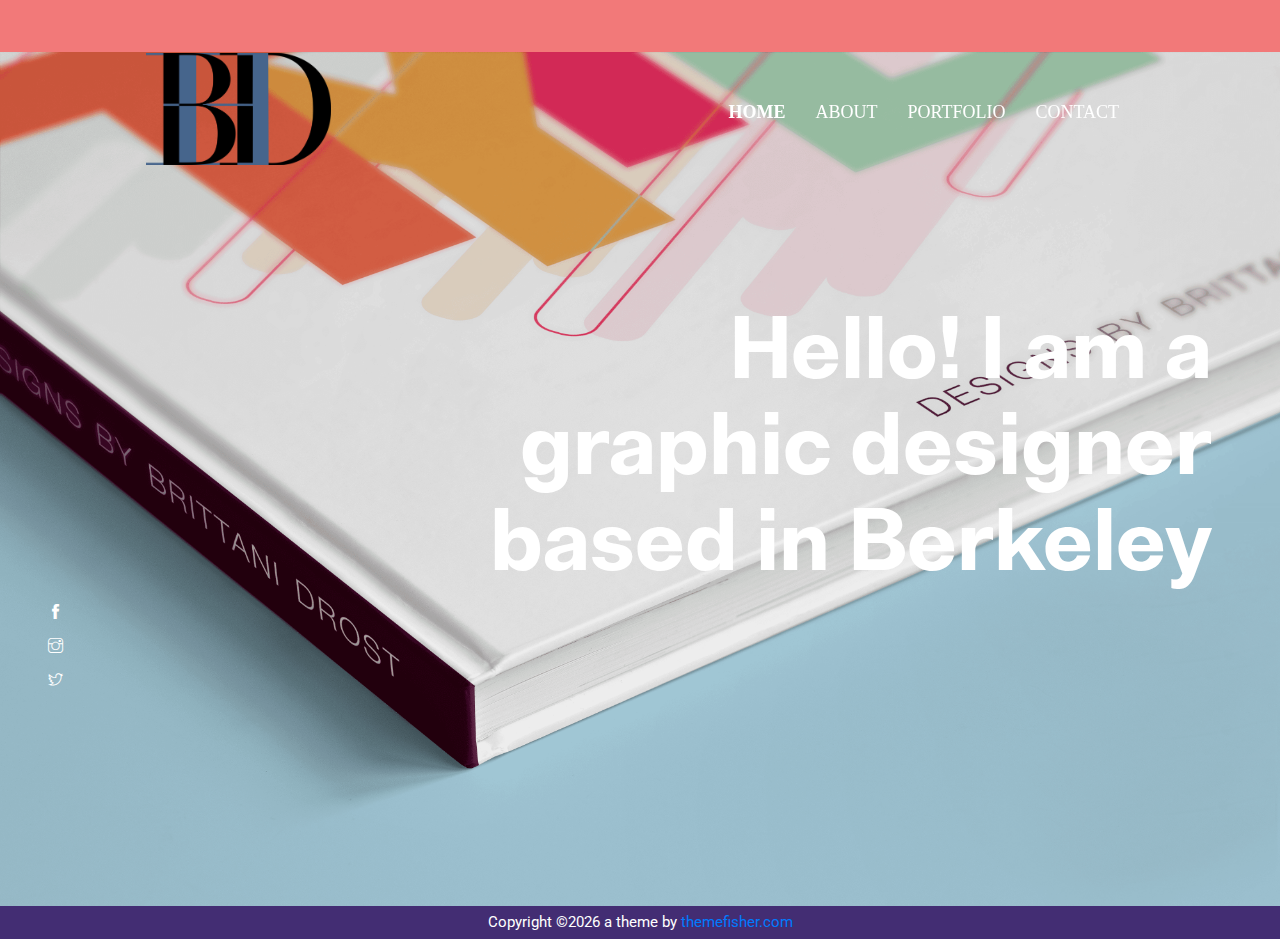
<file: index.html>
<!DOCTYPE html>
<html lang="zxx">

<head>
  <meta charset="utf-8">
  <title>Kross | Portfolio Template</title>

  <!-- mobile responsive meta -->
  <meta name="viewport" content="width=device-width, initial-scale=1">
  <meta name="viewport" content="width=device-width, initial-scale=1, maximum-scale=1">
  
  <!-- ** Plugins Needed for the Project ** -->
  <!-- Bootstrap -->
  <link rel="stylesheet" href="plugins/bootstrap/bootstrap.min.css">
  <!-- slick slider -->
  <link rel="stylesheet" href="plugins/slick/slick.css">
  <!-- themefy-icon -->
  <link rel="stylesheet" href="plugins/themify-icons/themify-icons.css">

  <!-- Main Stylesheet -->
  <link href="css/style.css" rel="stylesheet">
  
  <!--Favicon-->
  <link rel="shortcut icon" href="images/favicon.ico" type="image/x-icon">
  <link rel="icon" href="images/favicon.ico" type="image/x-icon">

</head>

<body>
  

<header class="navigation fixed-top">
  <nav class="navbar navbar-expand-lg navbar-dark">
    <a class="navbar-brand font-tertiary h3" href="index.html"><img src="images/bhd-logo.png" alt="Myself" style="width:185px;height:111.95px"></a>
    <button class="navbar-toggler" type="button" data-toggle="collapse" data-target="#navigation"
      aria-controls="navigation" aria-expanded="false" aria-label="Toggle navigation">
      <span class="navbar-toggler-icon"></span>
    </button>

    <div class="collapse navbar-collapse text-center" id="navigation">
      <ul class="navbar-nav ml-auto">
        <li class="nav-item active">
          <a class="nav-link" href="index.html">Home</a>
        </li>
        <li class="nav-item">
          <a class="nav-link" href="about.html">about</a>
        </li>
        <li class="nav-item">
          <a class="nav-link" href="portfolio.html">Portfolio</a>
        </li>
        <li class="nav-item">
          <a class="nav-link" href="contact.html">Contact</a>
        </li>
      </ul>
    </div>
  </nav>
</header>

<!-- hero area -->
<section class="hero-area bg-primary" id="parallax">
    <div class="row"></div>
      <div class="col-lg-11 mx-auto">
        <h1 class="text-white font-tertiary" style="text-align: right;">Hello! I am a<br>graphic designer<br>based in Berkeley</h1>
      </div>
    </div>
  </div>
  <div class="layer-bg w-100">
    <img class="img-fluid w-100" src="images/splash-book.png" alt="bg-shape">
  </div>

  <!-- social icon -->
  <ul class="list-unstyled ml-5 mt-3 position-relative zindex-1">
    <li class="mb-3"><a class="text-white" href="#"><i class="ti-facebook"></i></a></li>
    <li class="mb-3"><a class="text-white" href="#"><i class="ti-instagram"></i></a></li>
    <li class="mb-3"><a class="text-white" href="#"><i class="ti-twitter"></i></a></li>
  </ul>
  <!-- /social icon -->
</section>
<!-- /hero area -->


<!-- footer -->
<style>
  footer {
  text-align: center;
  padding: 3px;
  background-color: #432d73;
  color: white;
  }
</style>

<footer>
    <p class="footer mb-0 text-white">Copyright ©<script>
        var CurrentYear = new Date().getFullYear()
        document.write(CurrentYear)
      </script> a theme by <a href="https://themefisher.com">themefisher.com</a></p>
  </div>
</footer>
<!-- /footer -->

<!-- jQuery -->
<script src="plugins/jQuery/jquery.min.js"></script>
<!-- Bootstrap JS -->
<script src="plugins/bootstrap/bootstrap.min.js"></script>
<!-- slick slider -->
<script src="plugins/slick/slick.min.js"></script>
<!-- filter -->
<script src="plugins/shuffle/shuffle.min.js"></script>

<!-- Main Script -->
<script src="js/script.js"></script>

</body>
</html>
</file>
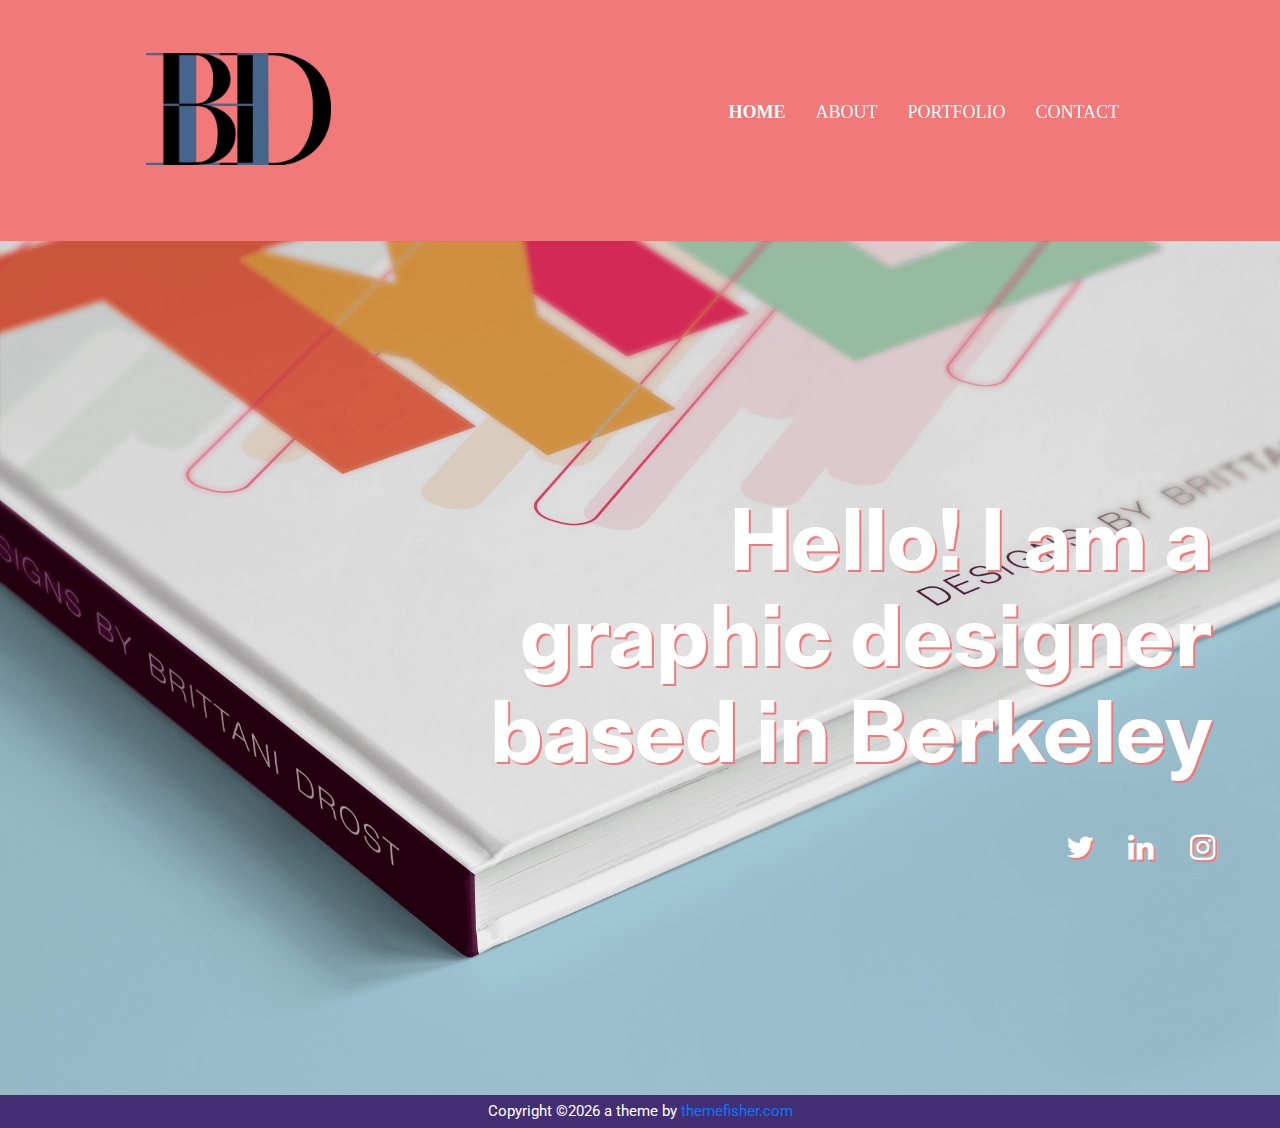
<file: themes/kross/index.html>
<!DOCTYPE html>
<html lang="zxx">

<head>
  <meta charset="utf-8">
  <title>Kross | Portfolio Template</title>

  <!-- mobile responsive meta -->
  <meta name="viewport" content="width=device-width, initial-scale=1">
  <meta name="viewport" content="width=device-width, initial-scale=1, maximum-scale=1">
  
  <!-- ** Plugins Needed for the Project ** -->
  <!-- Bootstrap -->
  <link rel="stylesheet" href="plugins/bootstrap/bootstrap.min.css">
  <!-- slick slider -->
  <link rel="stylesheet" href="plugins/slick/slick.css">
  <!-- themefy-icon -->
  <link rel="stylesheet" href="plugins/themify-icons/themify-icons.css">

  <!-- Main Stylesheet -->
  <link href="css/style.css" rel="stylesheet">
  
  <!--Favicon-->
  <link rel="shortcut icon" href="images/favicon.ico" type="image/x-icon">
  <link rel="icon" href="images/favicon.ico" type="image/x-icon">

  <meta name="viewport" content="width=device-width, initial-scale=1">
  <link rel="stylesheet" href="https://cdnjs.cloudflare.com/ajax/libs/font-awesome/4.7.0/css/font-awesome.min.css">
</head>

<body>
  

<header class="navigation fixed-top">
  <nav class="navbar navbar-expand-lg navbar-dark">
    <a class="navbar-brand font-tertiary h3" href="index.html"><img src="images/bhd-logo.png" alt="Myself" style="width:185px;height:111.95px"></a>
    <button class="navbar-toggler" type="button" data-toggle="collapse" data-target="#navigation"
      aria-controls="navigation" aria-expanded="false" aria-label="Toggle navigation">
      <span class="navbar-toggler-icon"></span>
    </button>

    <div class="collapse navbar-collapse text-center" id="navigation">
      <ul class="navbar-nav ml-auto">
        <li class="nav-item active">
          <a class="nav-link" href="index.html">Home</a>
        </li>
        <li class="nav-item">
          <a class="nav-link" href="about.html">About</a>
        </li>
        <li class="nav-item dropdown">
          <a class="nav-link" href="portfolio.html">Portfolio</a>
          <div class="dropdown-content">
            <a class="test" tabindex="-1" href="portfolio.html">Project List <span class="caret"></span></a>
              <ul class="dropdown-submenu">
                <li><a tabindex="-1" href="made-museum-page.html">THE MADE: Museum Redesign</a></li>
                <li><a tabindex="-1" href="#">Office Depot Redesign</a></li>
                <li><a tabindex="-1" href="#">Realistic Illustration (Teapot)</a></li>
                <li><a tabindex="-1" href="#">Forged Cyber Security Logo</a></li>
                <li><a tabindex="-1" href="#">Aesir Games Logo</a></li>
                <li><a tabindex="-1" href="#">NaNoWriMo Postcard</a></li>
                <li><a tabindex="-1" href="#">Let’s Get Batty Brochure</a></li>
                <li><a tabindex="-1" href="quarantine-crafting-page.html">Quarantine Crafting Magazine</a></li>
                <li><a tabindex="-1" href="#">Typography Process Book</a></li>
                <li><a tabindex="-1" href="#">US Women’s Lacrosse Magazine Covers</a></li>
                <li><a tabindex="-1" href="#">HOLES Book Redesign</a></li>
                <li><a tabindex="-1" href="#">Royal NIKE Billboard Campaign</a></li>
                <li><a tabindex="-1" href="#">THE RITUAL Movie Campaign</a></li>
              <li class="dropdown-submenu"></ul>
        <li class="nav-item">
          <a class="nav-link" href="contact.html">Contact</a>
        </li>
      </ul>
    </div>
  </nav>
</header>

<!-- hero area -->

<section class="hero-area bg-primary" id="parallax">
    <div class="row"></div>
      <div class="col-lg-11 mx-auto">
        <h1 class="text-white font-tertiary" style="text-align: right; text-shadow: 2px 2px #f27979 ;"><br><br>Hello! I am a<br>graphic designer<br>based in Berkeley<br>
          <span><a href="https://twitter.com/brittanihope08?lang=en" target="_blank" class="fa fa-twitter"></a></span>
          <span><a href="http://www.linkedin.com/in/brittanidrost" target="_blank" class="fa fa-linkedin"></a></span>
          <span></span><a href="https://www.instagram.com/hopebrittani/?hl=en" target="_blank" class="fa fa-instagram"></a></h1></span>
      </div>
      </div>
    </div>
  </div>
  <div class="layer-bg w-100">
    <img class="img-fluid w-100" src="images/splash-book.png" alt="bg-shape">
  </div>

  <!-- social icon -->
  
  <style>
    .fa {
      padding: 20px;
      font-size: 30px;
      width: 30px;
      text-align: center;
      text-decoration: none;
      margin: 5px 2px;
      border-radius: 50%;
    }
    
    .fa:hover {
        opacity: 0.7;
    }
    
    .fa-twitter {
      color: white;
    }
    
    .fa-linkedin {
      color: white;
    }
   
    .fa-instagram {
      color: white;
    }
    </style>
  
  <!-- /social icon -->
</section>
<!-- /hero area -->


<!-- footer -->
<style>
  footer {
  text-align: center;
  padding: 3px;
  background-color: #432d73;
  color: white;
  }
</style>

<footer>
    <p class="footer mb-0 text-white">Copyright ©<script>
        var CurrentYear = new Date().getFullYear()
        document.write(CurrentYear)
      </script> a theme by <a href="https://themefisher.com">themefisher.com</a>
      </p>
  </div>
</footer>
<!-- /footer -->

<!-- jQuery -->
<script src="plugins/jQuery/jquery.min.js"></script>
<!-- Bootstrap JS -->
<script src="plugins/bootstrap/bootstrap.min.js"></script>
<!-- slick slider -->
<script src="plugins/slick/slick.min.js"></script>
<!-- filter -->
<script src="plugins/shuffle/shuffle.min.js"></script>

<!-- Main Script -->
<script src="js/script.js"></script>

</body>
</html>
</file>
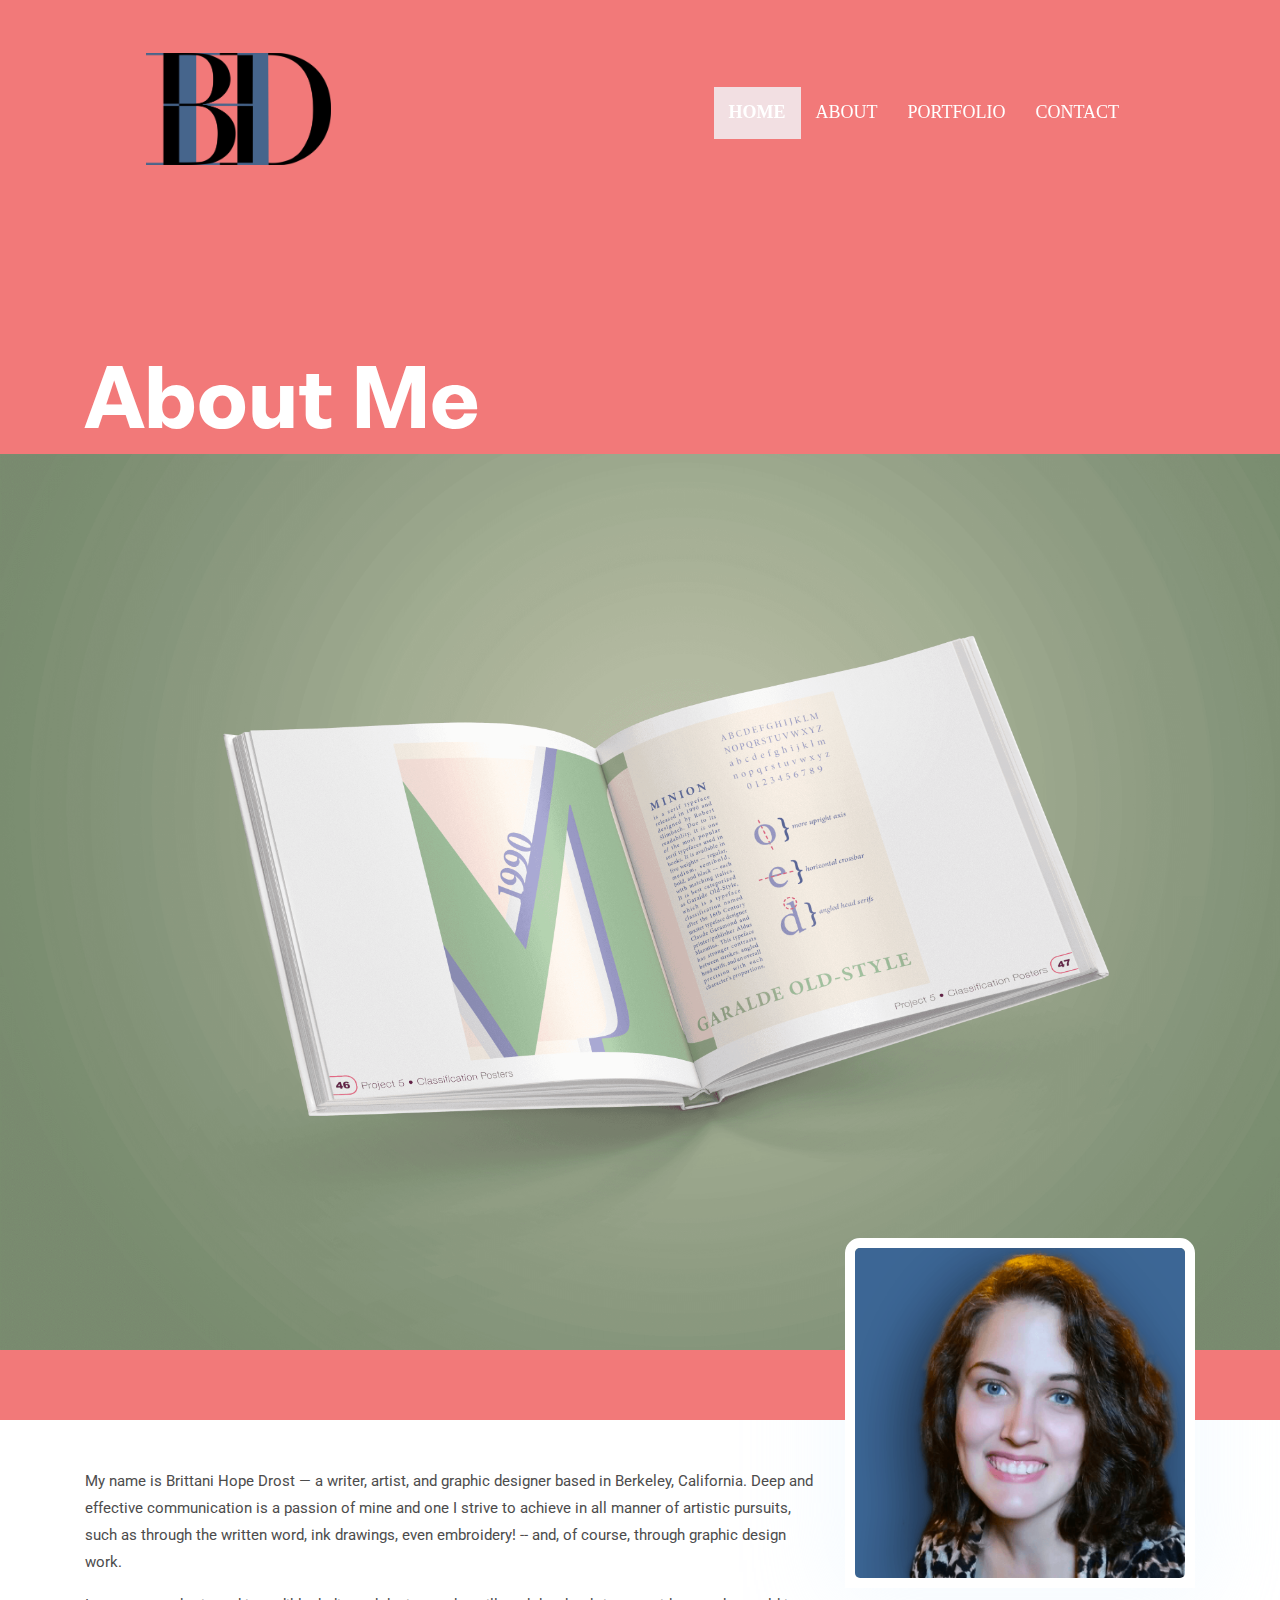
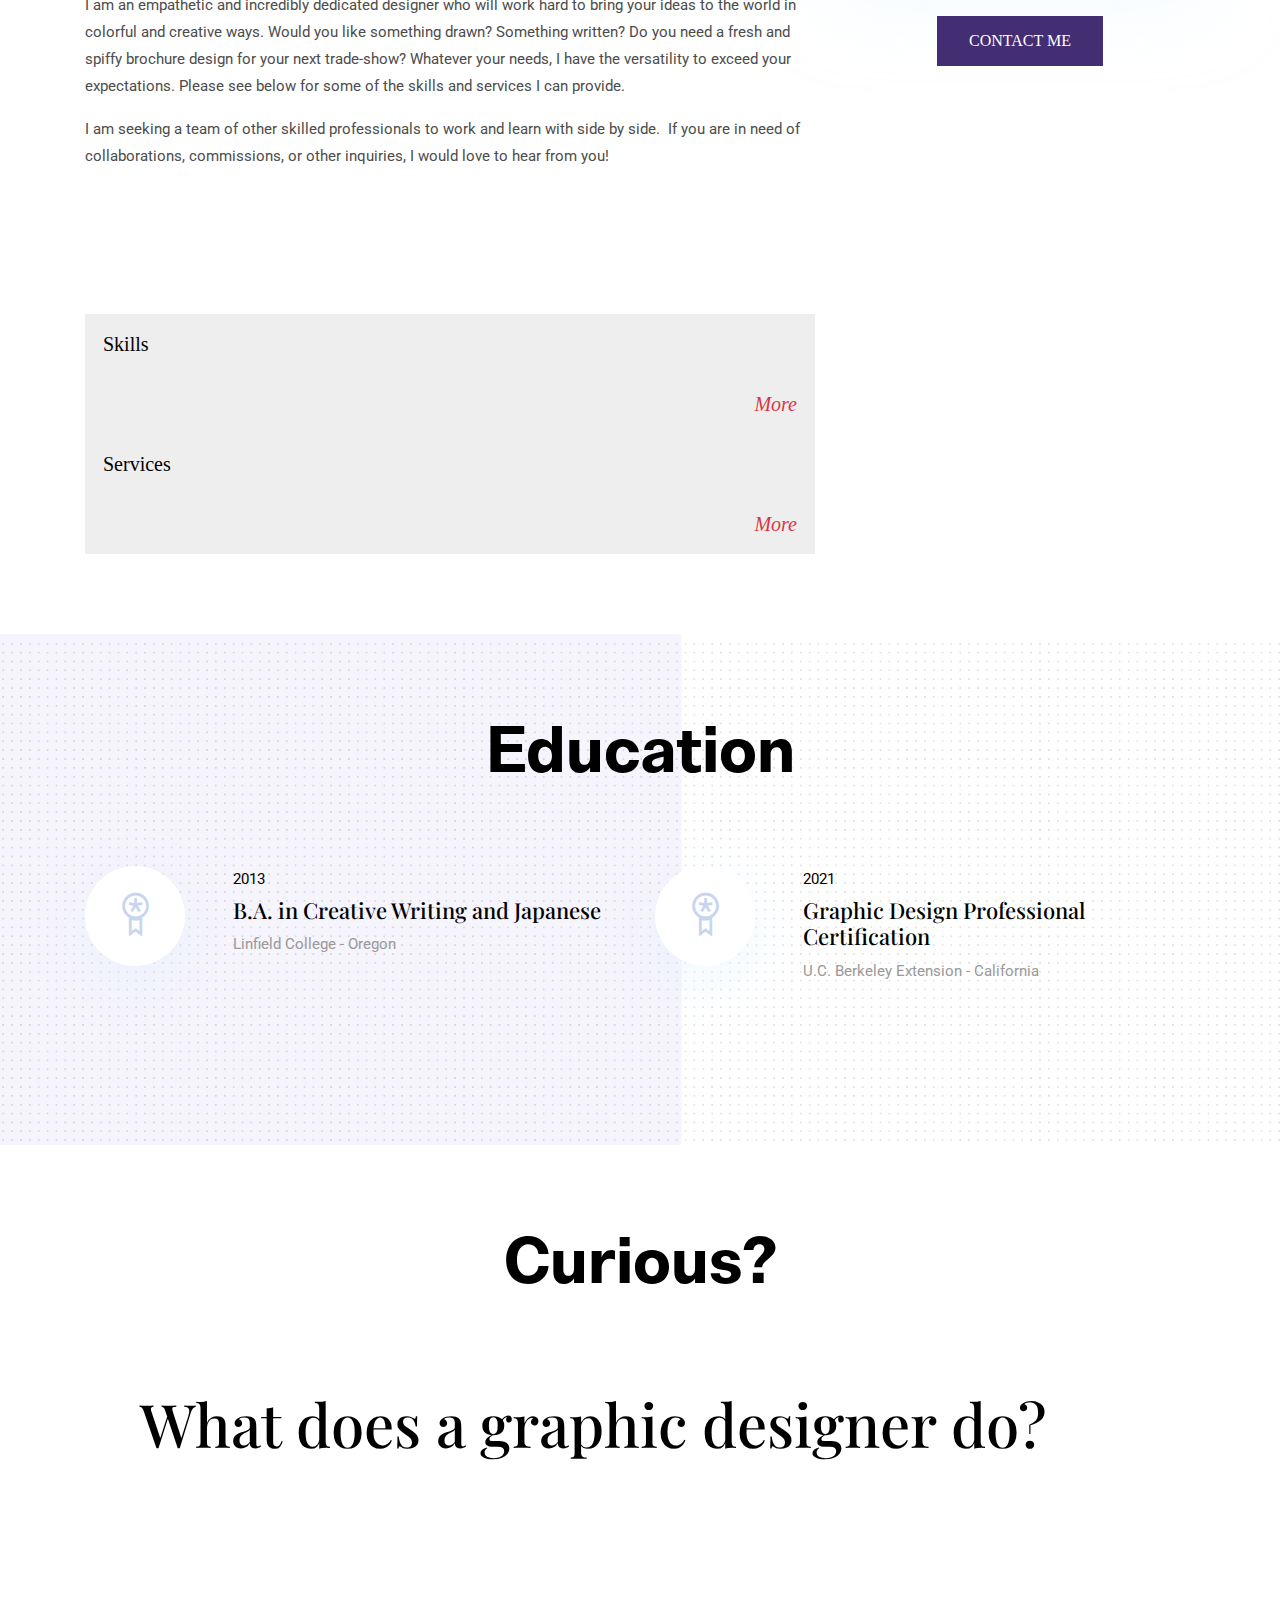
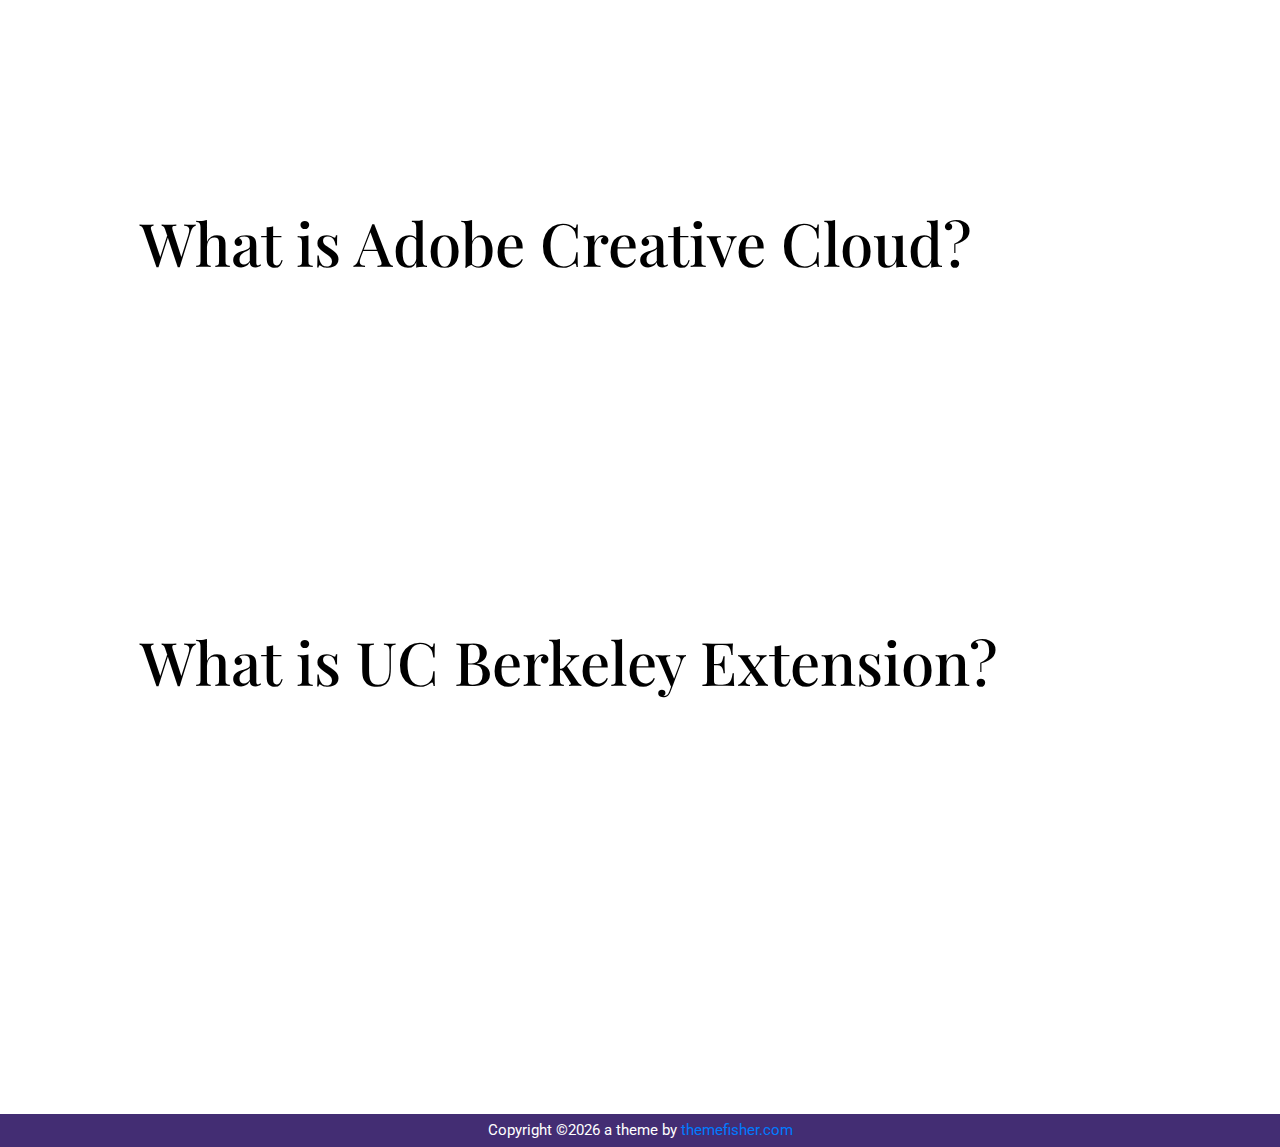
<file: about.html>
<!DOCTYPE html>
<html lang="zxx">

<head>
  <meta charset="utf-8">
  <title>Kross | Portfolio Template</title>

  <!-- mobile responsive meta -->
  <meta name="viewport" content="width=device-width, initial-scale=1">
  <meta name="viewport" content="width=device-width, initial-scale=1, maximum-scale=1">
  
  <!-- ** Plugins Needed for the Project ** -->
  <!-- Bootstrap -->
  <link rel="stylesheet" href="plugins/bootstrap/bootstrap.min.css">
  <!-- slick slider -->
  <link rel="stylesheet" href="plugins/slick/slick.css">
  <!-- themefy-icon -->
  <link rel="stylesheet" href="plugins/themify-icons/themify-icons.css">

  <!-- Main Stylesheet -->
  <link href="css/style.css" rel="stylesheet">
  
  <!--Favicon-->
  <link rel="shortcut icon" href="images/favicon.ico" type="image/x-icon">
  <link rel="icon" href="images/favicon.ico" type="image/x-icon">

</head>

<body>
  

<header class="navigation fixed-top">
  <nav class="navbar navbar-expand-lg navbar-dark">
    <a class="navbar-brand font-tertiary h3" href="index.html"><img src="images/bhd-logo.png" alt="Myself" style="width:185px;height:111.95px"></a>
    <button class="navbar-toggler" type="button" data-toggle="collapse" data-target="#navigation"
      aria-controls="navigation" aria-expanded="false" aria-label="Toggle navigation">
      <span class="navbar-toggler-icon"></span>
    </button>

    <div class="collapse navbar-collapse text-center" id="navigation">
      <ul class="navbar-nav ml-auto">
        <li class="nav-item active">
          <a class="nav-link" href="index.html">Home</a>
        </li>
        <li class="nav-item">
          <a class="nav-link" href="about.html">about</a>
        </li>
        <li class="nav-item">
          <a class="nav-link" href="portfolio.html">Portfolio</a>
        </li>
        <li class="nav-item">
          <a class="nav-link" href="contact.html">Contact</a>
        </li>
      </ul>
    </div>
  </nav>
</header>

<!-- page title -->
<section class="page-title-alt bg-primary position-relative">
  <div class="container">
    <div class="row">
      <div class="col-12">
        <h1 class="text-white font-tertiary">About Me</h1>
      </div>
    </div>
  </div>
  <!-- background shapes -->
  <img class="img-fluid w-100" src="images/process-book-green.png" alt="illustrations" class="bg-shape-1 w-100">
</section>
<!-- /page title -->

<!-- about -->

<section class="section pt-5">
  <div class="container">
    <div class="row">
      <div class="col-md-8">
        <p>My name is Brittani Hope Drost — a writer, artist, and graphic designer based in Berkeley, California. 
           Deep and effective communication is a passion of mine and one I strive to achieve in all manner of artistic 
           pursuits, such as through the written word, ink drawings, even embroidery! -- and, of course, through graphic design work. </p>
        <p>I am an empathetic and incredibly dedicated designer who will work hard to bring your ideas to the world 
          in colorful and creative ways. Would you like something drawn? Something written? Do you need a fresh and spiffy brochure design for 
          your next trade-show? Whatever your needs, I have the versatility to exceed your expectations. Please see below
          for some of the skills and services I can provide.</p>
        <p>I am seeking a team of other skilled professionals to work and learn with side by side. 
          If you are in need of collaborations, commissions, or other inquiries, I would love to hear from you! 
        </p>
      </div>
      <div class="col-md-4 text-center drag-lg-top">
        <div class="shadow-down mb-4">
          <img src="images/profile.png" alt="author" class="img-fluid w-100 rounded-lg border-thick border-white">
        </div>
          <style>
            .button {
              border: none;
              color: white;
              padding: 15px 32px;
              text-align: center;
              text-decoration: none;
              display: inline-block;
              font-family: "OpenSans-Bold";
              font-size: 16px;
              margin: 4px 2px;
              cursor: pointer;
            }
            
            .button1 {background-color: #432d73;} /*purple button
            .button2 {background-color: #008CBA;} /* Blue */
            </style>
         <button class="button button1" onclick="location.href='contact.html'" type="button">CONTACT ME</button> 
      </div>
    </div>
  </div>
</section>
<!-- /about -->

<!--accordion-->
<style>

.accordion {
  background-color: #eee;
  color: black;
  cursor: pointer;
  padding: 18px;
  width: 100%;
  border: none;
  text-align: left;
  outline: none;
  font-family: 'BwNistalnt-xBd';
  font-size: 20px;
  transition: 0.4s;
}

.active,
.accordion:hover {
  background-color: #f2dfe2; 
}

.panel {
  display: none;
  overflow: hidden;
}
.panel {
  padding: 18px 18px;
  display: none;
  background-color: white;
  overflow: hidden;
}
ul.a {
  list-style-type: square;
}
</style>
<!--END accordion-->

<section class="section pt-5">
  <div class="container">
    <div class="row">
      <div class="col-md-8">
  <div>
          <button class="accordion">Skills</button>
            <ul class="panel a">
              <li>Photoshop</li>
              <li>InDesign</li>
              <li>Illustrator</li>
              <li>Procreate</li>
              <li>Traditional illustration</li>
              <dd>- e.g. pencil work, ink drawing, watercolor, etc.</dd>
              <li>Copywriting and editing</li>
              <li>Mac OS and Windows</li>
              <li>Microsoft Office</li>
              <dd>- Outlook, Windows, Excel, and Powerpoint</dd>
              <li>Public speaking</li>
            </ul>
      
          <div class="accordion" style="text-align: right; font-style: italic; color: #d93644;">More</div>
        </div>

        <div>
          <button class="accordion">Services</button>
            <ul class="panel a">
              <li>Brand design</li>
              <li>Logo design</li>
              <li>Vector illustrations</li>
              <li>Editorial design
              <li>Marketing materials</li>
              <dd>-e.g. brochures, infographics, posters, business cards, etc.</dd>
              <li>Web design</li>
              <li>Social media ads</li>
              <li>Event invitations</li>
              <li>Copywriting</li>
            </ul>
      
          <div class="accordion" style="text-align: right; font-style: italic; color: #d93644;">More</div>
        </div>
      </div>
      
    </aside>
  </body>
  <!-- BEG JavaScript -->
  <script>
    var acc = document.getElementsByClassName("accordion");
    var i;
    for (i = 0; i < acc.length; i++) {
      acc[i].addEventListener("click", function () {
        this.classList.toggle("active");
        var panel = this.previousElementSibling;
        if (panel.style.display === "block") {
          panel.style.display = "none";
          this.innerHTML = "More";
        } else {
          panel.style.display = "block";
          this.innerHTML = "Less";
        }
      });
    }
  </script>
  </section>
  <!-- END JavaScript -->

<!-- team -->
<section class="section bg-cover" data-background="images/backgrounds/team-bg.png">
  <div class="container">
    <div class="row">
      <div class="col-12 text-center">
        <h2 class="section-title">Education</h2>
      </div>
      <div class="col-lg-6 col-md-6 mb-80">
        <div class="d-flex">
          <div class="mr-lg-5 mr-3">
            <i class="ti-medall icon icon-light icon-bg bg-white shadow rounded-circle d-block"></i>
          </div>
          <div>
            <p class="text-dark mb-1">2013</p>
            <h4>B.A. in Creative Writing and Japanese</h4>
            <p class="mb-0 text-light">Linfield College - Oregon</p>
          </div>
        </div>
      </div>
      <div class="col-lg-6 col-md-6 mb-80">
        <div class="d-flex">
          <div class="mr-lg-5 mr-3">
            <i class="ti-medall icon icon-light icon-bg bg-white shadow rounded-circle d-block"></i>
          </div>
          <div>
            <p class="text-dark mb-1">2021</p>
            <h4>Graphic Design Professional Certification</h4>
            <p class="mb-0 text-light">U.C. Berkeley Extension - California</p>
          </div>
        </div>
      </div>
</section>
<!-- /team -->

<style>

.flex-container {
  display: flex;
  flex-wrap: wrap;
  flex-direction: row;
  justify-content: space-evenly;
  padding: 0;
}
.flex-container > div {
  width: 33%;
  padding: 5px;
}

.flex-container > span {
  padding: 10px 0px;
}
</style>
<!-- YouTube -->
<section class="section">
  <div class="container">
    <div class="row">
      <div class="col-12 text-center">
        <h2 class="section-title">Curious?</h2>
      </div>
    </div>
    <div class="flex-container">
      <span style="width: 1000px; word-wrap: break-word;">
        <h2>What does a graphic designer do?</h2>
        <iframe 
          width="500" 
          height="315" 
          src="https://www.youtube.com/embed/KMLprLEc8HI" 
          title="What does a graphic designer do?"
          frameborder="0" 
          allow="autoplay; encrypted-media">
        </iframe>
      </div>
      <div class="flex-container">
        <span style="width: 1000px; word-wrap: break-word;">
          <h2>What is Adobe Creative Cloud?</h2>
          <iframe 
            width="500" 
            height="315" 
            src="https://www.youtube.com/embed/ljFCQPlHtio" 
            title="What is Adobe Creative Cloud?"
            frameborder="0" 
            allow="autoplay; encrypted-media">
          </iframe>
        </div> 
        <div class="flex-container">
          <span style="width: 1000px; word-wrap: break-word;">
            <h2>What is UC Berkeley Extension?</h2>
            <iframe 
              width="500" 
              height="315" 
              src="https://www.youtube.com/embed/9CS6i5Cyb5U" 
              title="What is UC Berkeley Extension?"
              frameborder="0" 
              allow="autoplay; encrypted-media">
            </iframe>
          </div> 
</section>
<!-- /Youtube -->


<!-- footer -->
<style>
  footer {
  text-align: center;
  padding: 3px;
  background-color: #432d73;
  color: white;
  }
</style>

<footer>
    <p class="footer mb-0 text-white">Copyright ©<script>
        var CurrentYear = new Date().getFullYear()
        document.write(CurrentYear)
      </script> a theme by <a href="https://themefisher.com">themefisher.com</a></p>
  </div>
</footer>
<!-- /footer -->

<!-- jQuery -->
<script src="plugins/jQuery/jquery.min.js"></script>
<!-- Bootstrap JS -->
<script src="plugins/bootstrap/bootstrap.min.js"></script>
<!-- slick slider -->
<script src="plugins/slick/slick.min.js"></script>
<!-- filter -->
<script src="plugins/shuffle/shuffle.min.js"></script>

<!-- Main Script -->
<script src="js/script.js"></script>

</body>
</html>
</file>
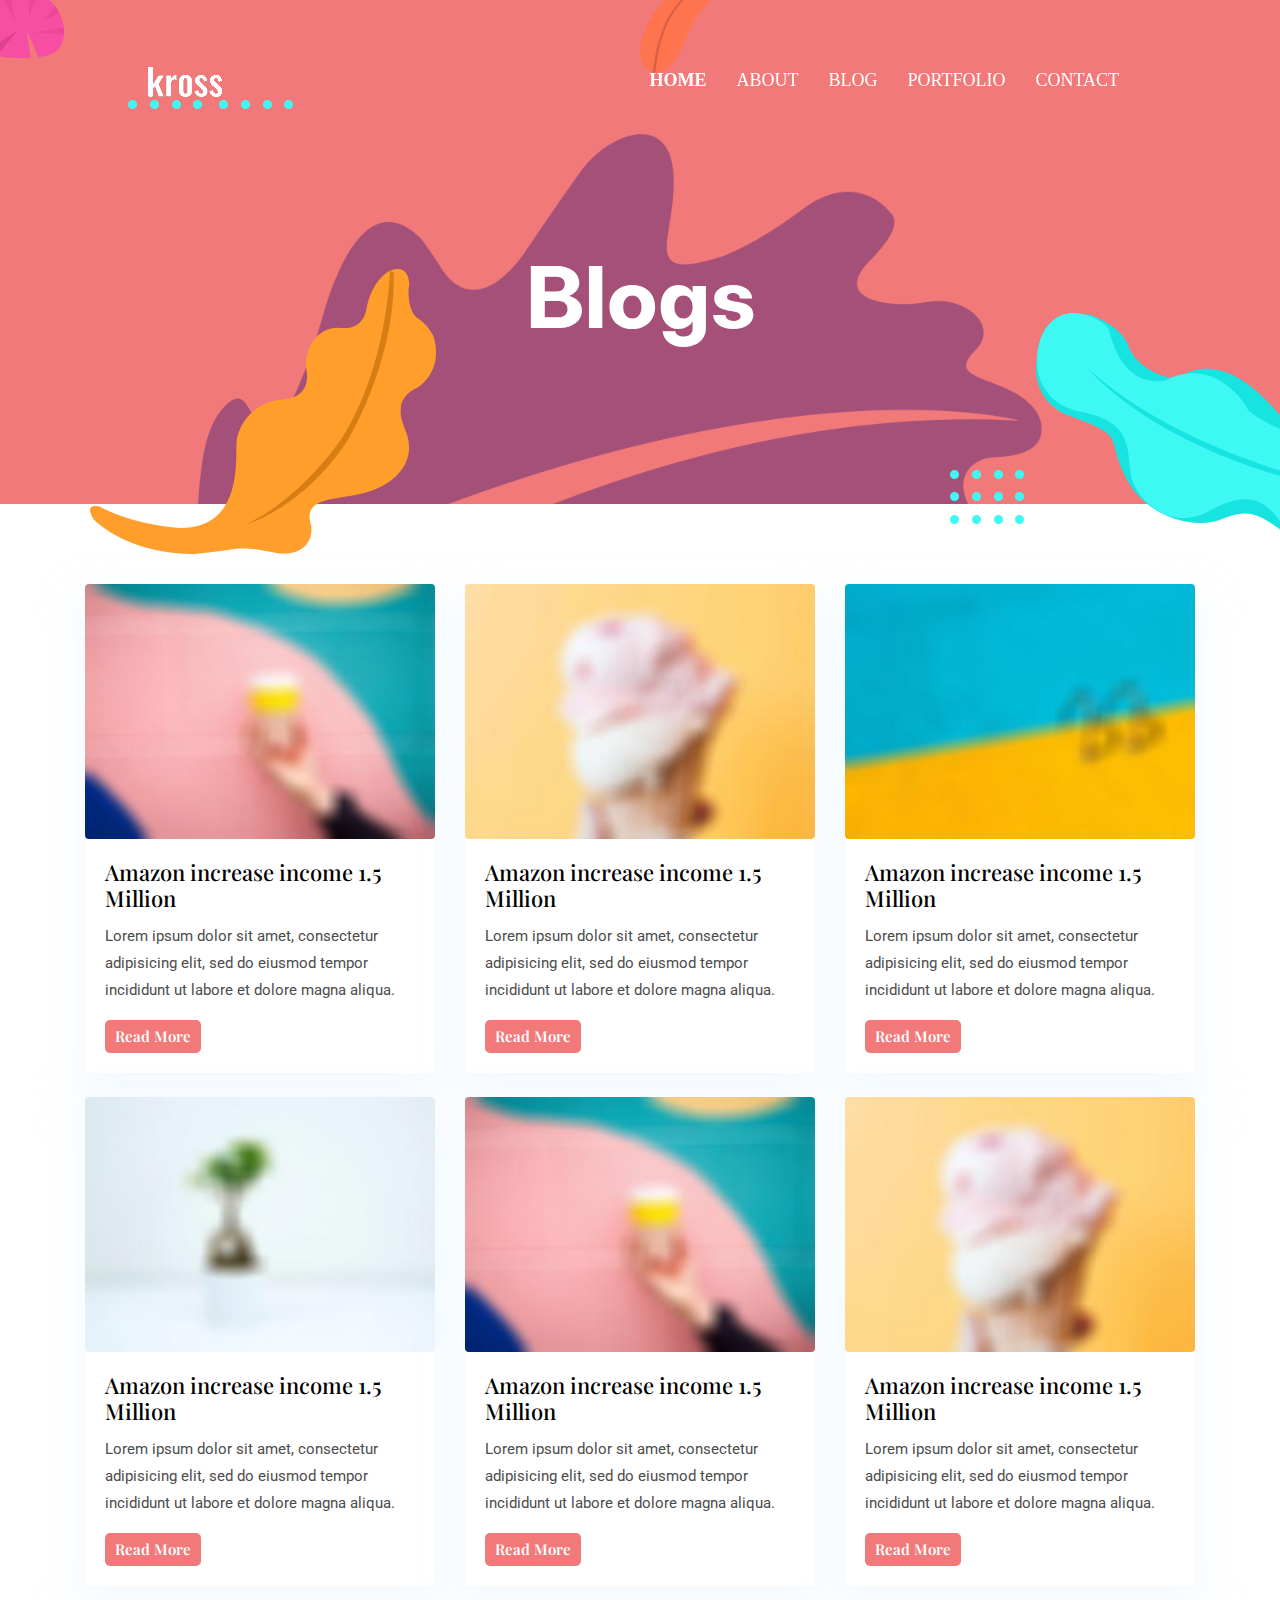
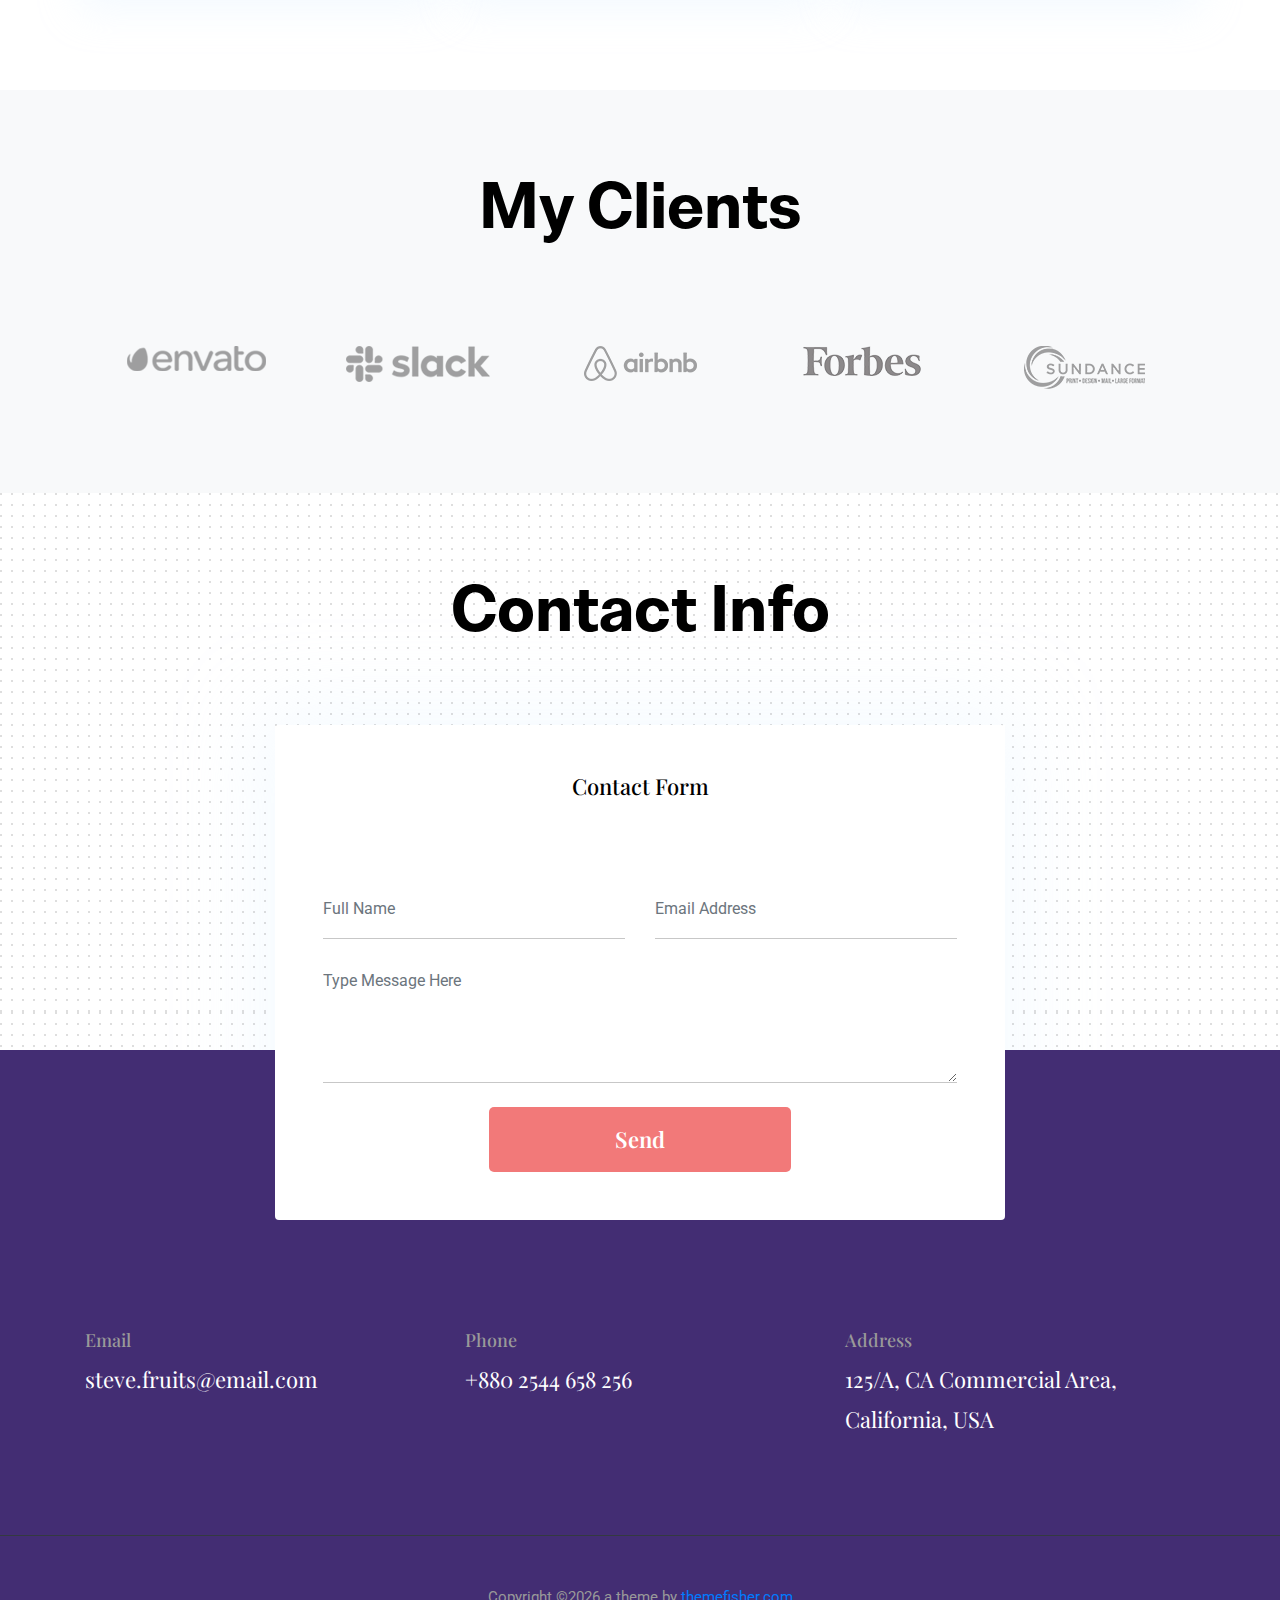
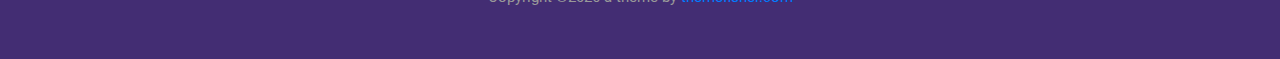
<file: blog.html>
<!DOCTYPE html>
<html lang="zxx">

<head>
  <meta charset="utf-8">
  <title>Kross | Portfolio Template</title>

  <!-- mobile responsive meta -->
  <meta name="viewport" content="width=device-width, initial-scale=1">
  <meta name="viewport" content="width=device-width, initial-scale=1, maximum-scale=1">
  
  <!-- ** Plugins Needed for the Project ** -->
  <!-- Bootstrap -->
  <link rel="stylesheet" href="plugins/bootstrap/bootstrap.min.css">
  <!-- slick slider -->
  <link rel="stylesheet" href="plugins/slick/slick.css">
  <!-- themefy-icon -->
  <link rel="stylesheet" href="plugins/themify-icons/themify-icons.css">

  <!-- Main Stylesheet -->
  <link href="css/style.css" rel="stylesheet">
  
  <!--Favicon-->
  <link rel="shortcut icon" href="images/favicon.ico" type="image/x-icon">
  <link rel="icon" href="images/favicon.ico" type="image/x-icon">

</head>

<body>
  

<header class="navigation fixed-top">
  <nav class="navbar navbar-expand-lg navbar-dark">
    <a class="navbar-brand font-tertiary h3" href="index.html"><img src="images/logo.png" alt="Myself"></a>
    <button class="navbar-toggler" type="button" data-toggle="collapse" data-target="#navigation"
      aria-controls="navigation" aria-expanded="false" aria-label="Toggle navigation">
      <span class="navbar-toggler-icon"></span>
    </button>

    <div class="collapse navbar-collapse text-center" id="navigation">
      <ul class="navbar-nav ml-auto">
        <li class="nav-item active">
          <a class="nav-link" href="index.html">Home</a>
        </li>
        <li class="nav-item">
          <a class="nav-link" href="about.html">about</a>
        </li>
        <li class="nav-item">
          <a class="nav-link" href="blog.html">Blog</a>
        </li>
        <li class="nav-item">
          <a class="nav-link" href="portfolio.html">Portfolio</a>
        </li>
        <li class="nav-item">
          <a class="nav-link" href="contact.html">Contact</a>
        </li>
      </ul>
    </div>
  </nav>
</header>

<!-- page title -->
<section class="page-title bg-primary position-relative">
  <div class="container">
    <div class="row">
      <div class="col-12 text-center">
        <h1 class="text-white font-tertiary">Blogs</h1>
      </div>
    </div>
  </div>
  <!-- background shapes -->
  <img src="images/illustrations/page-title.png" alt="illustrations" class="bg-shape-1 w-100">
  <img src="images/illustrations/leaf-pink-round.png" alt="illustrations" class="bg-shape-2">
  <img src="images/illustrations/dots-cyan.png" alt="illustrations" class="bg-shape-3">
  <img src="images/illustrations/leaf-orange.png" alt="illustrations" class="bg-shape-4">
  <img src="images/illustrations/leaf-yellow.png" alt="illustrations" class="bg-shape-5">
  <img src="images/illustrations/dots-group-cyan.png" alt="illustrations" class="bg-shape-6">
  <img src="images/illustrations/leaf-cyan-lg.png" alt="illustrations" class="bg-shape-7">
</section>
<!-- /page title -->

<!-- blog -->
<section class="section">
  <div class="container">
    <div class="row">
        <div class="col-lg-4 col-sm-6 mb-4">
          <article class="card shadow">
            <img class="rounded card-img-top" src="images/blog/post-5.jpg" alt="post-thumb">
            <div class="card-body">
              <h4 class="card-title"><a class="text-dark" href="blog-single.html">Amazon increase income 1.5 Million</a>
              </h4>
              <p class="cars-text">Lorem ipsum dolor sit amet, consectetur adipisicing elit, sed do eiusmod tempor
                incididunt ut labore et
                dolore magna aliqua.</p>
              <a href="blog-single.html" class="btn btn-xs btn-primary">Read More</a>
            </div>
          </article>
        </div>
      <div class="col-lg-4 col-sm-6 mb-4">
        <article class="card shadow">
          <img class="rounded card-img-top" src="images/blog/post-2.jpg" alt="post-thumb">
          <div class="card-body">
            <h4 class="card-title"><a class="text-dark" href="blog-single.html">Amazon increase income 1.5 Million</a>
            </h4>
            <p class="cars-text">Lorem ipsum dolor sit amet, consectetur adipisicing elit, sed do eiusmod tempor
              incididunt ut labore et
              dolore magna aliqua.</p>
            <a href="blog-single.html" class="btn btn-xs btn-primary">Read More</a>
          </div>
        </article>
      </div>
      <div class="col-lg-4 col-sm-6 mb-4">
        <article class="card shadow">
          <img class="rounded card-img-top" src="images/blog/post-3.jpg" alt="post-thumb">
          <div class="card-body">
            <h4 class="card-title"><a class="text-dark" href="blog-single.html">Amazon increase income 1.5 Million</a>
            </h4>
            <p class="cars-text">Lorem ipsum dolor sit amet, consectetur adipisicing elit, sed do eiusmod tempor
              incididunt ut labore et
              dolore magna aliqua.</p>
            <a href="blog-single.html" class="btn btn-xs btn-primary">Read More</a>
          </div>
        </article>
      </div>
      <div class="col-lg-4 col-sm-6 mb-4">
        <article class="card shadow">
          <img class="rounded card-img-top" src="images/blog/post-4.jpg" alt="post-thumb">
          <div class="card-body">
            <h4 class="card-title"><a class="text-dark" href="blog-single.html">Amazon increase income 1.5 Million</a>
            </h4>
            <p class="cars-text">Lorem ipsum dolor sit amet, consectetur adipisicing elit, sed do eiusmod tempor
              incididunt ut labore et
              dolore magna aliqua.</p>
            <a href="blog-single.html" class="btn btn-xs btn-primary">Read More</a>
          </div>
        </article>
      </div>
      <div class="col-lg-4 col-sm-6 mb-4">
        <article class="card shadow">
          <img class="rounded card-img-top" src="images/blog/post-5.jpg" alt="post-thumb">
          <div class="card-body">
            <h4 class="card-title"><a class="text-dark" href="blog-single.html">Amazon increase income 1.5 Million</a>
            </h4>
            <p class="cars-text">Lorem ipsum dolor sit amet, consectetur adipisicing elit, sed do eiusmod tempor
              incididunt ut labore et
              dolore magna aliqua.</p>
            <a href="blog-single.html" class="btn btn-xs btn-primary">Read More</a>
          </div>
        </article>
      </div>
      <div class="col-lg-4 col-sm-6 mb-4">
        <article class="card shadow">
          <img class="rounded card-img-top" src="images/blog/post-2.jpg" alt="post-thumb">
          <div class="card-body">
            <h4 class="card-title"><a class="text-dark" href="blog-single.html">Amazon increase income 1.5 Million</a>
            </h4>
            <p class="cars-text">Lorem ipsum dolor sit amet, consectetur adipisicing elit, sed do eiusmod tempor
              incididunt ut labore et
              dolore magna aliqua.</p>
            <a href="blog-single.html" class="btn btn-xs btn-primary">Read More</a>
          </div>
        </article>
      </div>
    </div>
  </div>
</section>
<!-- /blog -->

<!-- clients -->
<section class="section bg-light">
  <div class="container">
    <div class="row">
      <div class="col-12 text-center">
        <h2 class="section-title">My Clients</h2>
      </div>
    </div>
    <div class="row">
      <div class="col-12">
        <div class="client-logo-slider d-flex align-items-center">
          <a href="#" class="text-center d-block outline-0 p-4"><img class="d-unset img-fluid"
              src="images/clients-logo/client-logo-1.png" alt="client-logo"></a>
          <a href="#" class="text-center d-block outline-0 p-4"><img class="d-unset img-fluid"
              src="images/clients-logo/client-logo-2.png" alt="client-logo"></a>
          <a href="#" class="text-center d-block outline-0 p-4"><img class="d-unset img-fluid"
              src="images/clients-logo/client-logo-3.png" alt="client-logo"></a>
          <a href="#" class="text-center d-block outline-0 p-4"><img class="d-unset img-fluid"
              src="images/clients-logo/client-logo-4.png" alt="client-logo"></a>
          <a href="#" class="text-center d-block outline-0 p-4"><img class="d-unset img-fluid"
              src="images/clients-logo/client-logo-5.png" alt="client-logo"></a>
          <a href="#" class="text-center d-block outline-0 p-4"><img class="d-unset img-fluid"
              src="images/clients-logo/client-logo-1.png" alt="client-logo"></a>
          <a href="#" class="text-center d-block outline-0 p-4"><img class="d-unset img-fluid"
              src="images/clients-logo/client-logo-2.png" alt="client-logo"></a>
          <a href="#" class="text-center d-block outline-0 p-4"><img class="d-unset img-fluid"
              src="images/clients-logo/client-logo-3.png" alt="client-logo"></a>
          <a href="#" class="text-center d-block outline-0 p-4"><img class="d-unset img-fluid"
              src="images/clients-logo/client-logo-4.png" alt="client-logo"></a>
          <a href="#" class="text-center d-block outline-0 p-4"><img class="d-unset img-fluid"
              src="images/clients-logo/client-logo-5.png" alt="client-logo"></a>
        </div>
      </div>
    </div>
  </div>
</section>
<!-- /clients -->

<!-- contact -->
<section class="section section-on-footer" data-background="images/backgrounds/bg-dots.png">
  <div class="container">
    <div class="row">
      <div class="col-12 text-center">
        <h2 class="section-title">Contact Info</h2>
      </div>
      <div class="col-lg-8 mx-auto">
        <div class="bg-white rounded text-center p-5 shadow-down">
          <h4 class="mb-80">Contact Form</h4>
          <form action="#" class="row">
            <div class="col-md-6">
              <input type="text" id="name" name="name" placeholder="Full Name" class="form-control px-0 mb-4">
            </div>
            <div class="col-md-6">
              <input type="email" id="email" name="email" placeholder="Email Address" class="form-control px-0 mb-4">
            </div>
            <div class="col-12">
              <textarea name="message" id="message" class="form-control px-0 mb-4"
                placeholder="Type Message Here"></textarea>
            </div>
            <div class="col-lg-6 col-10 mx-auto">
              <button class="btn btn-primary w-100">send</button>
            </div>
          </form>
        </div>
      </div>
    </div>
  </div>
</section>
<!-- /contact -->

<!-- footer -->
<footer class="bg-dark footer-section">
  <div class="section">
    <div class="container">
      <div class="row">
        <div class="col-md-4">
          <h5 class="text-light">Email</h5>
          <p class="text-white paragraph-lg font-secondary">steve.fruits@email.com</p>
        </div>
        <div class="col-md-4">
          <h5 class="text-light">Phone</h5>
          <p class="text-white paragraph-lg font-secondary">+880 2544 658 256</p>
        </div>
        <div class="col-md-4">
          <h5 class="text-light">Address</h5>
          <p class="text-white paragraph-lg font-secondary">125/A, CA Commercial Area, California, USA</p>
        </div>
      </div>
    </div>
  </div>
  <div class="border-top text-center border-dark py-5">
    <p class="mb-0 text-light">Copyright ©<script>
        var CurrentYear = new Date().getFullYear()
        document.write(CurrentYear)
      </script> a theme by <a href="https://themefisher.com">themefisher.com</a></p>
  </div>
</footer>
<!-- /footer -->

<!-- jQuery -->
<script src="plugins/jQuery/jquery.min.js"></script>
<!-- Bootstrap JS -->
<script src="plugins/bootstrap/bootstrap.min.js"></script>
<!-- slick slider -->
<script src="plugins/slick/slick.min.js"></script>
<!-- filter -->
<script src="plugins/shuffle/shuffle.min.js"></script>

<!-- Main Script -->
<script src="js/script.js"></script>

</body>
</html>
</file>
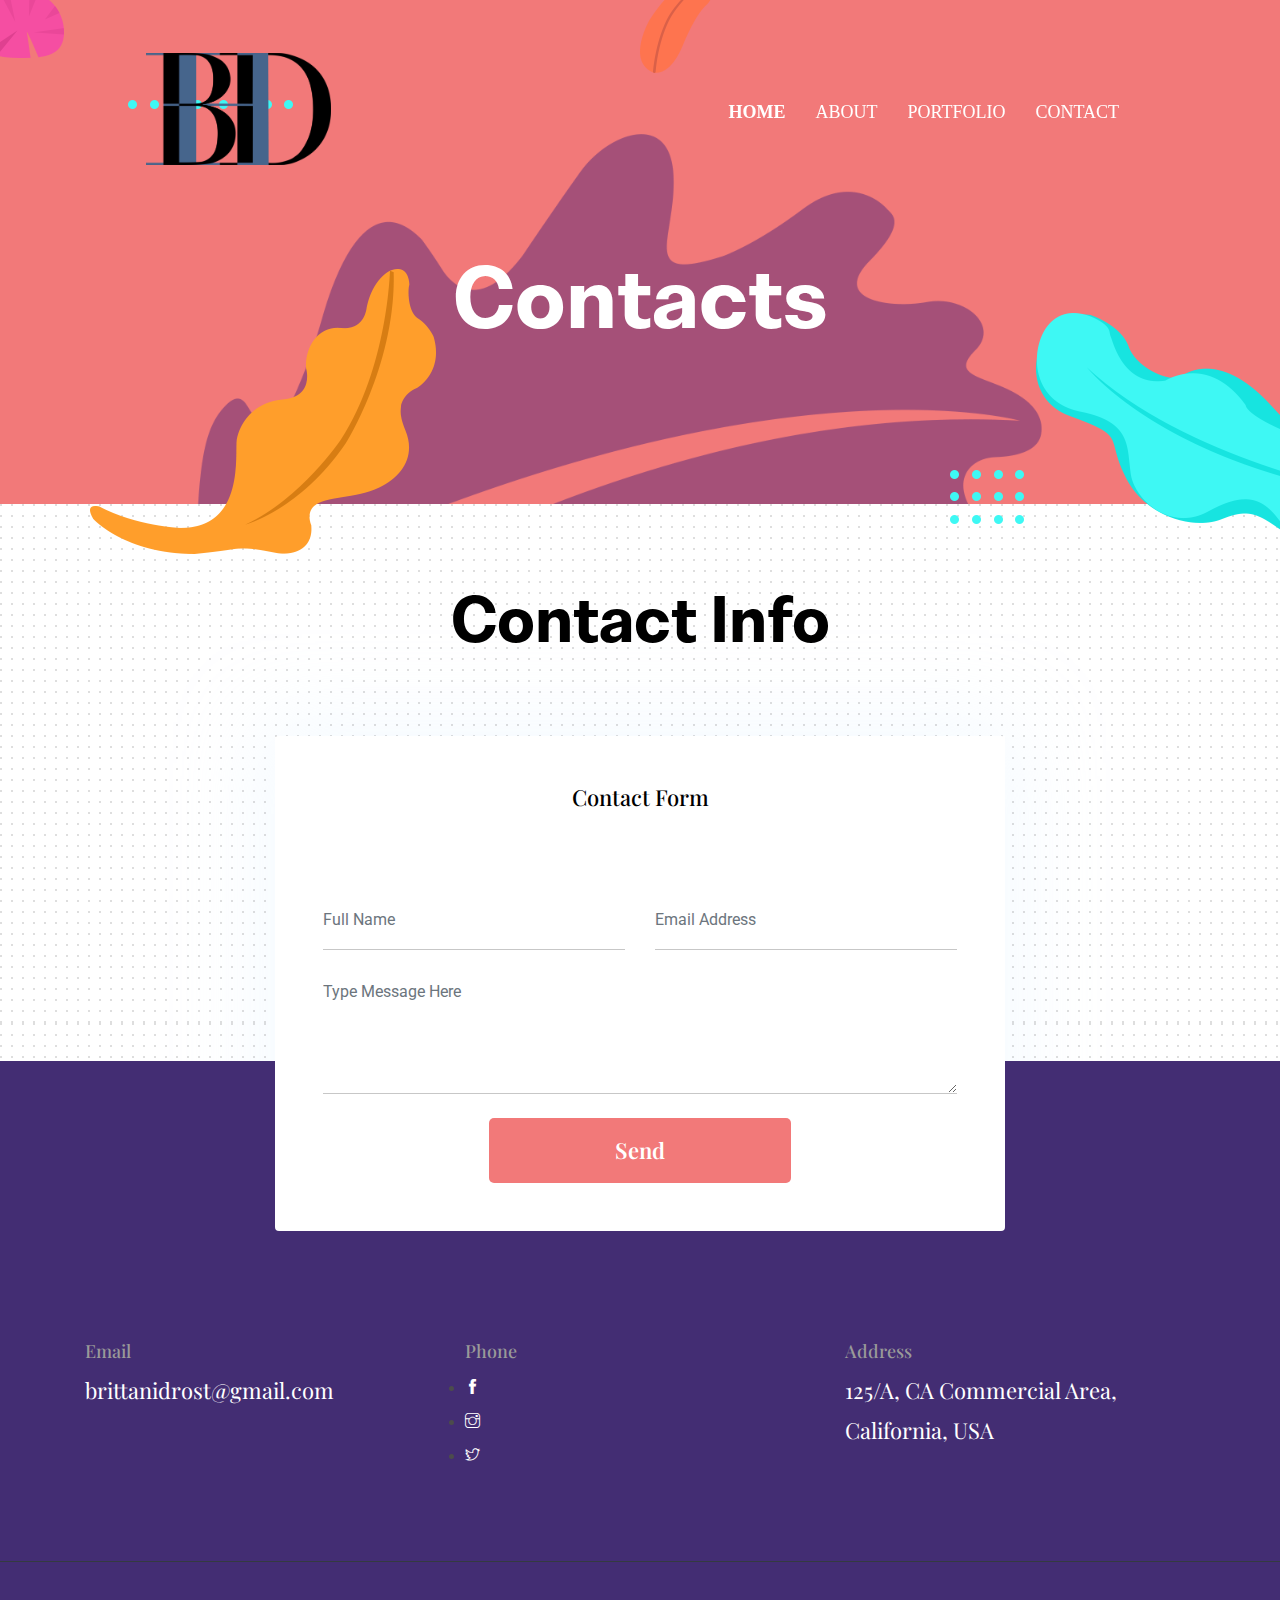
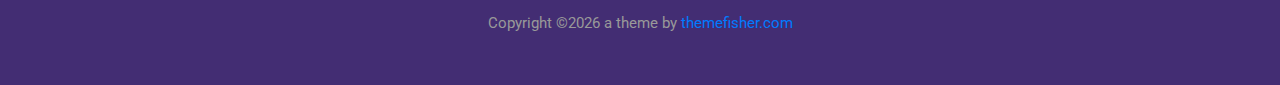
<file: contact.html>
<!DOCTYPE html>
<html lang="zxx">

<head>
  <meta charset="utf-8">
  <title>Kross | Portfolio Template</title>

  <!-- mobile responsive meta -->
  <meta name="viewport" content="width=device-width, initial-scale=1">
  <meta name="viewport" content="width=device-width, initial-scale=1, maximum-scale=1">
  
  <!-- ** Plugins Needed for the Project ** -->
  <!-- Bootstrap -->
  <link rel="stylesheet" href="plugins/bootstrap/bootstrap.min.css">
  <!-- slick slider -->
  <link rel="stylesheet" href="plugins/slick/slick.css">
  <!-- themefy-icon -->
  <link rel="stylesheet" href="plugins/themify-icons/themify-icons.css">

  <!-- Main Stylesheet -->
  <link href="css/style.css" rel="stylesheet">
  
  <!--Favicon-->
  <link rel="shortcut icon" href="images/favicon.ico" type="image/x-icon">
  <link rel="icon" href="images/favicon.ico" type="image/x-icon">

</head>

<body>
  

  <header class="navigation fixed-top">
    <nav class="navbar navbar-expand-lg navbar-dark">
      <a class="navbar-brand font-tertiary h3" href="index.html"><img src="images/bhd-logo.png" alt="Myself" style="width:185px;height:111.95px"></a>
      <button class="navbar-toggler" type="button" data-toggle="collapse" data-target="#navigation"
        aria-controls="navigation" aria-expanded="false" aria-label="Toggle navigation">
        <span class="navbar-toggler-icon"></span>
      </button>
  
      <div class="collapse navbar-collapse text-center" id="navigation">
        <ul class="navbar-nav ml-auto">
          <li class="nav-item active">
            <a class="nav-link" href="index.html">Home</a>
          </li>
          <li class="nav-item">
            <a class="nav-link" href="about.html">about</a>
          </li>
          <li class="nav-item">
            <a class="nav-link" href="portfolio.html">Portfolio</a>
          </li>
          <li class="nav-item">
            <a class="nav-link" href="contact.html">Contact</a>
          </li>
        </ul>
      </div>
    </nav>
  </header>

<!-- page title -->
<section class="page-title bg-primary position-relative">
  <div class="container">
    <div class="row">
      <div class="col-12 text-center">
        <h1 class="text-white font-tertiary">Contacts</h1>
      </div>
    </div>
  </div>
  <!-- background shapes -->
  <img src="images/illustrations/page-title.png" alt="illustrations" class="bg-shape-1 w-100">
  <img src="images/illustrations/leaf-pink-round.png" alt="illustrations" class="bg-shape-2">
  <img src="images/illustrations/dots-cyan.png" alt="illustrations" class="bg-shape-3">
  <img src="images/illustrations/leaf-orange.png" alt="illustrations" class="bg-shape-4">
  <img src="images/illustrations/leaf-yellow.png" alt="illustrations" class="bg-shape-5">
  <img src="images/illustrations/dots-group-cyan.png" alt="illustrations" class="bg-shape-6">
  <img src="images/illustrations/leaf-cyan-lg.png" alt="illustrations" class="bg-shape-7">
</section>
<!-- /page title -->

<!-- contact -->
<section class="section section-on-footer" data-background="images/backgrounds/bg-dots.png">
  <div class="container">
    <div class="row">
      <div class="col-12 text-center">
        <h2 class="section-title">Contact Info</h2>
      </div>
      <div class="col-lg-8 mx-auto">
        <div class="bg-white rounded text-center p-5 shadow-down">
          <h4 class="mb-80">Contact Form</h4>
          <form action="#" class="row">
            <div class="col-md-6">
              <input type="text" id="name" name="name" placeholder="Full Name" class="form-control px-0 mb-4">
            </div>
            <div class="col-md-6">
              <input type="email" id="email" name="email" placeholder="Email Address" class="form-control px-0 mb-4">
            </div>
            <div class="col-12">
              <textarea name="message" id="message" class="form-control px-0 mb-4"
                placeholder="Type Message Here"></textarea>
            </div>
            <div class="col-lg-6 col-10 mx-auto">
              <button class="btn btn-primary w-100">send</button>
            </div>
          </form>
        </div>
      </div>
    </div>
  </div>
</section>
<!-- /contact -->

<!-- footer -->
<footer class="bg-dark footer-section">
  <div class="section">
    <div class="container">
      <div class="row">
        <div class="col-md-4">
          <h5 class="text-light">Email</h5>
          <p class="text-white paragraph-lg font-secondary">brittanidrost@gmail.com</p>
        </div>
        <div class="col-md-4">
          <h5 class="text-light">Phone</h5>
          <p class="text-white paragraph-lg font-secondary">
            <li class="mb-3"><a class="text-white" href="#"><i class="ti-facebook"></i></a></li>
            <li class="mb-3"><a class="text-white" href="#"><i class="ti-instagram"></i></a></li>
            <li class="mb-3"><a class="text-white" href="#"><i class="ti-twitter"></i></a></li>
            </p>
        </div>
        <div class="col-md-4">
          <h5 class="text-light">Address</h5>
          <p class="text-white paragraph-lg font-secondary">125/A, CA Commercial Area, California, USA</p>
        </div>
      </div>
    </div>
  </div>
  <div class="border-top text-center border-dark py-5">
    <p class="mb-0 text-light">Copyright ©<script>
        var CurrentYear = new Date().getFullYear()
        document.write(CurrentYear)
      </script> a theme by <a href="https://themefisher.com">themefisher.com</a></p>
  </div>
</footer>
<!-- /footer -->

<!-- jQuery -->
<script src="plugins/jQuery/jquery.min.js"></script>
<!-- Bootstrap JS -->
<script src="plugins/bootstrap/bootstrap.min.js"></script>
<!-- slick slider -->
<script src="plugins/slick/slick.min.js"></script>
<!-- filter -->
<script src="plugins/shuffle/shuffle.min.js"></script>

<!-- Main Script -->
<script src="js/script.js"></script>

</body>
</html>
</file>
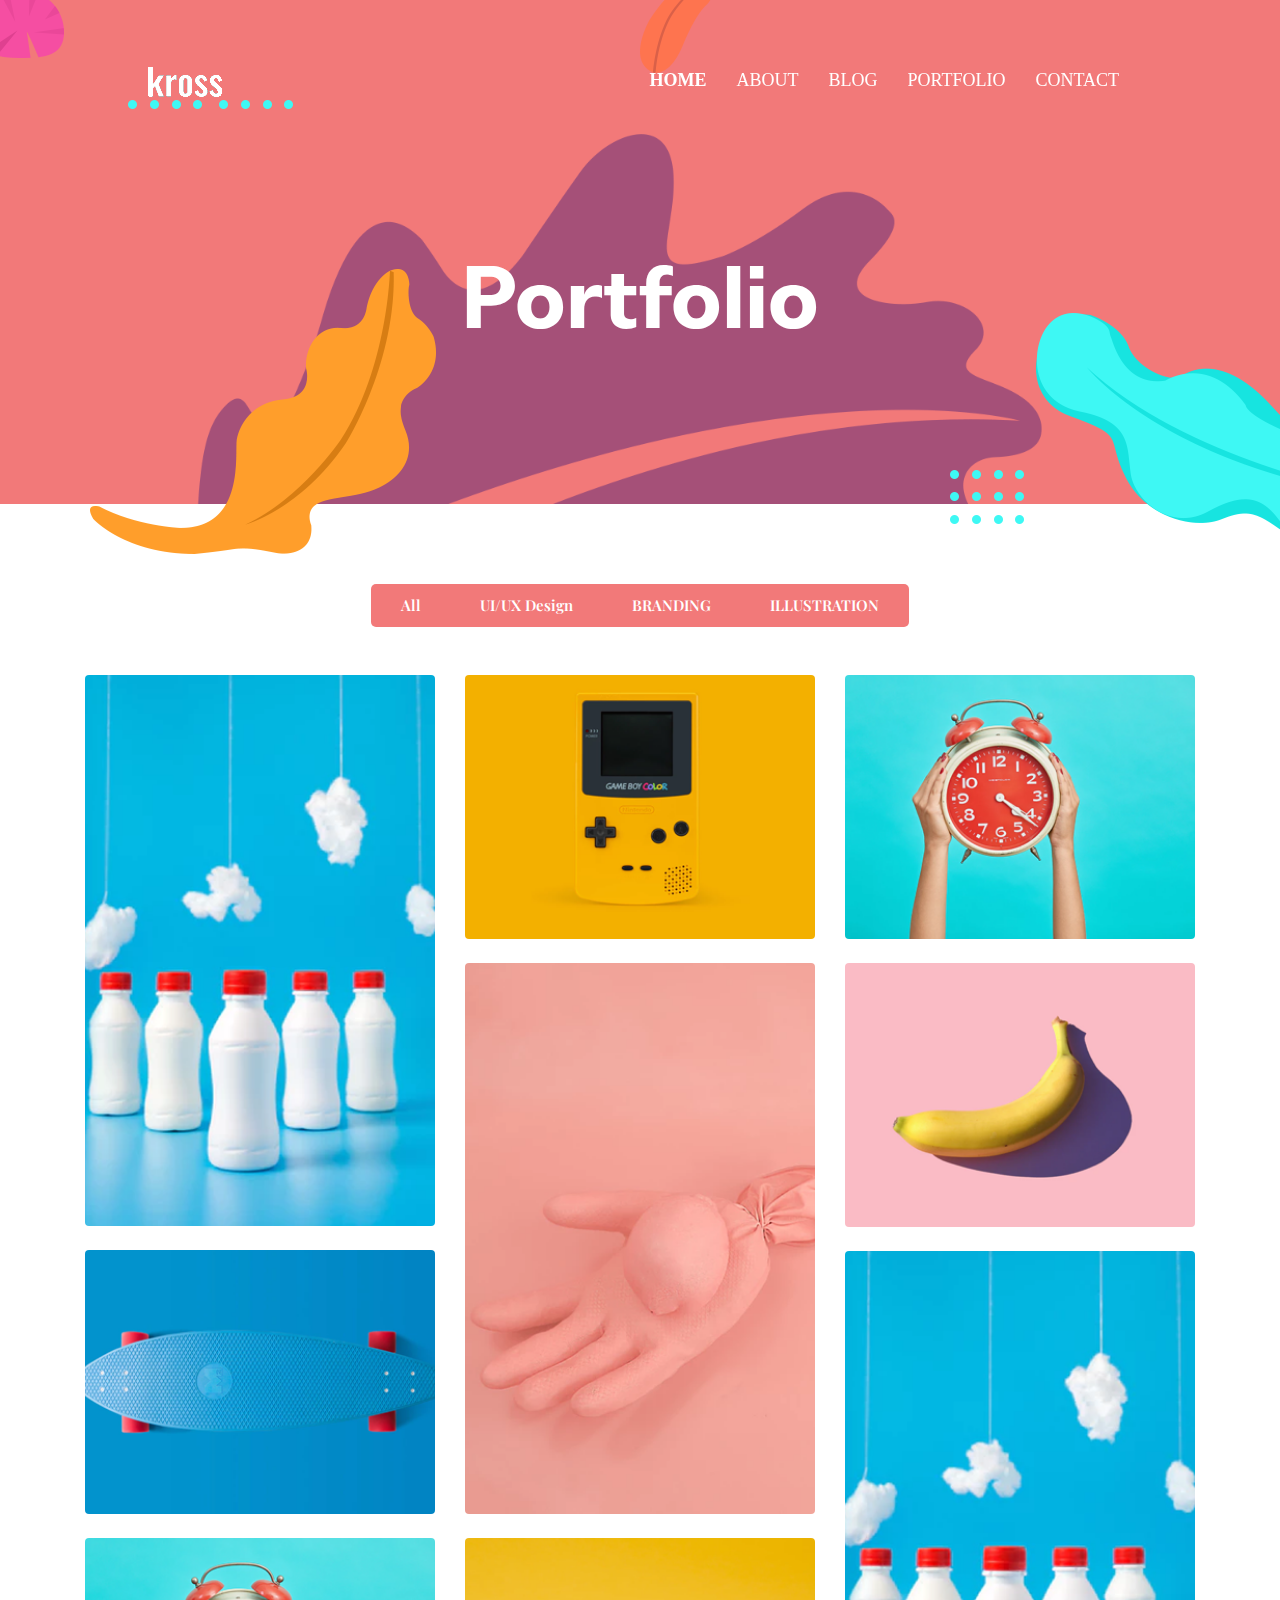
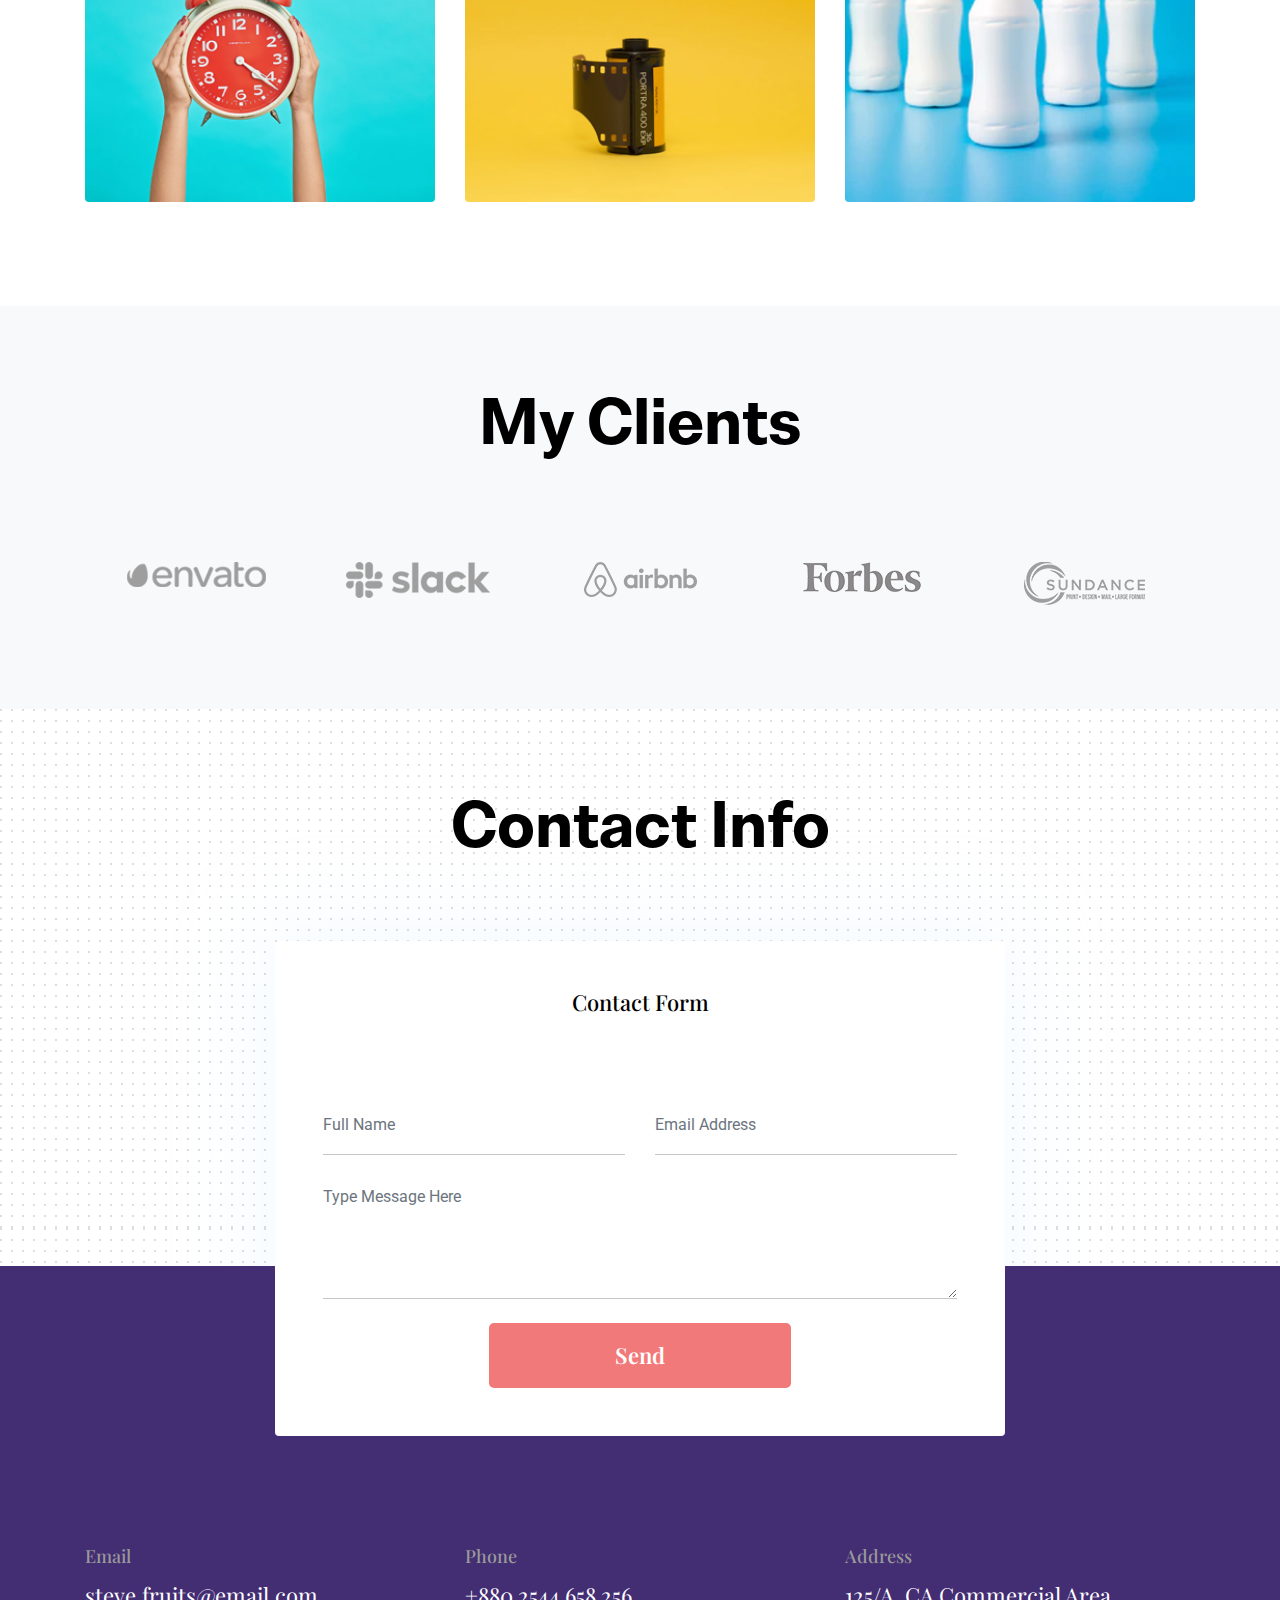
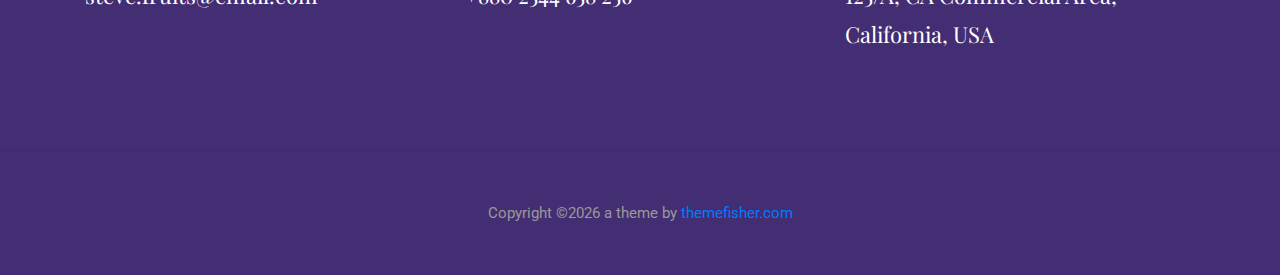
<file: portfolio.html>
<!DOCTYPE html>
<html lang="zxx">

<head>
  <meta charset="utf-8">
  <title>Kross | Portfolio Template</title>

  <!-- mobile responsive meta -->
  <meta name="viewport" content="width=device-width, initial-scale=1">
  <meta name="viewport" content="width=device-width, initial-scale=1, maximum-scale=1">
  
  <!-- ** Plugins Needed for the Project ** -->
  <!-- Bootstrap -->
  <link rel="stylesheet" href="plugins/bootstrap/bootstrap.min.css">
  <!-- slick slider -->
  <link rel="stylesheet" href="plugins/slick/slick.css">
  <!-- themefy-icon -->
  <link rel="stylesheet" href="plugins/themify-icons/themify-icons.css">

  <!-- Main Stylesheet -->
  <link href="css/style.css" rel="stylesheet">
  
  <!--Favicon-->
  <link rel="shortcut icon" href="images/favicon.ico" type="image/x-icon">
  <link rel="icon" href="images/favicon.ico" type="image/x-icon">

</head>

<body>
  

<header class="navigation fixed-top">
  <nav class="navbar navbar-expand-lg navbar-dark">
    <a class="navbar-brand font-tertiary h3" href="index.html"><img src="images/logo.png" alt="Myself"></a>
    <button class="navbar-toggler" type="button" data-toggle="collapse" data-target="#navigation"
      aria-controls="navigation" aria-expanded="false" aria-label="Toggle navigation">
      <span class="navbar-toggler-icon"></span>
    </button>

    <div class="collapse navbar-collapse text-center" id="navigation">
      <ul class="navbar-nav ml-auto">
        <li class="nav-item active">
          <a class="nav-link" href="index.html">Home</a>
        </li>
        <li class="nav-item">
          <a class="nav-link" href="about.html">about</a>
        </li>
        <li class="nav-item">
          <a class="nav-link" href="blog.html">Blog</a>
        </li>
        <li class="nav-item">
          <a class="nav-link" href="portfolio.html">Portfolio</a>
        </li>
        <li class="nav-item">
          <a class="nav-link" href="contact.html">Contact</a>
        </li>
      </ul>
    </div>
  </nav>
</header>

<!-- page title -->
<section class="page-title bg-primary position-relative">
  <div class="container">
    <div class="row">
      <div class="col-12 text-center">
        <h1 class="text-white font-tertiary">Portfolio</h1>
      </div>
    </div>
  </div>
  <!-- background shapes -->
  <img src="images/illustrations/page-title.png" alt="illustrations" class="bg-shape-1 w-100">
  <img src="images/illustrations/leaf-pink-round.png" alt="illustrations" class="bg-shape-2">
  <img src="images/illustrations/dots-cyan.png" alt="illustrations" class="bg-shape-3">
  <img src="images/illustrations/leaf-orange.png" alt="illustrations" class="bg-shape-4">
  <img src="images/illustrations/leaf-yellow.png" alt="illustrations" class="bg-shape-5">
  <img src="images/illustrations/dots-group-cyan.png" alt="illustrations" class="bg-shape-6">
  <img src="images/illustrations/leaf-cyan-lg.png" alt="illustrations" class="bg-shape-7">
</section>
<!-- /page title -->

<!-- portfolio -->
<section class="section">
  <div class="container">
    <div class="row mb-5">
      <div class="col-12">
        <div class="btn-group btn-group-toggle justify-content-center d-flex" data-toggle="buttons">
          <label class="btn btn-sm btn-primary active">
            <input type="radio" name="shuffle-filter" value="all" checked="checked" />All
          </label>
          <label class="btn btn-sm btn-primary">
            <input type="radio" name="shuffle-filter" value="design" />UI/UX Design
          </label>
          <label class="btn btn-sm btn-primary">
            <input type="radio" name="shuffle-filter" value="branding" />BRANDING
          </label>
          <label class="btn btn-sm btn-primary">
            <input type="radio" name="shuffle-filter" value="illustration" />ILLUSTRATION
          </label>
        </div>
      </div>
    </div>
    <div class="row shuffle-wrapper">
      <div class="col-lg-4 col-6 mb-4 shuffle-item" data-groups="[&quot;design&quot;,&quot;illustration&quot;]">
        <div class="position-relative rounded hover-wrapper">
          <img src="images/portfolio/item-1.png" alt="portfolio-image" class="img-fluid rounded w-100 d-block">
          <div class="hover-overlay">
            <div class="hover-content">
              <a class="btn btn-light btn-sm" href="project-single.html">view project</a>
            </div>
          </div>
        </div>
      </div>
      <div class="col-lg-4 col-6 mb-4 shuffle-item" data-groups="[&quot;branding&quot;]">
        <div class="position-relative rounded hover-wrapper">
          <img src="images/portfolio/item-2.png" alt="portfolio-image" class="img-fluid rounded w-100 d-block">
          <div class="hover-overlay">
            <div class="hover-content">
              <a class="btn btn-light btn-sm" href="project-single.html">view project</a>
            </div>
          </div>
        </div>
      </div>
      <div class="col-lg-4 col-6 mb-4 shuffle-item" data-groups="[&quot;illustration&quot;]">
        <div class="position-relative rounded hover-wrapper">
          <img src="images/portfolio/item-3.png" alt="portfolio-image" class="img-fluid rounded w-100 d-block">
          <div class="hover-overlay">
            <div class="hover-content">
              <a class="btn btn-light btn-sm" href="project-single.html">view project</a>
            </div>
          </div>
        </div>
      </div>
      <div class="col-lg-4 col-6 mb-4 shuffle-item" data-groups="[&quot;design&quot;,&quot;branding&quot;]">
        <div class="position-relative rounded hover-wrapper">
          <img src="images/portfolio/item-6.png" alt="portfolio-image" class="img-fluid rounded w-100 d-block">
          <div class="hover-overlay">
            <div class="hover-content">
              <a class="btn btn-light btn-sm" href="project-single.html">view project</a>
            </div>
          </div>
        </div>
      </div>
      <div class="col-lg-4 col-6 mb-4 shuffle-item" data-groups="[&quot;illustration&quot;]">
        <div class="position-relative rounded hover-wrapper">
          <img src="images/portfolio/item-8.png" alt="portfolio-image" class="img-fluid rounded w-100 d-block">
          <div class="hover-overlay">
            <div class="hover-content">
              <a class="btn btn-light btn-sm" href="project-single.html">view project</a>
            </div>
          </div>
        </div>
      </div>
      <div class="col-lg-4 col-6 mb-4 shuffle-item" data-groups="[&quot;design&quot;]">
        <div class="position-relative rounded hover-wrapper">
          <img src="images/portfolio/item-5.png" alt="portfolio-image" class="img-fluid rounded w-100 d-block">
          <div class="hover-overlay">
            <div class="hover-content">
              <a class="btn btn-light btn-sm" href="project-single.html">view project</a>
            </div>
          </div>
        </div>
      </div>
      <div class="col-lg-4 col-6 mb-4 shuffle-item" data-groups="[&quot;branding&quot;]">
        <div class="position-relative rounded hover-wrapper">
          <img src="images/portfolio/item-1.png" alt="portfolio-image" class="img-fluid rounded w-100 d-block">
          <div class="hover-overlay">
            <div class="hover-content">
              <a class="btn btn-light btn-sm" href="project-single.html">view project</a>
            </div>
          </div>
        </div>
      </div>
      <div class="col-lg-4 col-6 mb-4 shuffle-item" data-groups="[&quot;design&quot;,&quot;illustration&quot;,&quot;branding&quot;]">
        <div class="position-relative rounded hover-wrapper">
          <img src="images/portfolio/item-3.png" alt="portfolio-image" class="img-fluid rounded w-100 d-block">
          <div class="hover-overlay">
            <div class="hover-content">
              <a class="btn btn-light btn-sm" href="project-single.html">view project</a>
            </div>
          </div>
        </div>
      </div>
      <div class="col-lg-4 col-6 mb-4 shuffle-item illustration" data-groups="[&quot;illustration&quot;]">
        <div class="position-relative rounded hover-wrapper">
          <img src="images/portfolio/item-7.png" alt="portfolio-image" class="img-fluid rounded w-100 d-block">
          <div class="hover-overlay">
            <div class="hover-content">
              <a class="btn btn-light btn-sm" href="project-single.html">view project</a>
            </div>
          </div>
        </div>
      </div>
    </div>
  </div>
</section>
<!-- /portfolio -->

<!-- clients -->
<section class="section bg-light">
  <div class="container">
    <div class="row">
      <div class="col-12 text-center">
        <h2 class="section-title">My Clients</h2>
      </div>
    </div>
    <div class="row">
      <div class="col-12">
        <div class="client-logo-slider d-flex align-items-center">
          <a href="#" class="text-center d-block outline-0 p-4"><img class="d-unset img-fluid"
              src="images/clients-logo/client-logo-1.png" alt="client-logo"></a>
          <a href="#" class="text-center d-block outline-0 p-4"><img class="d-unset img-fluid"
              src="images/clients-logo/client-logo-2.png" alt="client-logo"></a>
          <a href="#" class="text-center d-block outline-0 p-4"><img class="d-unset img-fluid"
              src="images/clients-logo/client-logo-3.png" alt="client-logo"></a>
          <a href="#" class="text-center d-block outline-0 p-4"><img class="d-unset img-fluid"
              src="images/clients-logo/client-logo-4.png" alt="client-logo"></a>
          <a href="#" class="text-center d-block outline-0 p-4"><img class="d-unset img-fluid"
              src="images/clients-logo/client-logo-5.png" alt="client-logo"></a>
          <a href="#" class="text-center d-block outline-0 p-4"><img class="d-unset img-fluid"
              src="images/clients-logo/client-logo-1.png" alt="client-logo"></a>
          <a href="#" class="text-center d-block outline-0 p-4"><img class="d-unset img-fluid"
              src="images/clients-logo/client-logo-2.png" alt="client-logo"></a>
          <a href="#" class="text-center d-block outline-0 p-4"><img class="d-unset img-fluid"
              src="images/clients-logo/client-logo-3.png" alt="client-logo"></a>
          <a href="#" class="text-center d-block outline-0 p-4"><img class="d-unset img-fluid"
              src="images/clients-logo/client-logo-4.png" alt="client-logo"></a>
          <a href="#" class="text-center d-block outline-0 p-4"><img class="d-unset img-fluid"
              src="images/clients-logo/client-logo-5.png" alt="client-logo"></a>
        </div>
      </div>
    </div>
  </div>
</section>
<!-- /clients -->

<!-- contact -->
<section class="section section-on-footer" data-background="images/backgrounds/bg-dots.png">
  <div class="container">
    <div class="row">
      <div class="col-12 text-center">
        <h2 class="section-title">Contact Info</h2>
      </div>
      <div class="col-lg-8 mx-auto">
        <div class="bg-white rounded text-center p-5 shadow-down">
          <h4 class="mb-80">Contact Form</h4>
          <form action="#" class="row">
            <div class="col-md-6">
              <input type="text" id="name" name="name" placeholder="Full Name" class="form-control px-0 mb-4">
            </div>
            <div class="col-md-6">
              <input type="email" id="email" name="email" placeholder="Email Address" class="form-control px-0 mb-4">
            </div>
            <div class="col-12">
              <textarea name="message" id="message" class="form-control px-0 mb-4"
                placeholder="Type Message Here"></textarea>
            </div>
            <div class="col-lg-6 col-10 mx-auto">
              <button class="btn btn-primary w-100">send</button>
            </div>
          </form>
        </div>
      </div>
    </div>
  </div>
</section>
<!-- /contact -->

<!-- footer -->
<footer class="bg-dark footer-section">
  <div class="section">
    <div class="container">
      <div class="row">
        <div class="col-md-4">
          <h5 class="text-light">Email</h5>
          <p class="text-white paragraph-lg font-secondary">steve.fruits@email.com</p>
        </div>
        <div class="col-md-4">
          <h5 class="text-light">Phone</h5>
          <p class="text-white paragraph-lg font-secondary">+880 2544 658 256</p>
        </div>
        <div class="col-md-4">
          <h5 class="text-light">Address</h5>
          <p class="text-white paragraph-lg font-secondary">125/A, CA Commercial Area, California, USA</p>
        </div>
      </div>
    </div>
  </div>
  <div class="border-top text-center border-dark py-5">
    <p class="mb-0 text-light">Copyright ©<script>
        var CurrentYear = new Date().getFullYear()
        document.write(CurrentYear)
      </script> a theme by <a href="https://themefisher.com">themefisher.com</a></p>
  </div>
</footer>
<!-- /footer -->

<!-- jQuery -->
<script src="plugins/jQuery/jquery.min.js"></script>
<!-- Bootstrap JS -->
<script src="plugins/bootstrap/bootstrap.min.js"></script>
<!-- slick slider -->
<script src="plugins/slick/slick.min.js"></script>
<!-- filter -->
<script src="plugins/shuffle/shuffle.min.js"></script>

<!-- Main Script -->
<script src="js/script.js"></script>

</body>
</html>
</file>
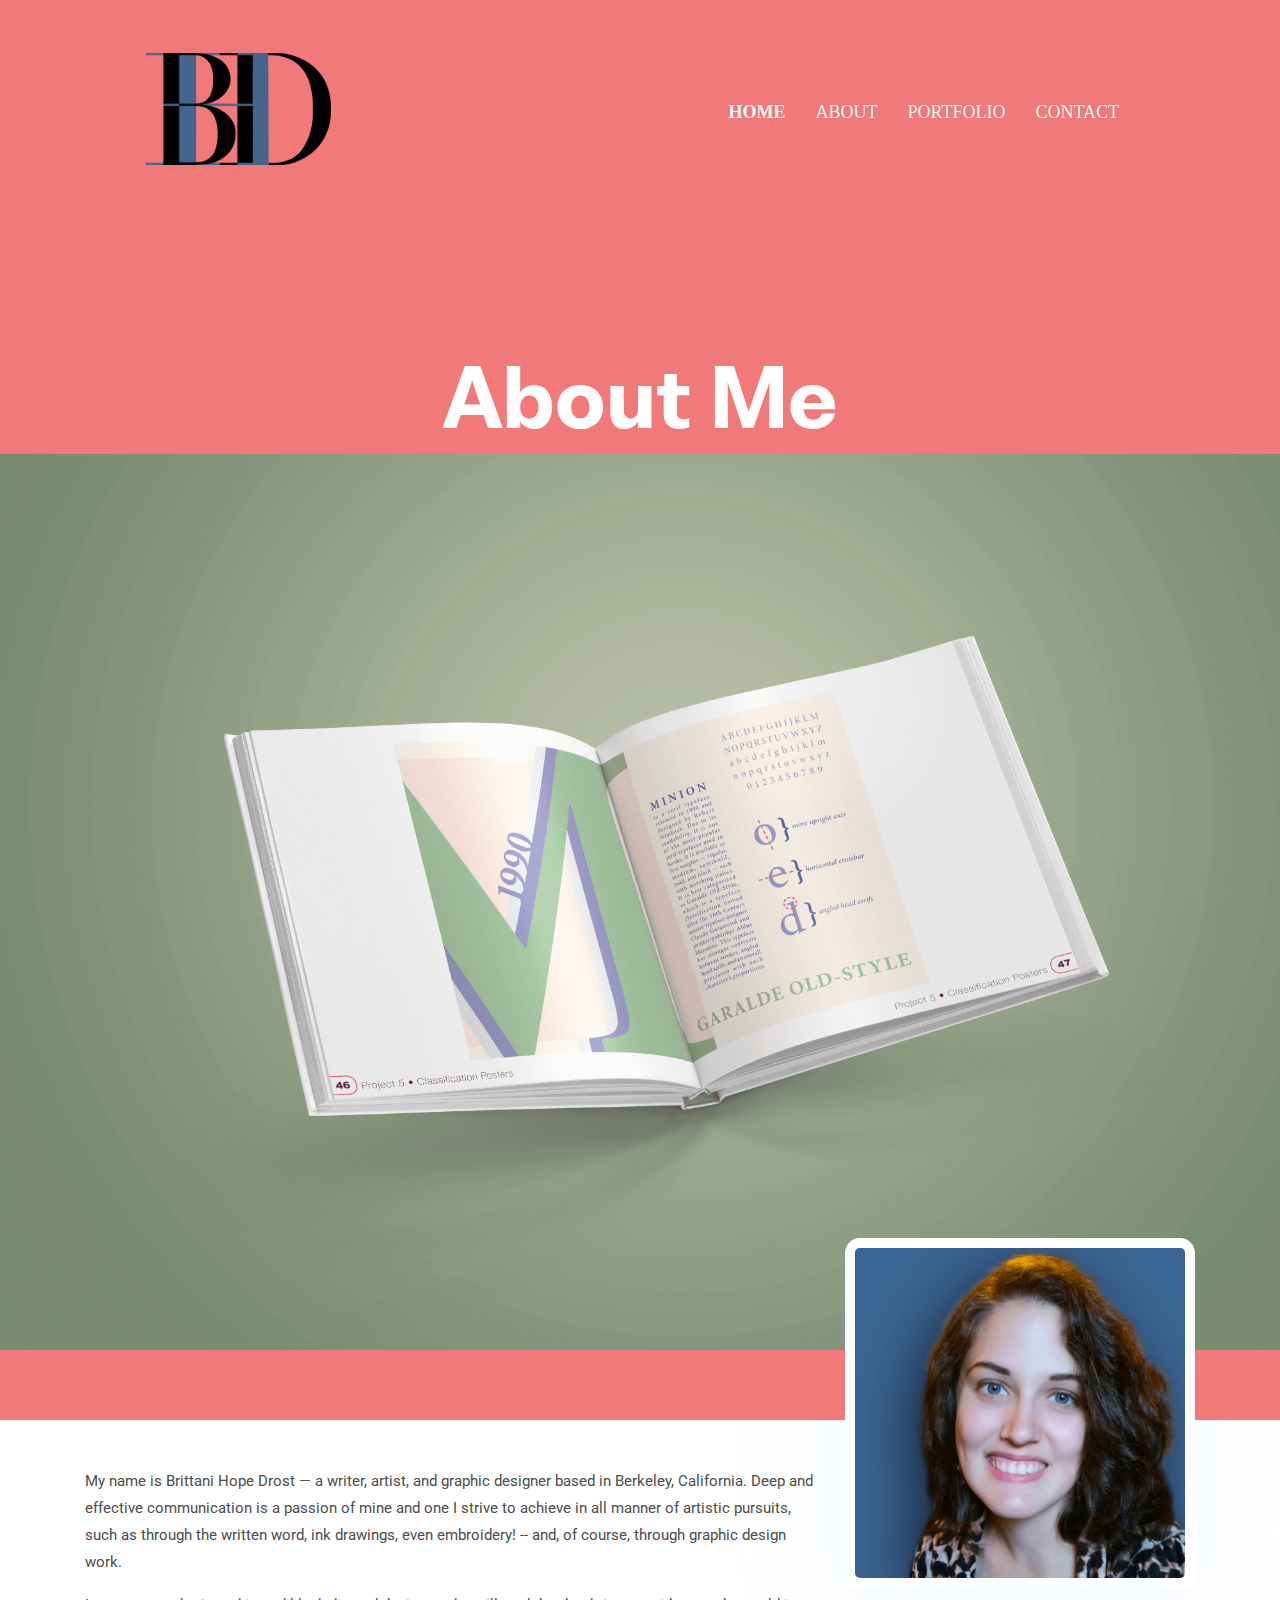
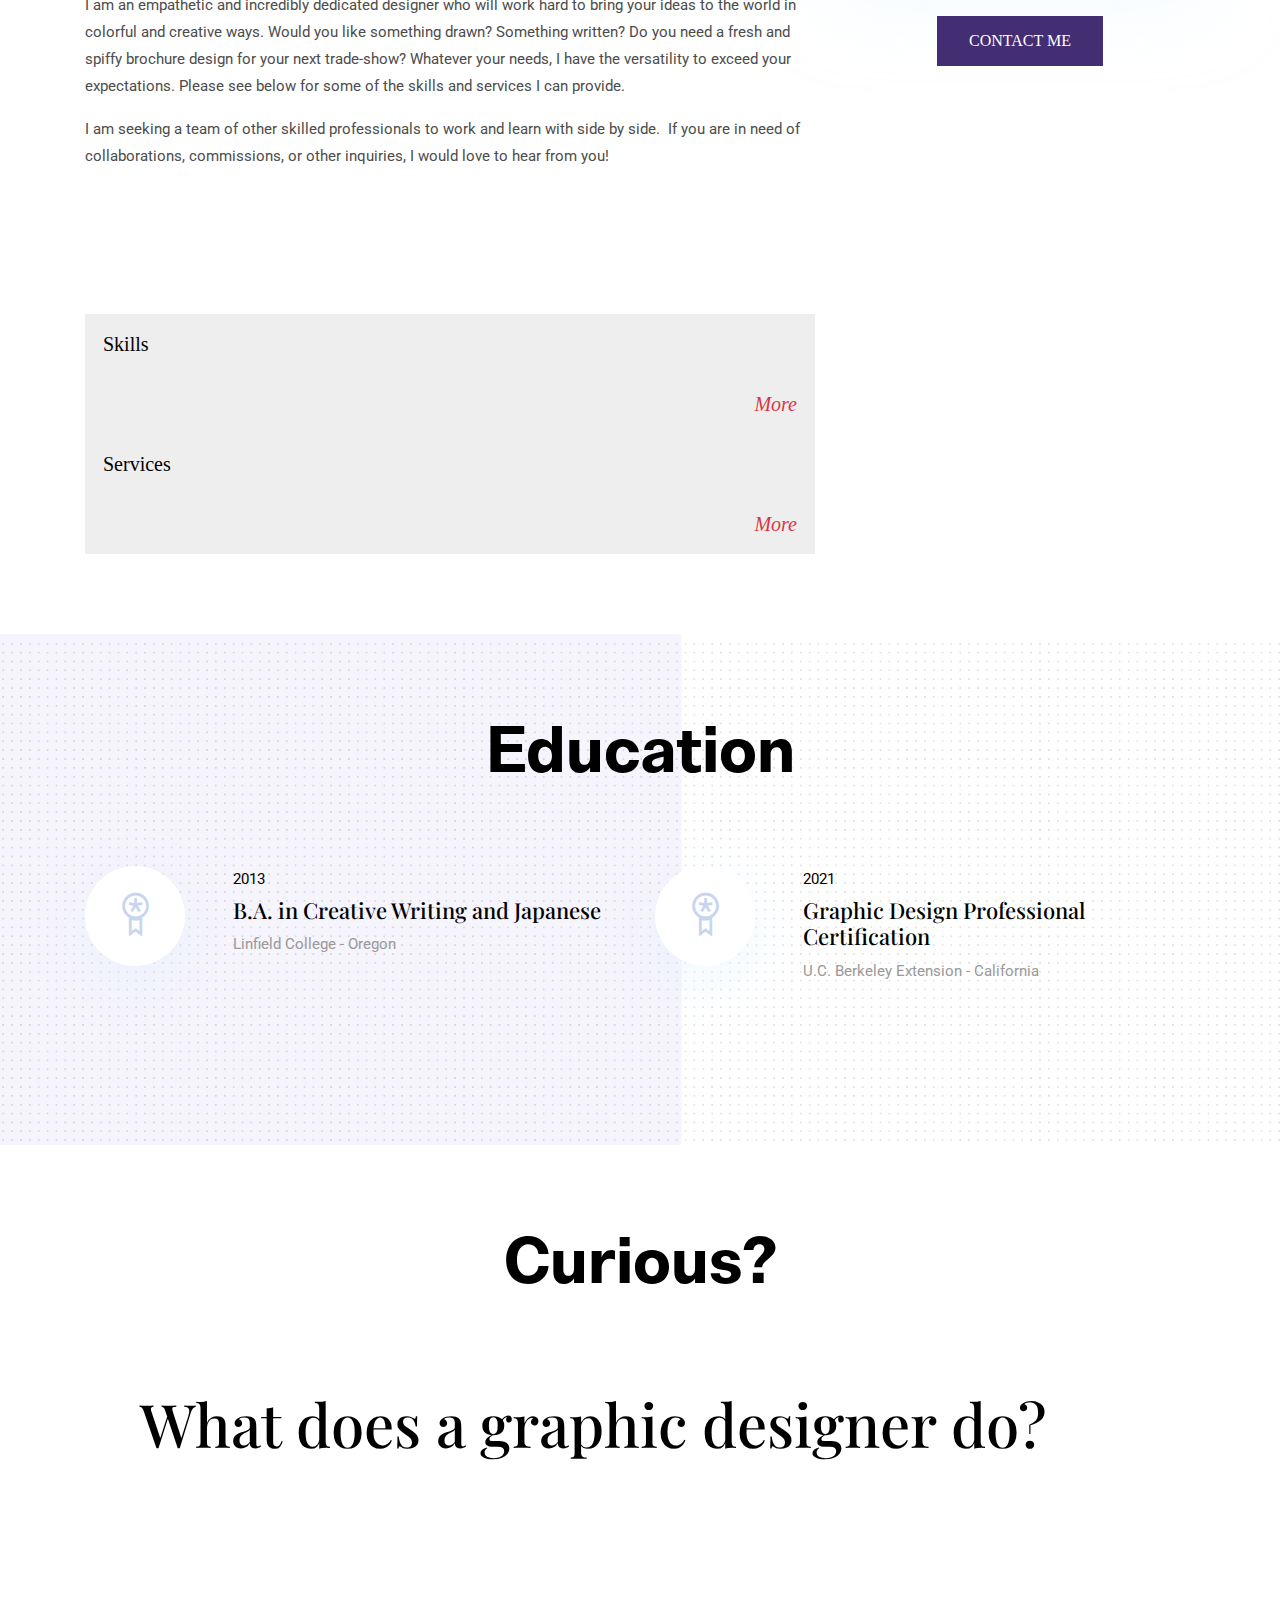
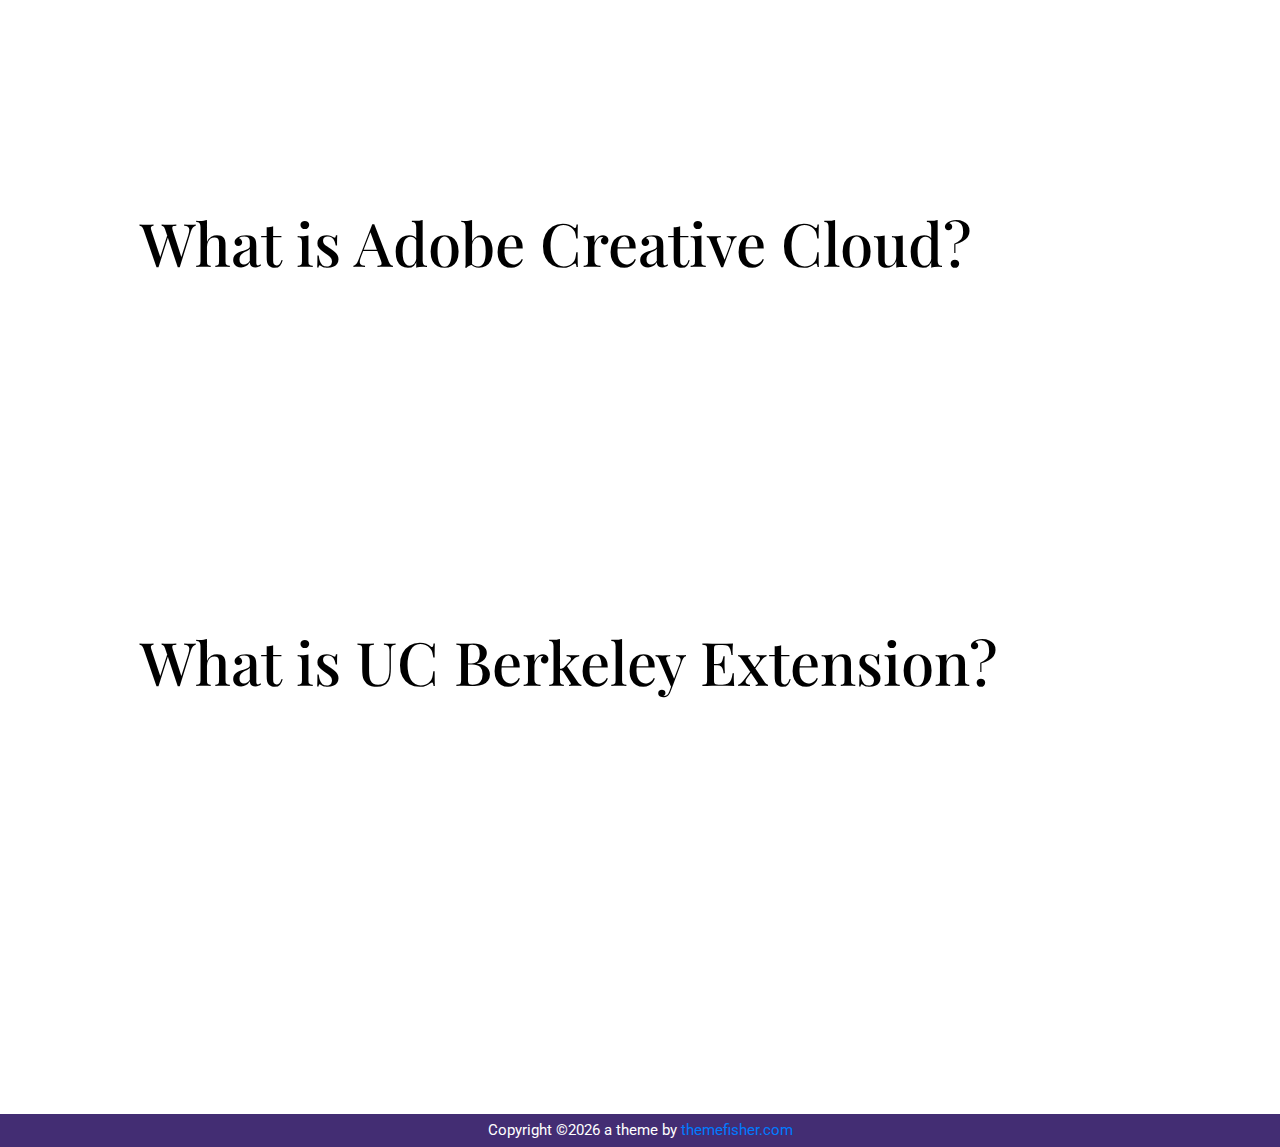
<file: themes/kross/about.html>
<!DOCTYPE html>
<html lang="zxx">

<head>
  <meta charset="utf-8">
  <title>Kross | Portfolio Template</title>

  <!-- mobile responsive meta -->
  <meta name="viewport" content="width=device-width, initial-scale=1">
  <meta name="viewport" content="width=device-width, initial-scale=1, maximum-scale=1">
  
  <!-- ** Plugins Needed for the Project ** -->
  <!-- Bootstrap -->
  <link rel="stylesheet" href="plugins/bootstrap/bootstrap.min.css">
  <!-- slick slider -->
  <link rel="stylesheet" href="plugins/slick/slick.css">
  <!-- themefy-icon -->
  <link rel="stylesheet" href="plugins/themify-icons/themify-icons.css">

  <!-- Main Stylesheet -->
  <link href="css/style.css" rel="stylesheet">
  
  <!--Favicon-->
  <link rel="shortcut icon" href="images/favicon.ico" type="image/x-icon">
  <link rel="icon" href="images/favicon.ico" type="image/x-icon">

</head>

<body>
  

  <header class="navigation fixed-top">
    <nav class="navbar navbar-expand-lg navbar-dark">
      <a class="navbar-brand font-tertiary h3" href="index.html"><img src="images/bhd-logo.png" alt="Myself" style="width:185px;height:111.95px"></a>
      <button class="navbar-toggler" type="button" data-toggle="collapse" data-target="#navigation"
        aria-controls="navigation" aria-expanded="false" aria-label="Toggle navigation">
        <span class="navbar-toggler-icon"></span>
      </button>
  
      <div class="collapse navbar-collapse text-center" id="navigation">
        <ul class="navbar-nav ml-auto">
          <li class="nav-item active">
            <a class="nav-link" href="index.html">Home</a>
          </li>
          <li class="nav-item">
            <a class="nav-link" href="about.html">About</a>
          </li>
          <li class="nav-item dropdown">
            <a class="nav-link" href="portfolio.html">Portfolio</a>
            <div class="dropdown-content">
              <a class="test" tabindex="-1" href="portfolio.html">Project List <span class="caret"></span></a>
                <ul class="dropdown-submenu">
                  <li><a tabindex="-1" href="made-museum-page.html">THE MADE: Museum Redesign</a></li>
                  <li><a tabindex="-1" href="#">Office Depot Redesign</a></li>
                  <li><a tabindex="-1" href="#">Realistic Illustration (Teapot)</a></li>
                  <li><a tabindex="-1" href="#">Forged Cyber Security Logo</a></li>
                  <li><a tabindex="-1" href="#">Aesir Games Logo</a></li>
                  <li><a tabindex="-1" href="#">NaNoWriMo Postcard</a></li>
                  <li><a tabindex="-1" href="#">Let’s Get Batty Brochure</a></li>
                  <li><a tabindex="-1" href="quarantine-crafting-page.html">Quarantine Crafting Magazine</a></li>
                  <li><a tabindex="-1" href="#">Typography Process Book</a></li>
                  <li><a tabindex="-1" href="#">US Women’s Lacrosse Magazine Covers</a></li>
                  <li><a tabindex="-1" href="#">HOLES Book Redesign</a></li>
                  <li><a tabindex="-1" href="#">Royal NIKE Billboard Campaign</a></li>
                  <li><a tabindex="-1" href="#">THE RITUAL Movie Campaign</a></li>
                <li class="dropdown-submenu"></ul>
          <li class="nav-item">
            <a class="nav-link" href="contact.html">Contact</a>
          </li>
        </ul>
      </div>
    </nav>
  </header>

<!-- page title -->
<section class="page-title-alt bg-primary position-relative">
  <div class="container">
    <div class="row">
      <div class="col-12 text-center">
        <h1 class="text-white font-tertiary">About Me</h1>
      </div>
    </div>
  </div>
  <!-- background shapes -->
  <img class="img-fluid w-100" src="images/process-book-green.png" alt="Process Book Mockup" class="bg-shape-1 w-100">
</section>
<!-- /page title -->

<!-- about -->

<section class="section pt-5">
  <div class="container">
    <div class="row">
      <div class="col-md-8">
        <p>My name is Brittani Hope Drost — a writer, artist, and graphic designer based in Berkeley, California. 
           Deep and effective communication is a passion of mine and one I strive to achieve in all manner of artistic 
           pursuits, such as through the written word, ink drawings, even embroidery! -- and, of course, through graphic design work. </p>
        <p>I am an empathetic and incredibly dedicated designer who will work hard to bring your ideas to the world 
          in colorful and creative ways. Would you like something drawn? Something written? Do you need a fresh and spiffy brochure design for 
          your next trade-show? Whatever your needs, I have the versatility to exceed your expectations. Please see below
          for some of the skills and services I can provide.</p>
        <p>I am seeking a team of other skilled professionals to work and learn with side by side. 
          If you are in need of collaborations, commissions, or other inquiries, I would love to hear from you! 
        </p>
      </div>
      <div class="col-md-4 text-center drag-lg-top">
        <div class="shadow-down mb-4">
          <img src="images/profile.png" alt="author" class="img-fluid w-100 rounded-lg border-thick border-white">
        </div>

        <!--button start-->
          <style>
            .button {
              border: none;
              color: white;
              padding: 15px 32px;
              text-align: center;
              text-decoration: none;
              display: inline-block;
              font-family: "OpenSans-Bold";
              font-size: 16px;
              margin: 4px 2px;
              cursor: pointer;
            }
            
            .button1 {background-color: #432d73;} 
            </style>
         <button class="button button1" onclick="location.href='contact.html'" type="button">CONTACT ME</button> 
      </div>
      <!--button end-->
    </div>
  </div>
</section>
<!-- /about -->

<!--accordion-->
<style>

.accordion {
  background-color: #eee;
  color: black;
  cursor: pointer;
  padding: 18px;
  width: 100%;
  border: none;
  text-align: left;
  outline: none;
  font-family: 'BwNistalnt-xBd';
  font-size: 20px;
  transition: 0.4s;
}

.active,
.accordion:hover {
  background-color: #f27979; 
}

.panel {
  display: none;
  overflow: hidden;
}
.panel {
  padding: 18px 18px;
  display: none;
  background-color: white;
  overflow: hidden;
}
ul.a {
  list-style-type: square;
}
</style>
<!--END accordion-->

<section class="section pt-5">
  <div class="container">
    <div class="row">
      <div class="col-md-8">
  <div>
          <button class="accordion">Skills</button>
            <ul class="panel a">
              <li>Photoshop</li>
              <li>InDesign</li>
              <li>Illustrator</li>
              <li>Procreate</li>
              <li>Traditional illustration</li>
              <dd>- e.g. pencil work, ink drawing, watercolor, etc.</dd>
              <li>Copywriting and editing</li>
              <li>Mac OS and Windows</li>
              <li>Microsoft Office</li>
              <dd>- Outlook, Windows, Excel, and Powerpoint</dd>
              <li>Public speaking</li>
            </ul>
      
          <div class="accordion" style="text-align: right; font-style: italic; color: #d93644;">More</div>
        </div>

        <div>
          <button class="accordion">Services</button>
            <ul class="panel a">
              <li>Brand design</li>
              <li>Logo design</li>
              <li>Vector illustrations</li>
              <li>Editorial design
              <li>Marketing materials</li>
              <dd>-e.g. brochures, infographics, posters, business cards, etc.</dd>
              <li>Web design</li>
              <li>Social media ads</li>
              <li>Event invitations</li>
              <li>Copywriting</li>
            </ul>
      
          <div class="accordion" style="text-align: right; font-style: italic; color: #d93644;">More</div>
        </div>
      </div>
      
    </aside>
  </body>
  <!-- BEG JavaScript -->
  <script>
    var acc = document.getElementsByClassName("accordion");
    var i;
    for (i = 0; i < acc.length; i++) {
      acc[i].addEventListener("click", function () {
        this.classList.toggle("active");
        var panel = this.previousElementSibling;
        if (panel.style.display === "block") {
          panel.style.display = "none";
          this.innerHTML = "More";
        } else {
          panel.style.display = "block";
          this.innerHTML = "Less";
        }
      });
    }
  </script>
  </section>
  <!-- END JavaScript -->

<!-- team -->
<section class="section bg-cover" data-background="images/backgrounds/team-bg.png">
  <div class="container">
    <div class="row">
      <div class="col-12 text-center">
        <h2 class="section-title">Education</h2>
      </div>
      <div class="col-lg-6 col-md-6 mb-80">
        <div class="d-flex">
          <div class="mr-lg-5 mr-3">
            <i class="ti-medall icon icon-light icon-bg bg-white shadow rounded-circle d-block"></i>
          </div>
          <div>
            <p class="text-dark mb-1">2013</p>
            <h4>B.A. in Creative Writing and Japanese</h4>
            <p class="mb-0 text-light">Linfield College - Oregon</p>
          </div>
        </div>
      </div>
      <div class="col-lg-6 col-md-6 mb-80">
        <div class="d-flex">
          <div class="mr-lg-5 mr-3">
            <i class="ti-medall icon icon-light icon-bg bg-white shadow rounded-circle d-block"></i>
          </div>
          <div>
            <p class="text-dark mb-1">2021</p>
            <h4>Graphic Design Professional Certification</h4>
            <p class="mb-0 text-light">U.C. Berkeley Extension - California</p>
          </div>
        </div>
      </div>
</section>
<!-- /team -->

<style>

.flex-container {
  display: flex;
  flex-wrap: wrap;
  flex-direction: row;
  justify-content: space-evenly;
  padding: 0;
}
.flex-container > div {
  width: 33%;
  padding: 5px;
}

.flex-container > span {
  padding: 10px 0px;
}
</style>
<!-- YouTube -->
<section class="section">
  <div class="container">
    <div class="row">
      <div class="col-12 text-center">
        <h2 class="section-title">Curious?</h2>
      </div>
    </div>
    <div class="flex-container">
      <span style="width: 1000px; word-wrap: break-word;">
        <h2>What does a graphic designer do?</h2>
        <iframe 
          width="500" 
          height="315" 
          src="https://www.youtube.com/embed/KMLprLEc8HI" 
          title="What does a graphic designer do?"
          frameborder="0" 
          allow="autoplay; encrypted-media">
        </iframe>
      </div>
      <div class="flex-container">
        <span style="width: 1000px; word-wrap: break-word;">
          <h2>What is Adobe Creative Cloud?</h2>
          <iframe 
            width="500" 
            height="315" 
            src="https://www.youtube.com/embed/ljFCQPlHtio" 
            title="What is Adobe Creative Cloud?"
            frameborder="0" 
            allow="autoplay; encrypted-media">
          </iframe>
        </div> 
        <div class="flex-container">
          <span style="width: 1000px; word-wrap: break-word;">
            <h2>What is UC Berkeley Extension?</h2>
            <iframe 
              width="500" 
              height="315" 
              src="https://www.youtube.com/embed/9CS6i5Cyb5U" 
              title="What is UC Berkeley Extension?"
              frameborder="0" 
              allow="autoplay; encrypted-media">
            </iframe>
          </div> 
</section>
<!-- /Youtube -->


<!-- footer -->
<style>
  footer {
  text-align: center;
  padding: 3px;
  background-color: #432d73;
  color: white;
  }
</style>

<footer>
    <p class="footer mb-0 text-white">Copyright ©<script>
        var CurrentYear = new Date().getFullYear()
        document.write(CurrentYear)
      </script> a theme by <a href="https://themefisher.com">themefisher.com</a></p>
  </div>
</footer>
<!-- /footer -->

<!-- jQuery -->
<script src="plugins/jQuery/jquery.min.js"></script>
<!-- Bootstrap JS -->
<script src="plugins/bootstrap/bootstrap.min.js"></script>
<!-- slick slider -->
<script src="plugins/slick/slick.min.js"></script>
<!-- filter -->
<script src="plugins/shuffle/shuffle.min.js"></script>

<!-- Main Script -->
<script src="js/script.js"></script>

</body>
</html>
</file>
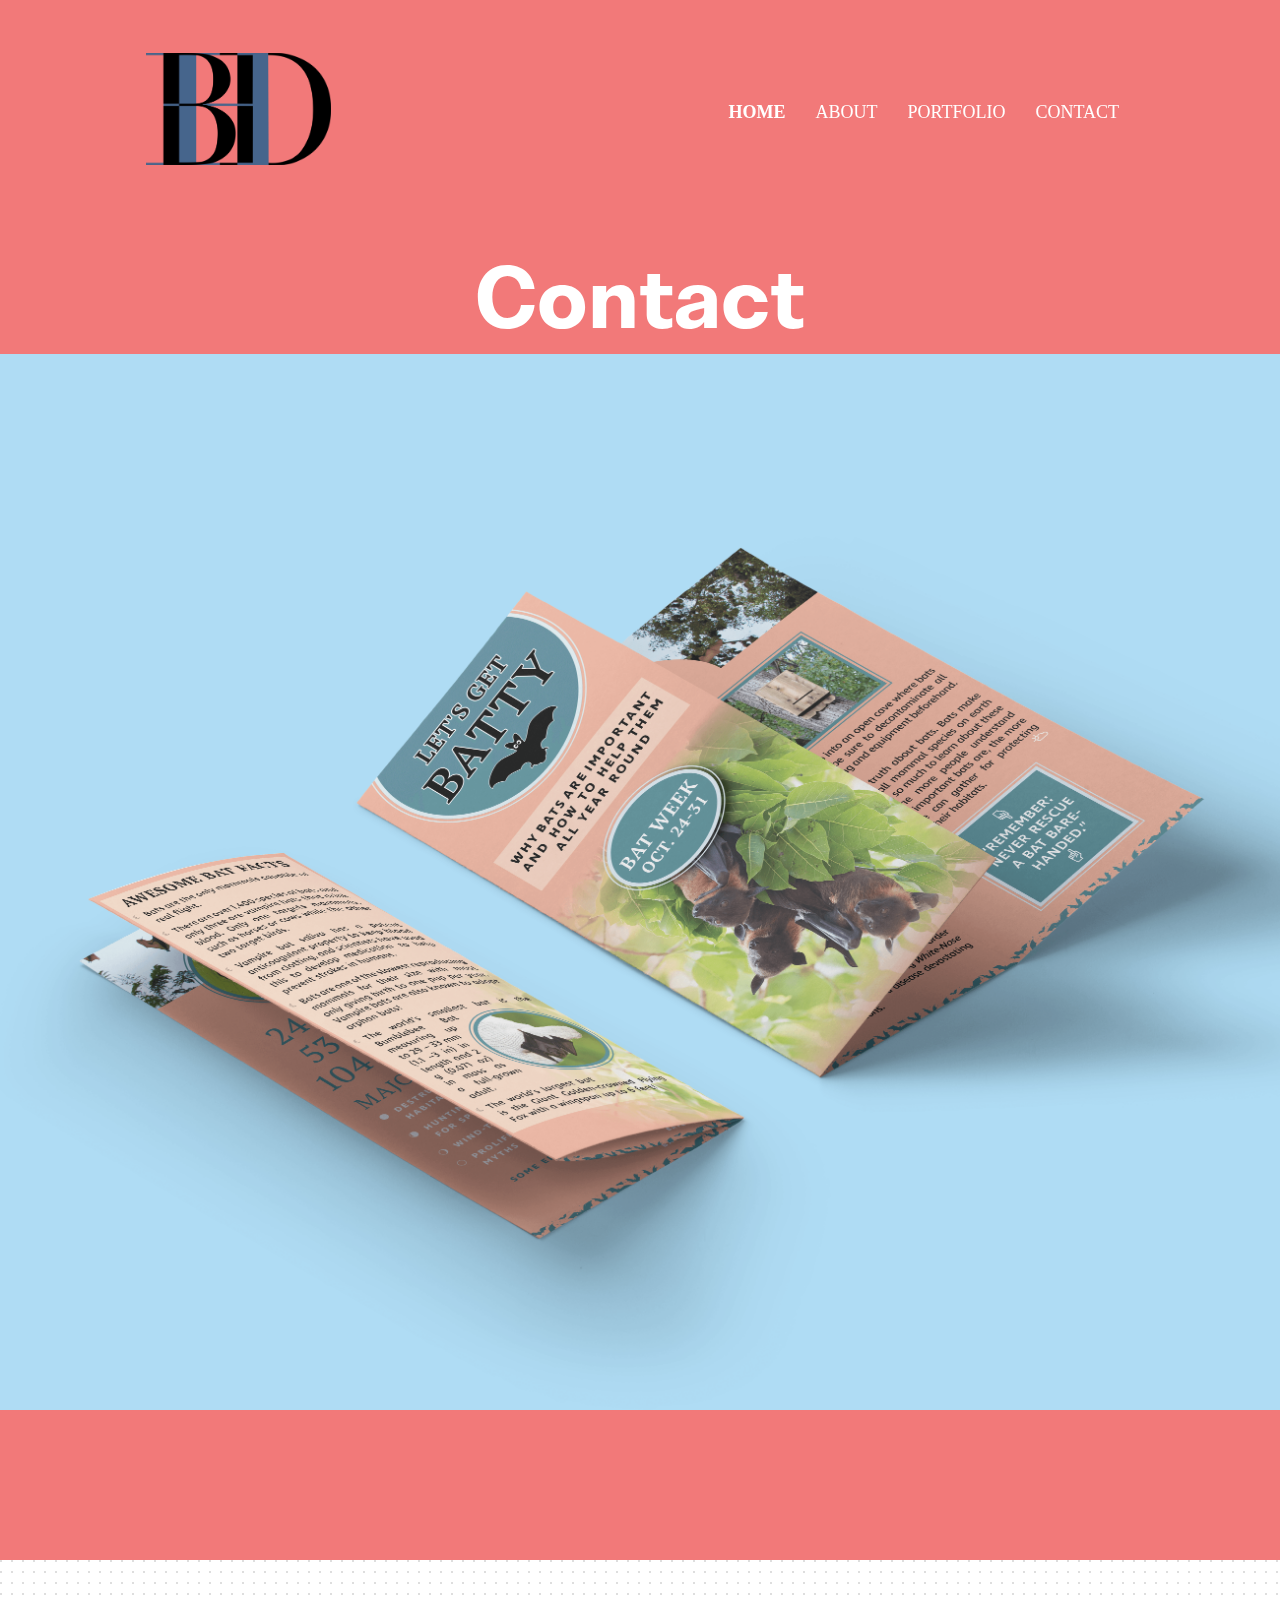
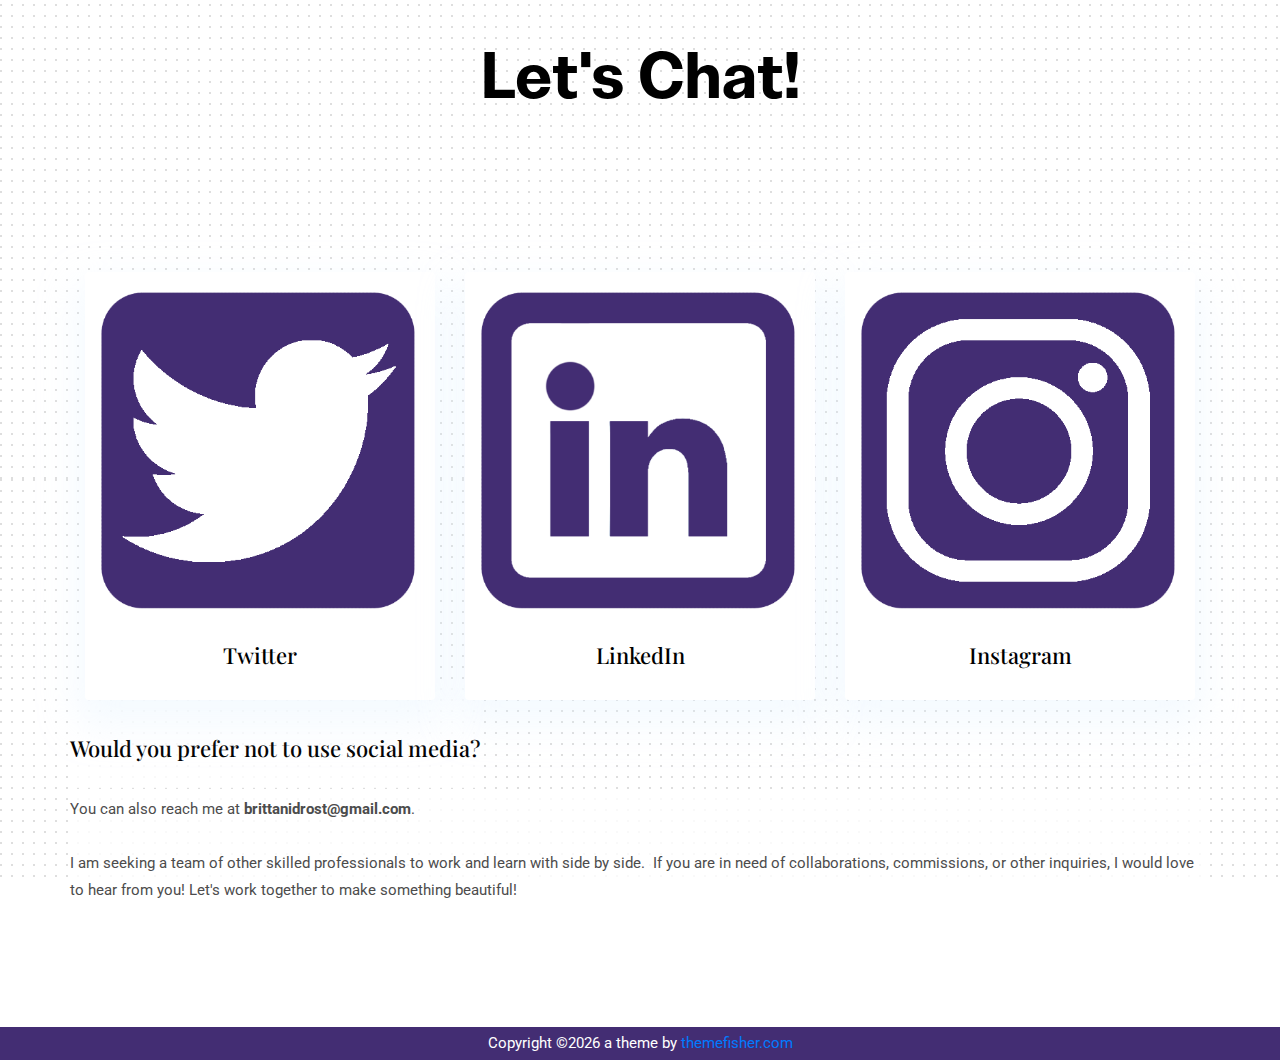
<file: themes/kross/contact.html>
<!DOCTYPE html>
<html lang="zxx">

<head>
  <meta charset="utf-8">
  <title>Kross | Portfolio Template</title>

  <!-- mobile responsive meta -->
  <meta name="viewport" content="width=device-width, initial-scale=1">
  <meta name="viewport" content="width=device-width, initial-scale=1, maximum-scale=1">
  
  <!-- ** Plugins Needed for the Project ** -->
  <!-- Bootstrap -->
  <link rel="stylesheet" href="plugins/bootstrap/bootstrap.min.css">
  <!-- slick slider -->
  <link rel="stylesheet" href="plugins/slick/slick.css">
  <!-- themefy-icon -->
  <link rel="stylesheet" href="plugins/themify-icons/themify-icons.css">

  <!-- Main Stylesheet -->
  <link href="css/style.css" rel="stylesheet">
  
  <!--Favicon-->
  <link rel="shortcut icon" href="images/favicon.ico" type="image/x-icon">
  <link rel="icon" href="images/favicon.ico" type="image/x-icon">

</head>

<body>
  

  <header class="navigation fixed-top">
    <nav class="navbar navbar-expand-lg navbar-dark">
      <a class="navbar-brand font-tertiary h3" href="index.html"><img src="images/bhd-logo.png" alt="Myself" style="width:185px;height:111.95px"></a>
      <button class="navbar-toggler" type="button" data-toggle="collapse" data-target="#navigation"
        aria-controls="navigation" aria-expanded="false" aria-label="Toggle navigation">
        <span class="navbar-toggler-icon"></span>
      </button>
  
      <div class="collapse navbar-collapse text-center" id="navigation">
        <ul class="navbar-nav ml-auto">
          <li class="nav-item active">
            <a class="nav-link" href="index.html">Home</a>
          </li>
          <li class="nav-item">
            <a class="nav-link" href="about.html">About</a>
          </li>
          <li class="nav-item dropdown">
            <a class="nav-link" href="portfolio.html">Portfolio</a>
            <div class="dropdown-content">
              <a class="test" tabindex="-1" href="portfolio.html">Project List <span class="caret"></span></a>
                <ul class="dropdown-submenu">
                  <li><a tabindex="-1" href="made-museum-page.html">THE MADE: Museum Redesign</a></li>
                  <li><a tabindex="-1" href="#">Office Depot Redesign</a></li>
                  <li><a tabindex="-1" href="#">Realistic Illustration (Teapot)</a></li>
                  <li><a tabindex="-1" href="#">Forged Cyber Security Logo</a></li>
                  <li><a tabindex="-1" href="#">Aesir Games Logo</a></li>
                  <li><a tabindex="-1" href="#">NaNoWriMo Postcard</a></li>
                  <li><a tabindex="-1" href="#">Let’s Get Batty Brochure</a></li>
                  <li><a tabindex="-1" href="quarantine-crafting-page.html">Quarantine Crafting Magazine</a></li>
                  <li><a tabindex="-1" href="#">Typography Process Book</a></li>
                  <li><a tabindex="-1" href="#">US Women’s Lacrosse Magazine Covers</a></li>
                  <li><a tabindex="-1" href="#">HOLES Book Redesign</a></li>
                  <li><a tabindex="-1" href="#">Royal NIKE Billboard Campaign</a></li>
                  <li><a tabindex="-1" href="#">THE RITUAL Movie Campaign</a></li>
                <li class="dropdown-submenu"></ul>
          <li class="nav-item">
            <a class="nav-link" href="contact.html">Contact</a>
          </li>
        </ul>
      </div>
    </nav>
  </header>

<!-- page title -->
<section>
<article>
<section class="page-title bg-primary position-relative">
  <div class="container">
    <div class="row">
      <div class="col-12 text-center">
        <h1 class="text-white font-tertiary">Contact</h1>
      </div>
    </div>
  </div>
  <!-- background shapes -->
  <img class="img-fluid w-100" src="images/batty-brochure.png" alt="Let's Get Batty Brochure" class="bg-shape-1 w-100">
</section>
<!-- /page title -->
<section class="section section-on-footer" data-background="images/backgrounds/bg-dots.png">
  <div class="container">
    <div class="row">
      <div class="col-12 text-center">
        <h2 class="section-title">Let's Chat!</h2>
      </div>
<section class="section">
  <div class="container">
    <div class="row">
        <div class="col-lg-4 col-sm-6 mb-4">
          <article class="card shadow">
            <img class="rounded card-img-top" src="images/purple-twitter.png" alt="Twitter">
            <div class="card-body">
              <h4 class="card-title" style="text-align:center"><a class="text-dark" href="https://twitter.com/brittanihope08?lang=en" target="_blank" >Twitter<br></a>
              </h4>
          </article>
        </div>
      <div class="col-lg-4 col-sm-6 mb-4">
        <article class="card shadow">
          <img class="rounded card-img-top" src="images/purple-linkedin.png" alt="post-thumb">
          <div class="card-body">
            <h4 class="card-title" style="text-align:center"><a class="text-dark" href="http://www.linkedin.com/in/brittanidrost" target="_blank">LinkedIn<br></a>
            </h4>
          </div>
        </article>
      </div>
      <div class="col-lg-4 col-sm-6 mb-4">
        <article class="card shadow">
          <img class="rounded card-img-top" src="images/purple-instagram.png" alt="post-thumb">
          <div class="card-body">
            <h4 class="card-title" style="text-align:center"><a class="text-dark" href="https://www.instagram.com/hopebrittani/?hl=en" target="_blank" >Instagram <br></a>
            </h4>
          </div>
        </article>
      </div>
</div>
</article>
</section>

<article>
  <section class="section pt-5">
    <div class="container">
      <div class="row">
       
  <h4 style="background-color: rgba(255, 255, 255, 0.8);"><br><br>Would you prefer not to use social media?<br><br></h4>
    <p style="background-color: rgba(255, 255, 255, 0.8);">
      You can also reach me at <b>brittanidrost@gmail.com</b>.<br><br>
      I am seeking a team of other skilled professionals to work and learn with side by side. 
      If you are in need of collaborations, commissions, or other inquiries, I would love to hear from you! Let's work together to make something beautiful!<br><br>
    </p>
  </div>
  </div>
  </div>

</section>
</article>


<!-- footer -->

<style>
  footer {
  text-align: center;
  padding: 3px;
  background-color: #432d73;
  color: white;
  }
</style>

<footer>
    <p class="footer mb-0 text-white">Copyright ©<script>
        var CurrentYear = new Date().getFullYear()
        document.write(CurrentYear)
      </script> a theme by <a href="https://themefisher.com">themefisher.com</a></p>
  </div>
</footer>
<!-- /footer -->

<!-- jQuery -->
<script src="plugins/jQuery/jquery.min.js"></script>
<!-- Bootstrap JS -->
<script src="plugins/bootstrap/bootstrap.min.js"></script>
<!-- slick slider -->
<script src="plugins/slick/slick.min.js"></script>
<!-- filter -->
<script src="plugins/shuffle/shuffle.min.js"></script>

<!-- Main Script -->
<script src="js/script.js"></script>

</body>
</html>
</file>
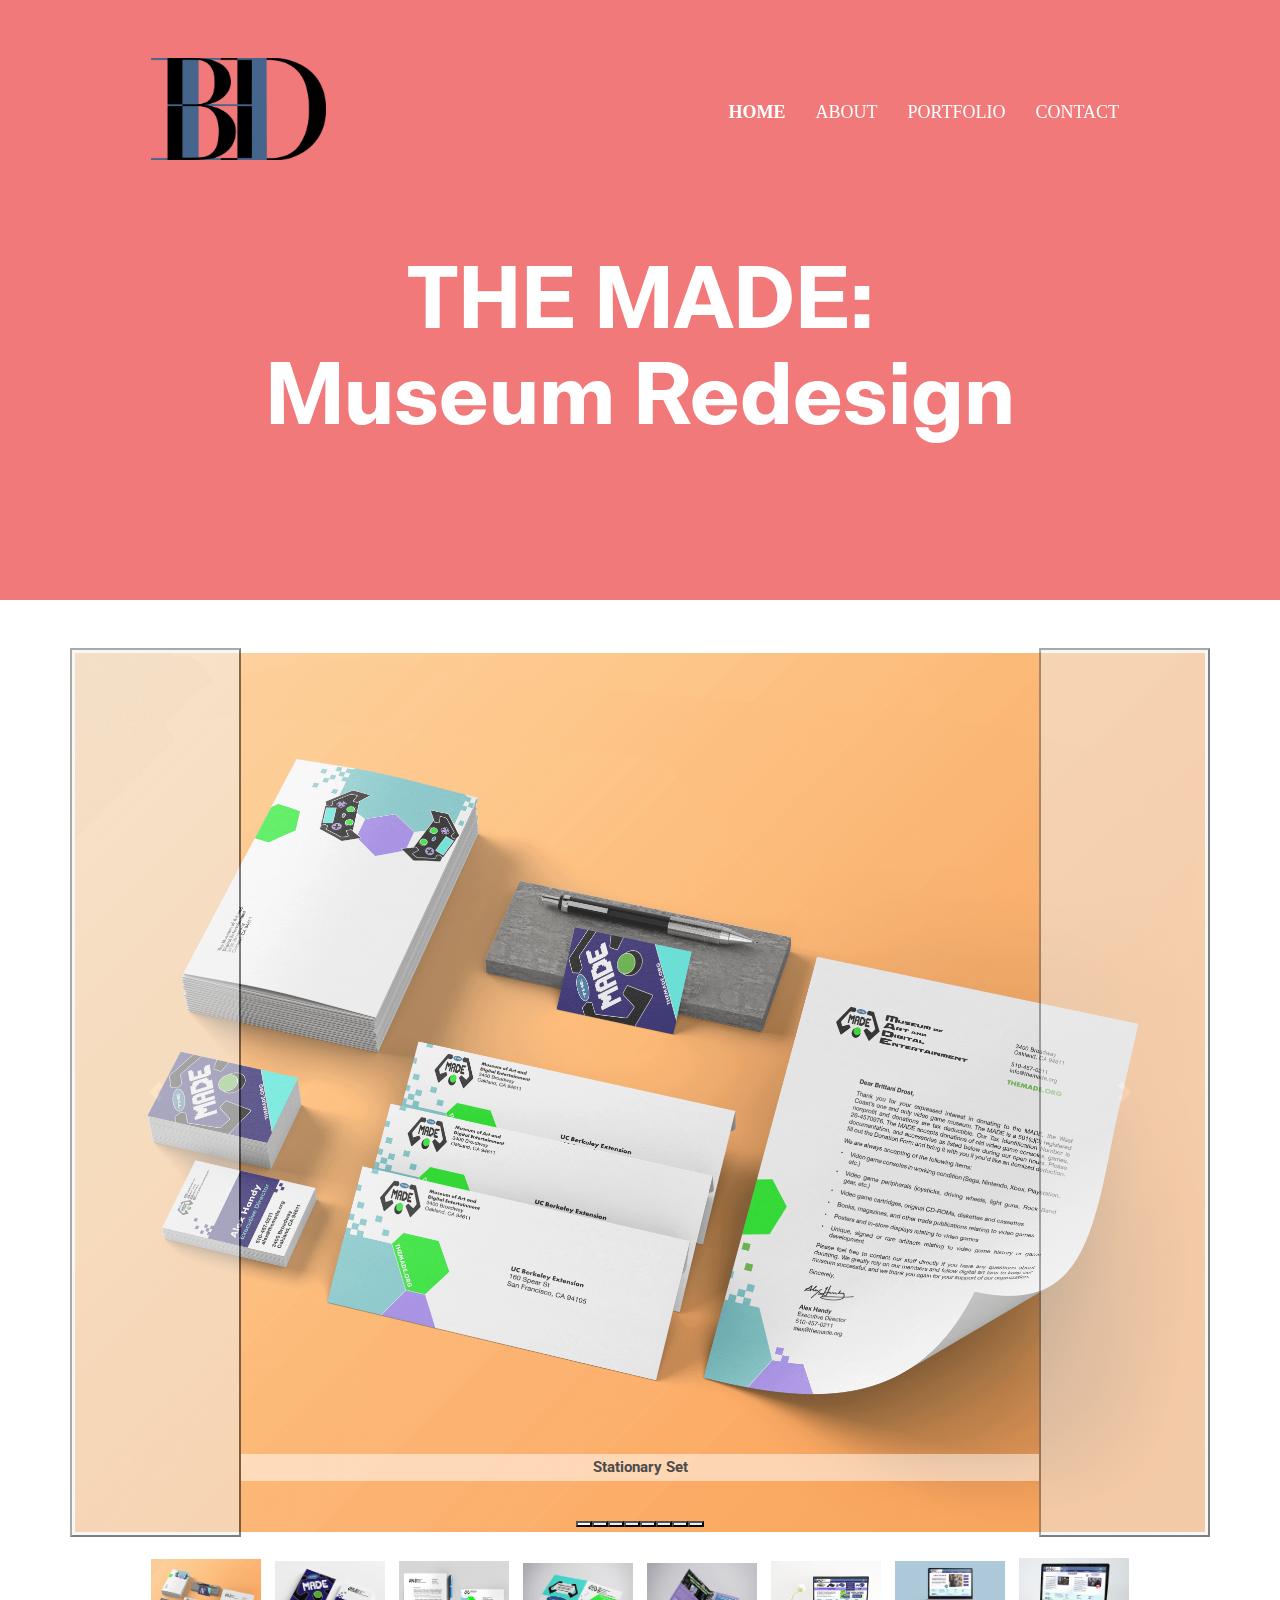
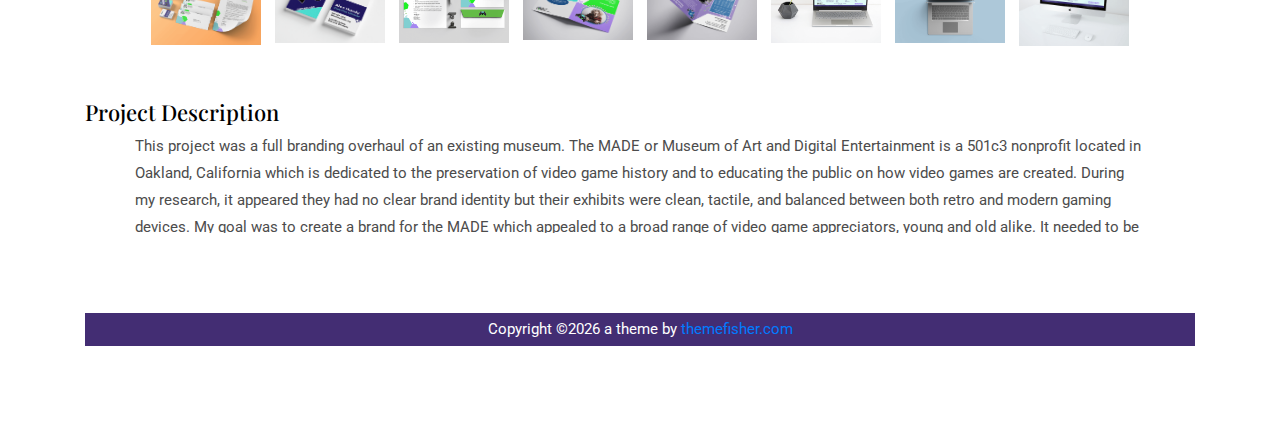
<file: themes/kross/made-museum-page.html>
<!DOCTYPE html>
<html lang="zxx">

<head>
  <meta charset="utf-8">
  <title>Kross | Portfolio Template</title>

  <!-- mobile responsive meta -->
  <meta name="viewport" content="width=device-width, initial-scale=1">
  <meta name="viewport" content="width=device-width, initial-scale=1, maximum-scale=1">
  
  <!-- ** Plugins Needed for the Project ** -->
  <!-- Bootstrap -->
  <link rel="stylesheet" href="plugins/bootstrap/bootstrap.min.css">
  <!-- slick slider -->
  <link rel="stylesheet" href="plugins/slick/slick.css">
  <!-- themefy-icon -->
  <link rel="stylesheet" href="plugins/themify-icons/themify-icons.css">

  <!-- Main Stylesheet -->
  <link href="css/style.css" rel="stylesheet">
  
  <!--Favicon-->
  <link rel="shortcut icon" href="images/favicon.ico" type="image/x-icon">
  <link rel="icon" href="images/favicon.ico" type="image/x-icon">

  <script src="https://cdn.jsdelivr.net/npm/bootstrap@5.1.2/dist/js/bootstrap.bundle.min.js"></script>

</head>

<body>
  
  <header class="navigation fixed-top">
    <nav class="navbar navbar-expand-lg navbar-dark">
      <a class="navbar-brand font-tertiary h3" href="index.html"><img src="images/bhd-logo.png" alt="Myself" style="width:185px;height:111.95px"></a>
      <button class="navbar-toggler" type="button" data-toggle="collapse" data-target="#navigation"
        aria-controls="navigation" aria-expanded="false" aria-label="Toggle navigation">
        <span class="navbar-toggler-icon"></span>
      </button>
  
      <div class="collapse navbar-collapse text-center" id="navigation">
        <ul class="navbar-nav ml-auto">
          <li class="nav-item active">
            <a class="nav-link" href="index.html">Home</a>
          </li>
          <li class="nav-item">
            <a class="nav-link" href="about.html">About</a>
          </li>
          <li class="nav-item dropdown">
            <a class="nav-link" href="portfolio.html">Portfolio</a>
            <div class="dropdown-content">
              <a class="test" tabindex="-1" href="portfolio.html">Project List <span class="caret"></span></a>
                <ul class="dropdown-submenu">
                  <li><a tabindex="-1" href="made-museum-page.html">THE MADE: Museum Redesign</a></li>
                  <li><a tabindex="-1" href="#">Office Depot Redesign</a></li>
                  <li><a tabindex="-1" href="#">Realistic Illustration (Teapot)</a></li>
                  <li><a tabindex="-1" href="#">Forged Cyber Security Logo</a></li>
                  <li><a tabindex="-1" href="#">Aesir Games Logo</a></li>
                  <li><a tabindex="-1" href="#">NaNoWriMo Postcard</a></li>
                  <li><a tabindex="-1" href="#">Let’s Get Batty Brochure</a></li>
                  <li><a tabindex="-1" href="quarantine-crafting-page.html">Quarantine Crafting Magazine</a></li>
                  <li><a tabindex="-1" href="#">Typography Process Book</a></li>
                  <li><a tabindex="-1" href="#">US Women’s Lacrosse Magazine Covers</a></li>
                  <li><a tabindex="-1" href="#">HOLES Book Redesign</a></li>
                  <li><a tabindex="-1" href="#">Royal NIKE Billboard Campaign</a></li>
                  <li><a tabindex="-1" href="#">THE RITUAL Movie Campaign</a></li>
                <li class="dropdown-submenu"></ul>
          <li class="nav-item">
            <a class="nav-link" href="contact.html">Contact</a>
          </li>
        </ul>
      </div>
    </nav>
  </header>

<!-- page title -->
<section class="page-title bg-primary position-relative">
  <div class="container">
    <div class="row">
      <div class="col-12 text-center">
        <h1 class="text-white font-tertiary">THE MADE: <br> Museum Redesign</h1>
      </div>
    </div>
  </div>
  
</section>
<!-- /page title -->

<!-- Carousel -->
<section class="section pt-5">
  <div class="container">
    <div class="row">
<div id="demo" class="carousel slide" data-bs-ride="carousel">

  <!-- Indicators/dots -->
  <div class="carousel-indicators">
    <button type="button" data-bs-target="#demo" data-bs-slide-to="0" class="active"></button>
    <button type="button" data-bs-target="#demo" data-bs-slide-to="1"></button>
    <button type="button" data-bs-target="#demo" data-bs-slide-to="2"></button>
    <button type="button" data-bs-target="#demo" data-bs-slide-to="3"></button>
    <button type="button" data-bs-target="#demo" data-bs-slide-to="4"></button>
    <button type="button" data-bs-target="#demo" data-bs-slide-to="5"></button>
    <button type="button" data-bs-target="#demo" data-bs-slide-to="6"></button>
    <button type="button" data-bs-target="#demo" data-bs-slide-to="7"></button>
  </div>
  
  <!-- The slideshow/carousel -->
  <div class="carousel-inner">
    <div class="carousel-item active">
      <img src="images/all-made-stationary-mock.png" alt="MADE Stationary Set" class="d-block" style="width:100%">
      <div class="carousel-caption">
        <p style="background-color: rgba(255, 255, 255, 0.5);"><b>Stationary Set</b></p>
      </div>
    </div>
    <div class="carousel-item">
      <img src="images/made-business-card.png" alt="MADE Business Card" class="d-block" style="width:100%">
      <div class="carousel-caption">
        <p style="background-color: rgba(255, 255, 255, 0.5);"><b>Business Card</b></p>
      </div> 
    </div>
    <div class="carousel-item">
      <img src="images/made-envelope-letterhead.png" alt="MADE Envelopes and Letterhead" class="d-block" style="width:100%">
      <div class="carousel-caption">
        <p style="background-color: rgba(255, 255, 255, 0.5);"><b>Envelopes and Letterhead</b></p>
      </div>  
    </div>
    <div class="carousel-item">
      <img src="images/made-brochure-front.png" alt="MADE Brochure Front and Back" class="d-block" style="width:100%">
      <div class="carousel-caption">
        <p style="background-color: rgba(255, 255, 255, 0.5);"><b>Brochure <br> (Front/Back)</b></p>
      </div>  
    </div>
    <div class="carousel-item">
      <img src="images/made-brochure-inside.png" alt="MADE Brochure Inner Pages" class="d-block" style="width:100%">
      <div class="carousel-caption">
        <p style="background-color: rgba(255, 255, 255, 0.5);"><b>Brochure <br> (Inner Pages)</b></p>
      </div>  
    </div>
    <div class="carousel-item">
      <img src="images/made-webpage-mock-3.png" alt="MADE Website Homepage" class="d-block" style="width:100%">
      <div class="carousel-caption">
        <p style="background-color: rgba(255, 255, 255, 0.5);"><b>Website <br> (Homepage)</b></p>
      </div>  
    </div>
    <div class="carousel-item">
      <img src="images/made-webpage-mock-1.png" alt="MADE Website About Page" class="d-block" style="width:100%">
      <div class="carousel-caption">
        <p style="background-color: rgba(255, 255, 255, 0.5);"><b>Website <br> (About Page)</b></p>
      </div>  
    </div>
    <div class="carousel-item">
      <img src="images/made-webpage-mock-2.png" alt="MADE Website Gallery Page" class="d-block" style="width:100%">
      <div class="carousel-caption">
        <p style="background-color: rgba(255, 255, 255, 0.5);"><b>Website <br> (Gallery Page)</b></p>
      </div>  
    </div>
  </div>
  
  <!-- Left and right controls/icons -->
  <button class="carousel-control-prev" type="button" data-bs-target="#demo" data-bs-slide="prev">
    <span class="carousel-control-prev-icon"></span>
  </button>
  <button class="carousel-control-next" type="button" data-bs-target="#demo" data-bs-slide="next">
    <span class="carousel-control-next-icon"></span>
  </button>
</div>
<div class="container-fluid mt-3">

<!--thumbnail section-->

<style>
  img {
   
    border-radius: 4px;  /* Rounded border */
    padding: 5px; /* Some padding */
    width: 120px; /* Set a small width */
  }
  
  /* Add a hover effect (blue shadow) */
  img:hover {
    box-shadow: 0 0 2px 1px #432d73;
  }
  </style>

<section class="col-12 text-center">

          <a target="_blank" href="./images/all-made-stationary-mock.png">
            <img src="./images/all-made-stationary-mock.png" alt="MADE Stationary Set">
          </a>
          <a target="_blank" href="./images/made-business-card.png">
            <img src="./images/made-business-card.png" alt="MADE Business Card">
          </a>
          <a target="_blank" href="./images/made-envelope-letterhead.png">
            <img src="./images/made-envelope-letterhead.png" alt="MADE Envelopes and Letterhead">
          </a>
          <a target="_blank" href="./images/made-brochure-front.png">
            <img src="./images/made-brochure-front.png" alt="MADE Brochure Front and Back">
          </a>
          <a target="_blank" href="./images/made-brochure-inside.png">
            <img src="./images/made-brochure-inside.png" alt="MADE Brochure Inner Pages">
          </a>
          <a target="_blank" href="./images/made-webpage-mock-3.png">
            <img src="./images/made-webpage-mock-3.png" alt="MMADE Website Homepage">
          </a>
          <a target="_blank" href="./images/made-webpage-mock-1.png">
            <img src="./images/made-webpage-mock-1.png" alt="MADE Website About Page">
          </a>
          <a target="_blank" href="./images/made-webpage-mock-2.png">
            <img src="./images/made-webpage-mock-2.png" alt="MADE Website Gallery Page">
          </a>
        </section>

  <style>
    div.scrolling {
  height: 100px;
  overflow: auto;
  padding-left: 50px;
  padding-right: 50px
}
  </style>

<section class="section pt-5">
  <div class="container">
    <div class="row">
  <h4>Project Description</h4>
  <div class="scrolling">
    <p>
      This project was a full branding overhaul of an existing museum. The MADE or Museum of Art and Digital Entertainment 
is a 501c3 nonprofit located in Oakland, California which is dedicated to the preservation of video game history and 
to educating the public on how video games are created. During my research, it appeared they had no clear brand identity 
but their exhibits were clean, tactile, and balanced between both retro and modern gaming devices. My goal was to create a 
brand for the MADE which appealed to a broad range of video game appreciators, young and old alike. It needed to be colorful 
and enticing for children but not too silly for adults; it needed to represent video game qualities without using trademarked 
characters or other already copyrighted material. <br><br>
The color palette was inspired by older sprite games, such as from the first generation Pokemon GameBoy collection. 
The typography was Futura PT and Helvetica Neue - both futuristic-feeling fonts that are easy for children to read. 
The project includes a logo, business card, brochure, letterhead, envelope, and three pages of a website. <br><br>
    </p>
  </div>
  </div>
  </div>

</section>

<!-- footer -->

<style>
  footer {
  text-align: center;
  padding: 3px;
  background-color: #432d73;
  color: white;
  }
</style>


<footer>
    <p class="footer mb-0 text-white">Copyright ©<script>
        var CurrentYear = new Date().getFullYear()
        document.write(CurrentYear)
      </script> a theme by <a href="https://themefisher.com">themefisher.com</a></p>
  </div>
</footer>
<!-- /footer -->


<!-- jQuery -->
<script src="plugins/jQuery/jquery.min.js"></script>
<!-- Bootstrap JS -->
<script src="plugins/bootstrap/bootstrap.min.js"></script>
<!-- slick slider -->
<script src="plugins/slick/slick.min.js"></script>
<!-- filter -->
<script src="plugins/shuffle/shuffle.min.js"></script>

<!-- Main Script -->
<script src="js/script.js"></script>

</body>
</html>
</file>
<file: plugins/themify-icons/themify-icons.css>
@font-face{font-family:themify;src:url(fonts/themify.eot?-fvbane);src:url(fonts/themify.eot?#iefix-fvbane) format('embedded-opentype'),url(fonts/themify.woff?-fvbane) format('woff'),url(fonts/themify.ttf?-fvbane) format('truetype'),url(fonts/themify.svg?-fvbane#themify) format('svg');font-weight:400;font-style:normal}[class*=" ti-"],[class^=ti-]{font-family:themify;speak:none;font-style:normal;font-weight:400;font-variant:normal;text-transform:none;line-height:1;-webkit-font-smoothing:antialiased;-moz-osx-font-smoothing:grayscale}.ti-wand:before{content:"\e600"}.ti-volume:before{content:"\e601"}.ti-user:before{content:"\e602"}.ti-unlock:before{content:"\e603"}.ti-unlink:before{content:"\e604"}.ti-trash:before{content:"\e605"}.ti-thought:before{content:"\e606"}.ti-target:before{content:"\e607"}.ti-tag:before{content:"\e608"}.ti-tablet:before{content:"\e609"}.ti-star:before{content:"\e60a"}.ti-spray:before{content:"\e60b"}.ti-signal:before{content:"\e60c"}.ti-shopping-cart:before{content:"\e60d"}.ti-shopping-cart-full:before{content:"\e60e"}.ti-settings:before{content:"\e60f"}.ti-search:before{content:"\e610"}.ti-zoom-in:before{content:"\e611"}.ti-zoom-out:before{content:"\e612"}.ti-cut:before{content:"\e613"}.ti-ruler:before{content:"\e614"}.ti-ruler-pencil:before{content:"\e615"}.ti-ruler-alt:before{content:"\e616"}.ti-bookmark:before{content:"\e617"}.ti-bookmark-alt:before{content:"\e618"}.ti-reload:before{content:"\e619"}.ti-plus:before{content:"\e61a"}.ti-pin:before{content:"\e61b"}.ti-pencil:before{content:"\e61c"}.ti-pencil-alt:before{content:"\e61d"}.ti-paint-roller:before{content:"\e61e"}.ti-paint-bucket:before{content:"\e61f"}.ti-na:before{content:"\e620"}.ti-mobile:before{content:"\e621"}.ti-minus:before{content:"\e622"}.ti-medall:before{content:"\e623"}.ti-medall-alt:before{content:"\e624"}.ti-marker:before{content:"\e625"}.ti-marker-alt:before{content:"\e626"}.ti-arrow-up:before{content:"\e627"}.ti-arrow-right:before{content:"\e628"}.ti-arrow-left:before{content:"\e629"}.ti-arrow-down:before{content:"\e62a"}.ti-lock:before{content:"\e62b"}.ti-location-arrow:before{content:"\e62c"}.ti-link:before{content:"\e62d"}.ti-layout:before{content:"\e62e"}.ti-layers:before{content:"\e62f"}.ti-layers-alt:before{content:"\e630"}.ti-key:before{content:"\e631"}.ti-import:before{content:"\e632"}.ti-image:before{content:"\e633"}.ti-heart:before{content:"\e634"}.ti-heart-broken:before{content:"\e635"}.ti-hand-stop:before{content:"\e636"}.ti-hand-open:before{content:"\e637"}.ti-hand-drag:before{content:"\e638"}.ti-folder:before{content:"\e639"}.ti-flag:before{content:"\e63a"}.ti-flag-alt:before{content:"\e63b"}.ti-flag-alt-2:before{content:"\e63c"}.ti-eye:before{content:"\e63d"}.ti-export:before{content:"\e63e"}.ti-exchange-vertical:before{content:"\e63f"}.ti-desktop:before{content:"\e640"}.ti-cup:before{content:"\e641"}.ti-crown:before{content:"\e642"}.ti-comments:before{content:"\e643"}.ti-comment:before{content:"\e644"}.ti-comment-alt:before{content:"\e645"}.ti-close:before{content:"\e646"}.ti-clip:before{content:"\e647"}.ti-angle-up:before{content:"\e648"}.ti-angle-right:before{content:"\e649"}.ti-angle-left:before{content:"\e64a"}.ti-angle-down:before{content:"\e64b"}.ti-check:before{content:"\e64c"}.ti-check-box:before{content:"\e64d"}.ti-camera:before{content:"\e64e"}.ti-announcement:before{content:"\e64f"}.ti-brush:before{content:"\e650"}.ti-briefcase:before{content:"\e651"}.ti-bolt:before{content:"\e652"}.ti-bolt-alt:before{content:"\e653"}.ti-blackboard:before{content:"\e654"}.ti-bag:before{content:"\e655"}.ti-move:before{content:"\e656"}.ti-arrows-vertical:before{content:"\e657"}.ti-arrows-horizontal:before{content:"\e658"}.ti-fullscreen:before{content:"\e659"}.ti-arrow-top-right:before{content:"\e65a"}.ti-arrow-top-left:before{content:"\e65b"}.ti-arrow-circle-up:before{content:"\e65c"}.ti-arrow-circle-right:before{content:"\e65d"}.ti-arrow-circle-left:before{content:"\e65e"}.ti-arrow-circle-down:before{content:"\e65f"}.ti-angle-double-up:before{content:"\e660"}.ti-angle-double-right:before{content:"\e661"}.ti-angle-double-left:before{content:"\e662"}.ti-angle-double-down:before{content:"\e663"}.ti-zip:before{content:"\e664"}.ti-world:before{content:"\e665"}.ti-wheelchair:before{content:"\e666"}.ti-view-list:before{content:"\e667"}.ti-view-list-alt:before{content:"\e668"}.ti-view-grid:before{content:"\e669"}.ti-uppercase:before{content:"\e66a"}.ti-upload:before{content:"\e66b"}.ti-underline:before{content:"\e66c"}.ti-truck:before{content:"\e66d"}.ti-timer:before{content:"\e66e"}.ti-ticket:before{content:"\e66f"}.ti-thumb-up:before{content:"\e670"}.ti-thumb-down:before{content:"\e671"}.ti-text:before{content:"\e672"}.ti-stats-up:before{content:"\e673"}.ti-stats-down:before{content:"\e674"}.ti-split-v:before{content:"\e675"}.ti-split-h:before{content:"\e676"}.ti-smallcap:before{content:"\e677"}.ti-shine:before{content:"\e678"}.ti-shift-right:before{content:"\e679"}.ti-shift-left:before{content:"\e67a"}.ti-shield:before{content:"\e67b"}.ti-notepad:before{content:"\e67c"}.ti-server:before{content:"\e67d"}.ti-quote-right:before{content:"\e67e"}.ti-quote-left:before{content:"\e67f"}.ti-pulse:before{content:"\e680"}.ti-printer:before{content:"\e681"}.ti-power-off:before{content:"\e682"}.ti-plug:before{content:"\e683"}.ti-pie-chart:before{content:"\e684"}.ti-paragraph:before{content:"\e685"}.ti-panel:before{content:"\e686"}.ti-package:before{content:"\e687"}.ti-music:before{content:"\e688"}.ti-music-alt:before{content:"\e689"}.ti-mouse:before{content:"\e68a"}.ti-mouse-alt:before{content:"\e68b"}.ti-money:before{content:"\e68c"}.ti-microphone:before{content:"\e68d"}.ti-menu:before{content:"\e68e"}.ti-menu-alt:before{content:"\e68f"}.ti-map:before{content:"\e690"}.ti-map-alt:before{content:"\e691"}.ti-loop:before{content:"\e692"}.ti-location-pin:before{content:"\e693"}.ti-list:before{content:"\e694"}.ti-light-bulb:before{content:"\e695"}.ti-Italic:before{content:"\e696"}.ti-info:before{content:"\e697"}.ti-infinite:before{content:"\e698"}.ti-id-badge:before{content:"\e699"}.ti-hummer:before{content:"\e69a"}.ti-home:before{content:"\e69b"}.ti-help:before{content:"\e69c"}.ti-headphone:before{content:"\e69d"}.ti-harddrives:before{content:"\e69e"}.ti-harddrive:before{content:"\e69f"}.ti-gift:before{content:"\e6a0"}.ti-game:before{content:"\e6a1"}.ti-filter:before{content:"\e6a2"}.ti-files:before{content:"\e6a3"}.ti-file:before{content:"\e6a4"}.ti-eraser:before{content:"\e6a5"}.ti-envelope:before{content:"\e6a6"}.ti-download:before{content:"\e6a7"}.ti-direction:before{content:"\e6a8"}.ti-direction-alt:before{content:"\e6a9"}.ti-dashboard:before{content:"\e6aa"}.ti-control-stop:before{content:"\e6ab"}.ti-control-shuffle:before{content:"\e6ac"}.ti-control-play:before{content:"\e6ad"}.ti-control-pause:before{content:"\e6ae"}.ti-control-forward:before{content:"\e6af"}.ti-control-backward:before{content:"\e6b0"}.ti-cloud:before{content:"\e6b1"}.ti-cloud-up:before{content:"\e6b2"}.ti-cloud-down:before{content:"\e6b3"}.ti-clipboard:before{content:"\e6b4"}.ti-car:before{content:"\e6b5"}.ti-calendar:before{content:"\e6b6"}.ti-book:before{content:"\e6b7"}.ti-bell:before{content:"\e6b8"}.ti-basketball:before{content:"\e6b9"}.ti-bar-chart:before{content:"\e6ba"}.ti-bar-chart-alt:before{content:"\e6bb"}.ti-back-right:before{content:"\e6bc"}.ti-back-left:before{content:"\e6bd"}.ti-arrows-corner:before{content:"\e6be"}.ti-archive:before{content:"\e6bf"}.ti-anchor:before{content:"\e6c0"}.ti-align-right:before{content:"\e6c1"}.ti-align-left:before{content:"\e6c2"}.ti-align-justify:before{content:"\e6c3"}.ti-align-center:before{content:"\e6c4"}.ti-alert:before{content:"\e6c5"}.ti-alarm-clock:before{content:"\e6c6"}.ti-agenda:before{content:"\e6c7"}.ti-write:before{content:"\e6c8"}.ti-window:before{content:"\e6c9"}.ti-widgetized:before{content:"\e6ca"}.ti-widget:before{content:"\e6cb"}.ti-widget-alt:before{content:"\e6cc"}.ti-wallet:before{content:"\e6cd"}.ti-video-clapper:before{content:"\e6ce"}.ti-video-camera:before{content:"\e6cf"}.ti-vector:before{content:"\e6d0"}.ti-themify-logo:before{content:"\e6d1"}.ti-themify-favicon:before{content:"\e6d2"}.ti-themify-favicon-alt:before{content:"\e6d3"}.ti-support:before{content:"\e6d4"}.ti-stamp:before{content:"\e6d5"}.ti-split-v-alt:before{content:"\e6d6"}.ti-slice:before{content:"\e6d7"}.ti-shortcode:before{content:"\e6d8"}.ti-shift-right-alt:before{content:"\e6d9"}.ti-shift-left-alt:before{content:"\e6da"}.ti-ruler-alt-2:before{content:"\e6db"}.ti-receipt:before{content:"\e6dc"}.ti-pin2:before{content:"\e6dd"}.ti-pin-alt:before{content:"\e6de"}.ti-pencil-alt2:before{content:"\e6df"}.ti-palette:before{content:"\e6e0"}.ti-more:before{content:"\e6e1"}.ti-more-alt:before{content:"\e6e2"}.ti-microphone-alt:before{content:"\e6e3"}.ti-magnet:before{content:"\e6e4"}.ti-line-double:before{content:"\e6e5"}.ti-line-dotted:before{content:"\e6e6"}.ti-line-dashed:before{content:"\e6e7"}.ti-layout-width-full:before{content:"\e6e8"}.ti-layout-width-default:before{content:"\e6e9"}.ti-layout-width-default-alt:before{content:"\e6ea"}.ti-layout-tab:before{content:"\e6eb"}.ti-layout-tab-window:before{content:"\e6ec"}.ti-layout-tab-v:before{content:"\e6ed"}.ti-layout-tab-min:before{content:"\e6ee"}.ti-layout-slider:before{content:"\e6ef"}.ti-layout-slider-alt:before{content:"\e6f0"}.ti-layout-sidebar-right:before{content:"\e6f1"}.ti-layout-sidebar-none:before{content:"\e6f2"}.ti-layout-sidebar-left:before{content:"\e6f3"}.ti-layout-placeholder:before{content:"\e6f4"}.ti-layout-menu:before{content:"\e6f5"}.ti-layout-menu-v:before{content:"\e6f6"}.ti-layout-menu-separated:before{content:"\e6f7"}.ti-layout-menu-full:before{content:"\e6f8"}.ti-layout-media-right-alt:before{content:"\e6f9"}.ti-layout-media-right:before{content:"\e6fa"}.ti-layout-media-overlay:before{content:"\e6fb"}.ti-layout-media-overlay-alt:before{content:"\e6fc"}.ti-layout-media-overlay-alt-2:before{content:"\e6fd"}.ti-layout-media-left-alt:before{content:"\e6fe"}.ti-layout-media-left:before{content:"\e6ff"}.ti-layout-media-center-alt:before{content:"\e700"}.ti-layout-media-center:before{content:"\e701"}.ti-layout-list-thumb:before{content:"\e702"}.ti-layout-list-thumb-alt:before{content:"\e703"}.ti-layout-list-post:before{content:"\e704"}.ti-layout-list-large-image:before{content:"\e705"}.ti-layout-line-solid:before{content:"\e706"}.ti-layout-grid4:before{content:"\e707"}.ti-layout-grid3:before{content:"\e708"}.ti-layout-grid2:before{content:"\e709"}.ti-layout-grid2-thumb:before{content:"\e70a"}.ti-layout-cta-right:before{content:"\e70b"}.ti-layout-cta-left:before{content:"\e70c"}.ti-layout-cta-center:before{content:"\e70d"}.ti-layout-cta-btn-right:before{content:"\e70e"}.ti-layout-cta-btn-left:before{content:"\e70f"}.ti-layout-column4:before{content:"\e710"}.ti-layout-column3:before{content:"\e711"}.ti-layout-column2:before{content:"\e712"}.ti-layout-accordion-separated:before{content:"\e713"}.ti-layout-accordion-merged:before{content:"\e714"}.ti-layout-accordion-list:before{content:"\e715"}.ti-ink-pen:before{content:"\e716"}.ti-info-alt:before{content:"\e717"}.ti-help-alt:before{content:"\e718"}.ti-headphone-alt:before{content:"\e719"}.ti-hand-point-up:before{content:"\e71a"}.ti-hand-point-right:before{content:"\e71b"}.ti-hand-point-left:before{content:"\e71c"}.ti-hand-point-down:before{content:"\e71d"}.ti-gallery:before{content:"\e71e"}.ti-face-smile:before{content:"\e71f"}.ti-face-sad:before{content:"\e720"}.ti-credit-card:before{content:"\e721"}.ti-control-skip-forward:before{content:"\e722"}.ti-control-skip-backward:before{content:"\e723"}.ti-control-record:before{content:"\e724"}.ti-control-eject:before{content:"\e725"}.ti-comments-smiley:before{content:"\e726"}.ti-brush-alt:before{content:"\e727"}.ti-youtube:before{content:"\e728"}.ti-vimeo:before{content:"\e729"}.ti-twitter:before{content:"\e72a"}.ti-time:before{content:"\e72b"}.ti-tumblr:before{content:"\e72c"}.ti-skype:before{content:"\e72d"}.ti-share:before{content:"\e72e"}.ti-share-alt:before{content:"\e72f"}.ti-rocket:before{content:"\e730"}.ti-pinterest:before{content:"\e731"}.ti-new-window:before{content:"\e732"}.ti-microsoft:before{content:"\e733"}.ti-list-ol:before{content:"\e734"}.ti-linkedin:before{content:"\e735"}.ti-layout-sidebar-2:before{content:"\e736"}.ti-layout-grid4-alt:before{content:"\e737"}.ti-layout-grid3-alt:before{content:"\e738"}.ti-layout-grid2-alt:before{content:"\e739"}.ti-layout-column4-alt:before{content:"\e73a"}.ti-layout-column3-alt:before{content:"\e73b"}.ti-layout-column2-alt:before{content:"\e73c"}.ti-instagram:before{content:"\e73d"}.ti-google:before{content:"\e73e"}.ti-github:before{content:"\e73f"}.ti-flickr:before{content:"\e740"}.ti-facebook:before{content:"\e741"}.ti-dropbox:before{content:"\e742"}.ti-dribbble:before{content:"\e743"}.ti-apple:before{content:"\e744"}.ti-android:before{content:"\e745"}.ti-save:before{content:"\e746"}.ti-save-alt:before{content:"\e747"}.ti-yahoo:before{content:"\e748"}.ti-wordpress:before{content:"\e749"}.ti-vimeo-alt:before{content:"\e74a"}.ti-twitter-alt:before{content:"\e74b"}.ti-tumblr-alt:before{content:"\e74c"}.ti-trello:before{content:"\e74d"}.ti-stack-overflow:before{content:"\e74e"}.ti-soundcloud:before{content:"\e74f"}.ti-sharethis:before{content:"\e750"}.ti-sharethis-alt:before{content:"\e751"}.ti-reddit:before{content:"\e752"}.ti-pinterest-alt:before{content:"\e753"}.ti-microsoft-alt:before{content:"\e754"}.ti-linux:before{content:"\e755"}.ti-jsfiddle:before{content:"\e756"}.ti-joomla:before{content:"\e757"}.ti-html5:before{content:"\e758"}.ti-flickr-alt:before{content:"\e759"}.ti-email:before{content:"\e75a"}.ti-drupal:before{content:"\e75b"}.ti-dropbox-alt:before{content:"\e75c"}.ti-css3:before{content:"\e75d"}.ti-rss:before{content:"\e75e"}.ti-rss-alt:before{content:"\e75f"}
</file>
<file: css/style.css>
/*!------------------------------------------------------------------
[MAIN STYLESHEET]

PROJECT:	Project Name
VERSION:	Versoin Number
-------------------------------------------------------------------*/
/*------------------------------------------------------------------
[TABLE OF CONTENTS]
-------------------------------------------------------------------*/
/*  typography */
@import url("https://fonts.googleapis.com/css?family=Playfair+Display:400,700|Roboto:300,400,500,700");
@font-face {
  font-family: 'BwNistaInt-xBd';
  src: url("../plugins/fonts/BwNistaInt-xBd.woff") format("woff");
  font-style: normal;
  font-display: swap;
}

body {
  line-height: 1.2;
  font-family: "Roboto", sans-serif;
  -webkit-font-smoothing: antialiased;
  font-size: 15px;
  color: #4c4c4c;
}

p, .paragraph {
  font-weight: 400;
  color: #4c4c4c;
  font-size: 15px;
  line-height: 1.8;
  font-family: "Roboto", sans-serif;
}

p-lg, .paragraph-lg {
  font-size: 22px;
}

h1, h2, h3, h4, h5, h6 {
  color: #000;
  font-family: "Playfair Display", serif;
  line-height: 1.2;
}

h1, .h1 {
  font-size: 80px;
}

@media (max-width: 991px) {
  h1, .h1 {
    font-size: 65px;
  }
}

h2, .h2 {
  font-size: 60px;
}

@media (max-width: 991px) {
  h2, .h2 {
    font-size: 50px;
  }
}

h3, .h3 {
  font-size: 40px;
}

h4, .h4 {
  font-size: 22px;
}

h5, .h5 {
  font-size: 18px;
}

h6, .h6 {
  font-size: 14px;
}

/* Button style */
.btn {
  font-size: 22px;
  font-family: "Playfair Display", serif;
  text-transform: capitalize;
  padding: 16px 44px;
  border-radius: 5px;
  font-weight: 600;
  border: 0;
  position: relative;
  z-index: 1;
  transition: .2s ease;
}

.btn:focus {
  outline: 0;
  box-shadow: none !important;
}

.btn:active {
  box-shadow: none;
}

.btn-sm {
  font-size: 15px;
  padding: 10px 30px;
}

.btn-xs {
  padding: 5px 10px;
  font-size: 15px;
}

.btn-primary {
  background: #f27979;
  color: #fff;
}

.btn-primary:active {
  background: #f27979 !important;
}

.btn-primary:hover {
  background: #f27979;
}

.btn-primary.focus, .btn-primary.active {
  background: #f27979 !important;
  box-shadow: none !important;
}

.btn-transparent {
  background: transparent;
  color: #f27979;
  font-weight: bold;
}

.btn-transparent:active, .btn-transparent:hover {
  color: #f27979;
}

body {
  background-color: #fff;
  overflow-x: hidden;
}

::-moz-selection {
  background: #f27979;
  color: #fff;
}

::selection {
  background: #f27979;
  color: #fff;
}

/* preloader */
.preloader {
  position: fixed;
  top: 0;
  left: 0;
  right: 0;
  bottom: 0;
  background-color: #fff;
  z-index: 999;
  display: flex;
  align-items: center;
  justify-content: center;
}

ol,
ul {
  list-style-type: none;
  margin: 0px;
}

img {
  vertical-align: middle;
  border: 0;
}

a,
a:hover,
a:focus {
  text-decoration: none;
}

a,
button,
select {
  cursor: pointer;
  transition: .2s ease;
}

a:focus,
button:focus,
select:focus {
  outline: 0;
}

a.text-dark:hover {
  color: #f27979 !important;
}

a:hover {
  color: #f27979;
}

.slick-slide {
  outline: 0;
}

.section {
  padding-top: 80px;
  padding-bottom: 80px;
}

.section-title {
  margin-bottom: 80px;
  font-family: "BwNistaInt-xBd";
}

.bg-cover {
  background-size: cover;
  background-position: center center;
  background-repeat: no-repeat;
}

/* overlay */
.overlay {
  position: relative;
}

.overlay::before {
  position: absolute;
  content: '';
  height: 100%;
  width: 100%;
  top: 0;
  left: 0;
  background: #000;
  opacity: .5;
}

.outline-0 {
  outline: 0 !important;
}

.d-unset {
  display: unset !important;
}

.bg-primary {
  background: #f27979 !important;
}

.bg-gray {
  background: #eaeaea !important;
}

.text-primary {
  color: #41228e !important;
}

.text-color {
  color: #4c4c4c;
}

.text-dark {
  color: #000 !important;
}

.text-light {
  color: #999999 !important;
}

.mb-10 {
  margin-bottom: 10px !important;
}

.mb-20 {
  margin-bottom: 20px !important;
}

.mb-30 {
  margin-bottom: 30px !important;
}

.mb-40 {
  margin-bottom: 40px !important;
}

.mb-50 {
  margin-bottom: 50px !important;
}

.mb-60 {
  margin-bottom: 60px !important;
}

.mb-70 {
  margin-bottom: 70px !important;
}

.mb-80 {
  margin-bottom: 80px !important;
}

.mb-90 {
  margin-bottom: 90px !important;
}

.mb-100 {
  margin-bottom: 100px !important;
}

.zindex-1 {
  z-index: 1;
}

.rounded-lg {
  border-radius: 15px;
}

.overflow-hidden {
  overflow: hidden;
}

.font-secondary {
  font-family: "Playfair Display", serif !important;
}

.font-tertiary {
  font-family: "BwNistaInt-xBd" !important;
}

.shadow {
  box-shadow: 0px 18px 39.1px 6.9px rgba(224, 241, 255, 0.34) !important;
}

.bg-dark {
  background-color: #432d73 !important;
}

/* icon */
.icon {
  font-size: 45px;
}

.icon-bg {
  height: 100px;
  width: 100px;
  line-height: 100px;
  text-align: center;
}

.icon-light {
  color: #c8d5ef;
}

/* /icon */
/* slick slider */
.slick-dots {
  text-align: center;
  padding-left: 0;
}

.slick-dots li {
  display: inline-block;
  margin: 2px;
}

.slick-dots li.slick-active button {
  background: #fff;
  width: 25px;
}

.slick-dots li button {
  height: 6px;
  width: 12px;
  background: rgba(255, 255, 255, 0.5);
  color: transparent;
  border-radius: 10px;
  overflow: hidden;
  transition: .2s ease;
  border: 0;
}

/* /slick slider */
/* form */
.form-control {
  border: 0;
  border-radius: 0;
  border-bottom: 1px solid #c7c7c7;
  height: 60px;
}

.form-control:focus {
  border-color: #41228e;
  outline: 0;
  box-shadow: none !important;
}

textarea.form-control {
  height: 120px;
}

/* /form */
/* card */
.card {
  border: 0;
}

.card-header {
  border: 0;
}

.card-footer {
  border: 0;
}

/* /card */
.navigation {
  padding: 40px 130px;
  transition: .3s ease;
}

.navigation.nav-bg {
  background-color: #f27979; 
  opacity: 0.80;
  padding: 15px 100px;
}

@media (max-width: 991px) {
  .navigation.nav-bg {
    padding: 15px 20px;
  }
}

@media (max-width: 991px) {
  .navigation {
    padding: 20px;
    background:#f27979;
  }
}

.navbar .nav-item .nav-link {
  font-family: "OpenSans-Bold";
  font-size: larger;
  text-transform: uppercase;
  padding: 15px;
}

.navbar .nav-item.active {
  font-weight: bold;
}

.navbar-dark .navbar-nav .nav-link {
  color: #fff;
}

.hero-area {
  padding: 300px 0 200px;
  position: relative;
}

@media (max-width: 767px) {
  .hero-area {
    padding: 250px 0 150px;
    overflow: hidden;
  }
}

.hero-area h1 {
  position: relative;
  z-index: 2;
}

.layer {
  position: absolute;
  z-index: 1;
}

#l1 {
  bottom: 0;
  left: 0;
}

#l2 {
  top: 190px;
  left: -250px;
}

#l3 {
  top: 200px;
  left: 40%;
}

#l4 {
  top: 200px;
  right: 40%;
}

#l5 {
  top: 100px;
  right: -150px;
}

#l6 {
  bottom: -20px;
  left: 10%;
}

#l7 {
  bottom: 100px;
  left: 20%;
}

#l8 {
  bottom: 160px;
  right: 45%;
}

#l9 {
  bottom: 100px;
  right: -10px;
}

.layer-bg {
  position: absolute;
  bottom: 0;
  left: 0;
}

/* skills */
.progress-wrapper {
  height: 130px;
  overflow: hidden;
}

.wave {
  position: absolute;
  width: 100%;
  height: 100%;
}

.wave::before, .wave::after {
  content: "";
  position: absolute;
  width: 800px;
  height: 800px;
  bottom: 0;
  left: 50%;
  background-color: rgba(255, 255, 255, 0.4);
  border-radius: 45%;
  -webkit-transform: translateX(-50%) rotate(0);
          transform: translateX(-50%) rotate(0);
  -webkit-animation: rotate 6s linear infinite;
          animation: rotate 6s linear infinite;
  z-index: 10;
}

.wave::after {
  border-radius: 47%;
  background-color: rgba(255, 255, 255, 0.9);
  -webkit-transform: translateX(-50%) rotate(0);
          transform: translateX(-50%) rotate(0);
  -webkit-animation: rotate 10s linear -5s infinite;
          animation: rotate 10s linear -5s infinite;
  z-index: 20;
}

@-webkit-keyframes rotate {
  50% {
    -webkit-transform: translateX(-50%) rotate(180deg);
            transform: translateX(-50%) rotate(180deg);
  }
  100% {
    -webkit-transform: translateX(-50%) rotate(360deg);
            transform: translateX(-50%) rotate(360deg);
  }
}

@keyframes rotate {
  50% {
    -webkit-transform: translateX(-50%) rotate(180deg);
            transform: translateX(-50%) rotate(180deg);
  }
  100% {
    -webkit-transform: translateX(-50%) rotate(360deg);
            transform: translateX(-50%) rotate(360deg);
  }
}

/* /skills */
/* education */
.edu-bg-image {
  position: absolute;
  left: 0;
  top: -300px;
  z-index: -1;
}

/* /education */
/* service */
.hover-bg-primary {
  transition: .3s ease;
}

.hover-bg-primary:hover {
  background: #f27979;
}

.hover-bg-primary:hover * {
  color: #fff;
}

.active-bg-primary {
  transition: .3s ease;
  background: #f27979;
}

.active-bg-primary * {
  color: #fff;
}

.hover-shadow {
  transition: .2s ease;
}

.hover-shadow:hover {
  box-shadow: 0px 18px 40px 8px rgba(224, 241, 255, 0.54) !important;
}

/* /service */
/* portfolio */
.hover-wrapper {
  overflow: hidden;
}

.hover-wrapper img {
  transition: .3s ease;
  -webkit-transform: scale(1.1);
          transform: scale(1.1);
}

.hover-wrapper:hover img {
  -webkit-transform: scale(1);
          transform: scale(1);
}

.hover-wrapper:hover .hover-overlay {
  opacity: 1;
  visibility: visible;
}

.hover-overlay {
  position: absolute;
  height: 100%;
  width: 100%;
  border-radius: inherit;
  top: 0;
  left: 0;
  background: rgba(0, 0, 0, 0.3);
  opacity: 0;
  visibility: hidden;
  transition: .3s ease;
}

.hover-content {
  position: absolute;
  top: 50%;
  -webkit-transform: translateY(-50%);
          transform: translateY(-50%);
  left: 0;
  right: 0;
  text-align: center;
}

/* /portfolio */
/* testimonial */
.testimonial-content strong {
  color: #2bfdff;
  font-weight: normal;
}

.testimonial-bg-shapes .container {
  position: relative;
  z-index: 1;
}

.testimonial-bg-shapes .bg-map {
  position: absolute;
  left: 50%;
  top: 50%;
  -webkit-transform: translate(-50%, -50%);
          transform: translate(-50%, -50%);
}

.testimonial-bg-shapes .bg-shape-1 {
  position: absolute;
  left: 100px;
  top: -50px;
}

.testimonial-bg-shapes .bg-shape-2 {
  position: absolute;
  right: 150px;
  top: 50px;
}

.testimonial-bg-shapes .bg-shape-3 {
  position: absolute;
  right: 50px;
  top: 200px;
}

.testimonial-bg-shapes .bg-shape-4 {
  position: absolute;
  left: 100px;
  bottom: 200px;
}

.testimonial-bg-shapes .bg-shape-5 {
  position: absolute;
  right: 200px;
  bottom: -50px;
}

/* /testimonial */
/* footer */
.footer-section {
  padding-top: 200px;
}

.section-on-footer {
  margin-bottom: -250px;
}

.shadow-down {
  position: relative;
}

.shadow-down::before {
  position: absolute;
  content: "";
  box-shadow: 0px 0px 80.75px 14.25px rgba(224, 241, 255, 0.34);
  height: 100%;
  width: 100%;
  left: 0;
  top: 0;
  z-index: -1;
}

/* /footer */
.card-lg {
  flex-direction: row-reverse;
  align-items: center;
}

@media (max-width: 991px) {
  .card-lg {
    flex-direction: column;
  }
}

blockquote {
  display: inline-block;
  padding: 10px 20px;
  background: #eaeaea;
  border-left: 2px solid #41228e;
  font-style: italic;
  font-size: 22px;
}

.content * {
  margin-bottom: 20px;
}

.content strong {
  font-family: "Playfair Display", serif;
  font-size: 22px;
  font-weight: normal;
  color: #000;
  display: inherit;
  line-height: 1.5;
}

.page-title-alt {
  padding: 350px 0 70px;
}

.border-thick {
  border: 10px solid;
}

.drag-lg-top {
  margin-top: -230px;
}

@media (max-width: 991px) {
  .drag-lg-top {
    margin-top: 0;
  }
}

.page-title-alt .container {
  position: relative;
  z-index: 1;
}

.page-title-alt .bg-shape-1 {
  position: absolute;
  left: 0;
  top: 0;
  height: 100%;
}

.page-title-alt .bg-shape-2 {
  position: absolute;
  left: 70px;
  top: 100px;
}

.page-title-alt .bg-shape-3 {
  position: absolute;
  left: 30%;
  top: 50px;
  -webkit-transform: rotate(180deg);
          transform: rotate(180deg);
}

.page-title-alt .bg-shape-4 {
  position: absolute;
  left: 100px;
  bottom: 100px;
}

.page-title-alt .bg-shape-5 {
  position: absolute;
  left: 40%;
  bottom: -25px;
}

.page-title-alt .bg-shape-6 {
  position: absolute;
  bottom: 100px;
  right: -100px;
}

.page-title {
  padding: 250px 0 150px;
}

.page-title .container {
  position: relative;
  z-index: 1;
}

.page-title .bg-shape-1 {
  position: absolute;
  left: 0;
  bottom: 0;
  width: 100%;
}

.page-title .bg-shape-2 {
  position: absolute;
  left: -20px;
  top: -10px;
}

.page-title .bg-shape-3 {
  position: absolute;
  left: 10%;
  top: 100px;
}

.page-title .bg-shape-4 {
  position: absolute;
  left: 50%;
  top: -20px;
}

.page-title .bg-shape-5 {
  position: absolute;
  left: 90px;
  bottom: -50px;
  -webkit-transform: rotate(180deg);
          transform: rotate(180deg);
}

.page-title .bg-shape-6 {
  position: absolute;
  right: 20%;
  bottom: -20px;
}

.page-title .bg-shape-7 {
  position: absolute;
  right: -220px;
  bottom: -100px;
}

.filter-controls li {
  cursor: pointer;
}

.filter-controls li.active {
  font-weight: bold;
}

/*# sourceMappingURL=maps/style.css.map */
</file>
<file: themes/kross/plugins/themify-icons/themify-icons.css>
@font-face{font-family:themify;src:url(fonts/themify.eot?-fvbane);src:url(fonts/themify.eot?#iefix-fvbane) format('embedded-opentype'),url(fonts/themify.woff?-fvbane) format('woff'),url(fonts/themify.ttf?-fvbane) format('truetype'),url(fonts/themify.svg?-fvbane#themify) format('svg');font-weight:400;font-style:normal}[class*=" ti-"],[class^=ti-]{font-family:themify;speak:none;font-style:normal;font-weight:400;font-variant:normal;text-transform:none;line-height:1;-webkit-font-smoothing:antialiased;-moz-osx-font-smoothing:grayscale}.ti-wand:before{content:"\e600"}.ti-volume:before{content:"\e601"}.ti-user:before{content:"\e602"}.ti-unlock:before{content:"\e603"}.ti-unlink:before{content:"\e604"}.ti-trash:before{content:"\e605"}.ti-thought:before{content:"\e606"}.ti-target:before{content:"\e607"}.ti-tag:before{content:"\e608"}.ti-tablet:before{content:"\e609"}.ti-star:before{content:"\e60a"}.ti-spray:before{content:"\e60b"}.ti-signal:before{content:"\e60c"}.ti-shopping-cart:before{content:"\e60d"}.ti-shopping-cart-full:before{content:"\e60e"}.ti-settings:before{content:"\e60f"}.ti-search:before{content:"\e610"}.ti-zoom-in:before{content:"\e611"}.ti-zoom-out:before{content:"\e612"}.ti-cut:before{content:"\e613"}.ti-ruler:before{content:"\e614"}.ti-ruler-pencil:before{content:"\e615"}.ti-ruler-alt:before{content:"\e616"}.ti-bookmark:before{content:"\e617"}.ti-bookmark-alt:before{content:"\e618"}.ti-reload:before{content:"\e619"}.ti-plus:before{content:"\e61a"}.ti-pin:before{content:"\e61b"}.ti-pencil:before{content:"\e61c"}.ti-pencil-alt:before{content:"\e61d"}.ti-paint-roller:before{content:"\e61e"}.ti-paint-bucket:before{content:"\e61f"}.ti-na:before{content:"\e620"}.ti-mobile:before{content:"\e621"}.ti-minus:before{content:"\e622"}.ti-medall:before{content:"\e623"}.ti-medall-alt:before{content:"\e624"}.ti-marker:before{content:"\e625"}.ti-marker-alt:before{content:"\e626"}.ti-arrow-up:before{content:"\e627"}.ti-arrow-right:before{content:"\e628"}.ti-arrow-left:before{content:"\e629"}.ti-arrow-down:before{content:"\e62a"}.ti-lock:before{content:"\e62b"}.ti-location-arrow:before{content:"\e62c"}.ti-link:before{content:"\e62d"}.ti-layout:before{content:"\e62e"}.ti-layers:before{content:"\e62f"}.ti-layers-alt:before{content:"\e630"}.ti-key:before{content:"\e631"}.ti-import:before{content:"\e632"}.ti-image:before{content:"\e633"}.ti-heart:before{content:"\e634"}.ti-heart-broken:before{content:"\e635"}.ti-hand-stop:before{content:"\e636"}.ti-hand-open:before{content:"\e637"}.ti-hand-drag:before{content:"\e638"}.ti-folder:before{content:"\e639"}.ti-flag:before{content:"\e63a"}.ti-flag-alt:before{content:"\e63b"}.ti-flag-alt-2:before{content:"\e63c"}.ti-eye:before{content:"\e63d"}.ti-export:before{content:"\e63e"}.ti-exchange-vertical:before{content:"\e63f"}.ti-desktop:before{content:"\e640"}.ti-cup:before{content:"\e641"}.ti-crown:before{content:"\e642"}.ti-comments:before{content:"\e643"}.ti-comment:before{content:"\e644"}.ti-comment-alt:before{content:"\e645"}.ti-close:before{content:"\e646"}.ti-clip:before{content:"\e647"}.ti-angle-up:before{content:"\e648"}.ti-angle-right:before{content:"\e649"}.ti-angle-left:before{content:"\e64a"}.ti-angle-down:before{content:"\e64b"}.ti-check:before{content:"\e64c"}.ti-check-box:before{content:"\e64d"}.ti-camera:before{content:"\e64e"}.ti-announcement:before{content:"\e64f"}.ti-brush:before{content:"\e650"}.ti-briefcase:before{content:"\e651"}.ti-bolt:before{content:"\e652"}.ti-bolt-alt:before{content:"\e653"}.ti-blackboard:before{content:"\e654"}.ti-bag:before{content:"\e655"}.ti-move:before{content:"\e656"}.ti-arrows-vertical:before{content:"\e657"}.ti-arrows-horizontal:before{content:"\e658"}.ti-fullscreen:before{content:"\e659"}.ti-arrow-top-right:before{content:"\e65a"}.ti-arrow-top-left:before{content:"\e65b"}.ti-arrow-circle-up:before{content:"\e65c"}.ti-arrow-circle-right:before{content:"\e65d"}.ti-arrow-circle-left:before{content:"\e65e"}.ti-arrow-circle-down:before{content:"\e65f"}.ti-angle-double-up:before{content:"\e660"}.ti-angle-double-right:before{content:"\e661"}.ti-angle-double-left:before{content:"\e662"}.ti-angle-double-down:before{content:"\e663"}.ti-zip:before{content:"\e664"}.ti-world:before{content:"\e665"}.ti-wheelchair:before{content:"\e666"}.ti-view-list:before{content:"\e667"}.ti-view-list-alt:before{content:"\e668"}.ti-view-grid:before{content:"\e669"}.ti-uppercase:before{content:"\e66a"}.ti-upload:before{content:"\e66b"}.ti-underline:before{content:"\e66c"}.ti-truck:before{content:"\e66d"}.ti-timer:before{content:"\e66e"}.ti-ticket:before{content:"\e66f"}.ti-thumb-up:before{content:"\e670"}.ti-thumb-down:before{content:"\e671"}.ti-text:before{content:"\e672"}.ti-stats-up:before{content:"\e673"}.ti-stats-down:before{content:"\e674"}.ti-split-v:before{content:"\e675"}.ti-split-h:before{content:"\e676"}.ti-smallcap:before{content:"\e677"}.ti-shine:before{content:"\e678"}.ti-shift-right:before{content:"\e679"}.ti-shift-left:before{content:"\e67a"}.ti-shield:before{content:"\e67b"}.ti-notepad:before{content:"\e67c"}.ti-server:before{content:"\e67d"}.ti-quote-right:before{content:"\e67e"}.ti-quote-left:before{content:"\e67f"}.ti-pulse:before{content:"\e680"}.ti-printer:before{content:"\e681"}.ti-power-off:before{content:"\e682"}.ti-plug:before{content:"\e683"}.ti-pie-chart:before{content:"\e684"}.ti-paragraph:before{content:"\e685"}.ti-panel:before{content:"\e686"}.ti-package:before{content:"\e687"}.ti-music:before{content:"\e688"}.ti-music-alt:before{content:"\e689"}.ti-mouse:before{content:"\e68a"}.ti-mouse-alt:before{content:"\e68b"}.ti-money:before{content:"\e68c"}.ti-microphone:before{content:"\e68d"}.ti-menu:before{content:"\e68e"}.ti-menu-alt:before{content:"\e68f"}.ti-map:before{content:"\e690"}.ti-map-alt:before{content:"\e691"}.ti-loop:before{content:"\e692"}.ti-location-pin:before{content:"\e693"}.ti-list:before{content:"\e694"}.ti-light-bulb:before{content:"\e695"}.ti-Italic:before{content:"\e696"}.ti-info:before{content:"\e697"}.ti-infinite:before{content:"\e698"}.ti-id-badge:before{content:"\e699"}.ti-hummer:before{content:"\e69a"}.ti-home:before{content:"\e69b"}.ti-help:before{content:"\e69c"}.ti-headphone:before{content:"\e69d"}.ti-harddrives:before{content:"\e69e"}.ti-harddrive:before{content:"\e69f"}.ti-gift:before{content:"\e6a0"}.ti-game:before{content:"\e6a1"}.ti-filter:before{content:"\e6a2"}.ti-files:before{content:"\e6a3"}.ti-file:before{content:"\e6a4"}.ti-eraser:before{content:"\e6a5"}.ti-envelope:before{content:"\e6a6"}.ti-download:before{content:"\e6a7"}.ti-direction:before{content:"\e6a8"}.ti-direction-alt:before{content:"\e6a9"}.ti-dashboard:before{content:"\e6aa"}.ti-control-stop:before{content:"\e6ab"}.ti-control-shuffle:before{content:"\e6ac"}.ti-control-play:before{content:"\e6ad"}.ti-control-pause:before{content:"\e6ae"}.ti-control-forward:before{content:"\e6af"}.ti-control-backward:before{content:"\e6b0"}.ti-cloud:before{content:"\e6b1"}.ti-cloud-up:before{content:"\e6b2"}.ti-cloud-down:before{content:"\e6b3"}.ti-clipboard:before{content:"\e6b4"}.ti-car:before{content:"\e6b5"}.ti-calendar:before{content:"\e6b6"}.ti-book:before{content:"\e6b7"}.ti-bell:before{content:"\e6b8"}.ti-basketball:before{content:"\e6b9"}.ti-bar-chart:before{content:"\e6ba"}.ti-bar-chart-alt:before{content:"\e6bb"}.ti-back-right:before{content:"\e6bc"}.ti-back-left:before{content:"\e6bd"}.ti-arrows-corner:before{content:"\e6be"}.ti-archive:before{content:"\e6bf"}.ti-anchor:before{content:"\e6c0"}.ti-align-right:before{content:"\e6c1"}.ti-align-left:before{content:"\e6c2"}.ti-align-justify:before{content:"\e6c3"}.ti-align-center:before{content:"\e6c4"}.ti-alert:before{content:"\e6c5"}.ti-alarm-clock:before{content:"\e6c6"}.ti-agenda:before{content:"\e6c7"}.ti-write:before{content:"\e6c8"}.ti-window:before{content:"\e6c9"}.ti-widgetized:before{content:"\e6ca"}.ti-widget:before{content:"\e6cb"}.ti-widget-alt:before{content:"\e6cc"}.ti-wallet:before{content:"\e6cd"}.ti-video-clapper:before{content:"\e6ce"}.ti-video-camera:before{content:"\e6cf"}.ti-vector:before{content:"\e6d0"}.ti-themify-logo:before{content:"\e6d1"}.ti-themify-favicon:before{content:"\e6d2"}.ti-themify-favicon-alt:before{content:"\e6d3"}.ti-support:before{content:"\e6d4"}.ti-stamp:before{content:"\e6d5"}.ti-split-v-alt:before{content:"\e6d6"}.ti-slice:before{content:"\e6d7"}.ti-shortcode:before{content:"\e6d8"}.ti-shift-right-alt:before{content:"\e6d9"}.ti-shift-left-alt:before{content:"\e6da"}.ti-ruler-alt-2:before{content:"\e6db"}.ti-receipt:before{content:"\e6dc"}.ti-pin2:before{content:"\e6dd"}.ti-pin-alt:before{content:"\e6de"}.ti-pencil-alt2:before{content:"\e6df"}.ti-palette:before{content:"\e6e0"}.ti-more:before{content:"\e6e1"}.ti-more-alt:before{content:"\e6e2"}.ti-microphone-alt:before{content:"\e6e3"}.ti-magnet:before{content:"\e6e4"}.ti-line-double:before{content:"\e6e5"}.ti-line-dotted:before{content:"\e6e6"}.ti-line-dashed:before{content:"\e6e7"}.ti-layout-width-full:before{content:"\e6e8"}.ti-layout-width-default:before{content:"\e6e9"}.ti-layout-width-default-alt:before{content:"\e6ea"}.ti-layout-tab:before{content:"\e6eb"}.ti-layout-tab-window:before{content:"\e6ec"}.ti-layout-tab-v:before{content:"\e6ed"}.ti-layout-tab-min:before{content:"\e6ee"}.ti-layout-slider:before{content:"\e6ef"}.ti-layout-slider-alt:before{content:"\e6f0"}.ti-layout-sidebar-right:before{content:"\e6f1"}.ti-layout-sidebar-none:before{content:"\e6f2"}.ti-layout-sidebar-left:before{content:"\e6f3"}.ti-layout-placeholder:before{content:"\e6f4"}.ti-layout-menu:before{content:"\e6f5"}.ti-layout-menu-v:before{content:"\e6f6"}.ti-layout-menu-separated:before{content:"\e6f7"}.ti-layout-menu-full:before{content:"\e6f8"}.ti-layout-media-right-alt:before{content:"\e6f9"}.ti-layout-media-right:before{content:"\e6fa"}.ti-layout-media-overlay:before{content:"\e6fb"}.ti-layout-media-overlay-alt:before{content:"\e6fc"}.ti-layout-media-overlay-alt-2:before{content:"\e6fd"}.ti-layout-media-left-alt:before{content:"\e6fe"}.ti-layout-media-left:before{content:"\e6ff"}.ti-layout-media-center-alt:before{content:"\e700"}.ti-layout-media-center:before{content:"\e701"}.ti-layout-list-thumb:before{content:"\e702"}.ti-layout-list-thumb-alt:before{content:"\e703"}.ti-layout-list-post:before{content:"\e704"}.ti-layout-list-large-image:before{content:"\e705"}.ti-layout-line-solid:before{content:"\e706"}.ti-layout-grid4:before{content:"\e707"}.ti-layout-grid3:before{content:"\e708"}.ti-layout-grid2:before{content:"\e709"}.ti-layout-grid2-thumb:before{content:"\e70a"}.ti-layout-cta-right:before{content:"\e70b"}.ti-layout-cta-left:before{content:"\e70c"}.ti-layout-cta-center:before{content:"\e70d"}.ti-layout-cta-btn-right:before{content:"\e70e"}.ti-layout-cta-btn-left:before{content:"\e70f"}.ti-layout-column4:before{content:"\e710"}.ti-layout-column3:before{content:"\e711"}.ti-layout-column2:before{content:"\e712"}.ti-layout-accordion-separated:before{content:"\e713"}.ti-layout-accordion-merged:before{content:"\e714"}.ti-layout-accordion-list:before{content:"\e715"}.ti-ink-pen:before{content:"\e716"}.ti-info-alt:before{content:"\e717"}.ti-help-alt:before{content:"\e718"}.ti-headphone-alt:before{content:"\e719"}.ti-hand-point-up:before{content:"\e71a"}.ti-hand-point-right:before{content:"\e71b"}.ti-hand-point-left:before{content:"\e71c"}.ti-hand-point-down:before{content:"\e71d"}.ti-gallery:before{content:"\e71e"}.ti-face-smile:before{content:"\e71f"}.ti-face-sad:before{content:"\e720"}.ti-credit-card:before{content:"\e721"}.ti-control-skip-forward:before{content:"\e722"}.ti-control-skip-backward:before{content:"\e723"}.ti-control-record:before{content:"\e724"}.ti-control-eject:before{content:"\e725"}.ti-comments-smiley:before{content:"\e726"}.ti-brush-alt:before{content:"\e727"}.ti-youtube:before{content:"\e728"}.ti-vimeo:before{content:"\e729"}.ti-twitter:before{content:"\e72a"}.ti-time:before{content:"\e72b"}.ti-tumblr:before{content:"\e72c"}.ti-skype:before{content:"\e72d"}.ti-share:before{content:"\e72e"}.ti-share-alt:before{content:"\e72f"}.ti-rocket:before{content:"\e730"}.ti-pinterest:before{content:"\e731"}.ti-new-window:before{content:"\e732"}.ti-microsoft:before{content:"\e733"}.ti-list-ol:before{content:"\e734"}.ti-linkedin:before{content:"\e735"}.ti-layout-sidebar-2:before{content:"\e736"}.ti-layout-grid4-alt:before{content:"\e737"}.ti-layout-grid3-alt:before{content:"\e738"}.ti-layout-grid2-alt:before{content:"\e739"}.ti-layout-column4-alt:before{content:"\e73a"}.ti-layout-column3-alt:before{content:"\e73b"}.ti-layout-column2-alt:before{content:"\e73c"}.ti-instagram:before{content:"\e73d"}.ti-google:before{content:"\e73e"}.ti-github:before{content:"\e73f"}.ti-flickr:before{content:"\e740"}.ti-facebook:before{content:"\e741"}.ti-dropbox:before{content:"\e742"}.ti-dribbble:before{content:"\e743"}.ti-apple:before{content:"\e744"}.ti-android:before{content:"\e745"}.ti-save:before{content:"\e746"}.ti-save-alt:before{content:"\e747"}.ti-yahoo:before{content:"\e748"}.ti-wordpress:before{content:"\e749"}.ti-vimeo-alt:before{content:"\e74a"}.ti-twitter-alt:before{content:"\e74b"}.ti-tumblr-alt:before{content:"\e74c"}.ti-trello:before{content:"\e74d"}.ti-stack-overflow:before{content:"\e74e"}.ti-soundcloud:before{content:"\e74f"}.ti-sharethis:before{content:"\e750"}.ti-sharethis-alt:before{content:"\e751"}.ti-reddit:before{content:"\e752"}.ti-pinterest-alt:before{content:"\e753"}.ti-microsoft-alt:before{content:"\e754"}.ti-linux:before{content:"\e755"}.ti-jsfiddle:before{content:"\e756"}.ti-joomla:before{content:"\e757"}.ti-html5:before{content:"\e758"}.ti-flickr-alt:before{content:"\e759"}.ti-email:before{content:"\e75a"}.ti-drupal:before{content:"\e75b"}.ti-dropbox-alt:before{content:"\e75c"}.ti-css3:before{content:"\e75d"}.ti-rss:before{content:"\e75e"}.ti-rss-alt:before{content:"\e75f"}
</file>
<file: themes/kross/css/style.css>
/*!------------------------------------------------------------------
[MAIN STYLESHEET]

PROJECT:	Project Name
VERSION:	Versoin Number
-------------------------------------------------------------------*/
/*------------------------------------------------------------------
[TABLE OF CONTENTS]
-------------------------------------------------------------------*/
/*  typography */
@import url("https://fonts.googleapis.com/css?family=Playfair+Display:400,700|Roboto:300,400,500,700");
@font-face {
  font-family: 'BwNistaInt-xBd';
  src: url("../plugins/fonts/BwNistaInt-xBd.woff") format("woff");
  font-style: normal;
  font-display: swap;
}

body {
  line-height: 1.2;
  font-family: "Roboto", sans-serif;
  -webkit-font-smoothing: antialiased;
  font-size: 15px;
  color: #4c4c4c;
}

p, .paragraph {
  font-weight: 400;
  color: #4c4c4c;
  font-size: 15px;
  line-height: 1.8;
  font-family: "Roboto", sans-serif;
}

p-lg, .paragraph-lg {
  font-size: 22px;
}

h1, h2, h3, h4, h5, h6 {
  color: #000;
  font-family: "Playfair Display", serif;
  line-height: 1.2;
}

h1, .h1 {
  font-size: 80px;
}

@media (max-width: 991px) {
  h1, .h1 {
    font-size: 65px;
  }
}

h2, .h2 {
  font-size: 60px;
}

@media (max-width: 991px) {
  h2, .h2 {
    font-size: 50px;
  }
}

h3, .h3 {
  font-size: 40px;
}

h4, .h4 {
  font-size: 22px;
}

h5, .h5 {
  font-size: 18px;
}

h6, .h6 {
  font-size: 14px;
}

/* Button style */
.btn {
  font-size: 22px;
  font-family: "Playfair Display", serif;
  text-transform: capitalize;
  padding: 16px 44px;
  border-radius: 5px;
  font-weight: 600;
  border: 0;
  position: relative;
  z-index: 1;
  transition: .2s ease;
}

.btn:focus {
  outline: 0;
  box-shadow: none !important;
}

.btn:active {
  box-shadow: none;
}

.btn-sm {
  font-size: 15px;
  padding: 10px 30px;
}

.btn-xs {
  padding: 5px 10px;
  font-size: 15px;
}

.btn-primary {
  background: #f27979;
  color: #fff;
}

.btn-primary:active {
  background: #f27979 !important;
}

.btn-primary:hover {
  background: #f27979;
}

.btn-primary.focus, .btn-primary.active {
  background: #f27979 !important;
  box-shadow: none !important;
}

.btn-transparent {
  background: transparent;
  color: #f27979;
  font-weight: bold;
}

.btn-transparent:active, .btn-transparent:hover {
  color: #f27979;
}

body {
  background-color: #fff;
  overflow-x: hidden;
}

::-moz-selection {
  background: #f27979;
  color: #fff;
}

::selection {
  background: #f27979;
  color: #fff;
}

/* preloader */
.preloader {
  position: fixed;
  top: 0;
  left: 0;
  right: 0;
  bottom: 0;
  background-color: #fff;
  z-index: 999;
  display: flex;
  align-items: center;
  justify-content: center;
}

ol,
ul {
  list-style-type: none;
  margin: 0px;
}

img {
  vertical-align: middle;
  border: 0;
}

a,
a:hover,
a:focus {
  text-decoration: none;
}

a,
button,
select {
  cursor: pointer;
  transition: .2s ease;
}

a:focus,
button:focus,
select:focus {
  outline: 0;
}

a.text-dark:hover {
  color: #f27979 !important;
}

a:hover {
  color: #f27979;
}

.slick-slide {
  outline: 0;
}

.section {
  padding-top: 80px;
  padding-bottom: 80px;
}

.section-title {
  margin-bottom: 80px;
  font-family: "BwNistaInt-xBd";
}

.bg-cover {
  background-size: cover;
  background-position: center center;
  background-repeat: no-repeat;
}

/* overlay */
.overlay {
  position: relative;
}

.overlay::before {
  position: absolute;
  content: '';
  height: 100%;
  width: 100%;
  top: 0;
  left: 0;
  background: #000;
  opacity: .5;
}

.outline-0 {
  outline: 0 !important;
}

.d-unset {
  display: unset !important;
}

.bg-primary {
  background: #f27979 !important;
}

.bg-gray {
  background: #eaeaea !important;
}

.text-primary {
  color: #41228e !important;
}

.text-color {
  color: #4c4c4c;
}

.text-dark {
  color: #000 !important;
}

.text-light {
  color: #999999 !important;
}

.mb-10 {
  margin-bottom: 10px !important;
}

.mb-20 {
  margin-bottom: 20px !important;
}

.mb-30 {
  margin-bottom: 30px !important;
}

.mb-40 {
  margin-bottom: 40px !important;
}

.mb-50 {
  margin-bottom: 50px !important;
}

.mb-60 {
  margin-bottom: 60px !important;
}

.mb-70 {
  margin-bottom: 70px !important;
}

.mb-80 {
  margin-bottom: 80px !important;
}

.mb-90 {
  margin-bottom: 90px !important;
}

.mb-100 {
  margin-bottom: 100px !important;
}

.zindex-1 {
  z-index: 1;
}

.rounded-lg {
  border-radius: 15px;
}

.overflow-hidden {
  overflow: hidden;
}

.font-secondary {
  font-family: "Playfair Display", serif !important;
}

.font-tertiary {
  font-family: "BwNistaInt-xBd" !important;
}

.shadow {
  box-shadow: 0px 18px 39.1px 6.9px rgba(224, 241, 255, 0.34) !important;
}

.bg-dark {
  background-color: #432d73 !important;
}

/* icon */
.icon {
  font-size: 45px;
}

.icon-bg {
  height: 100px;
  width: 100px;
  line-height: 100px;
  text-align: center;
}

.icon-light {
  color: #c8d5ef;
}

/* /icon */
/* slick slider */
.slick-dots {
  text-align: center;
  padding-left: 0;
}

.slick-dots li {
  display: inline-block;
  margin: 2px;
}

.slick-dots li.slick-active button {
  background: #fff;
  width: 25px;
}

.slick-dots li button {
  height: 6px;
  width: 12px;
  background: rgba(255, 255, 255, 0.5);
  color: transparent;
  border-radius: 10px;
  overflow: hidden;
  transition: .2s ease;
  border: 0;
}

/* /slick slider */
/* form */
.form-control {
  border: 0;
  border-radius: 0;
  border-bottom: 1px solid #c7c7c7;
  height: 60px;
}

.form-control:focus {
  border-color: #41228e;
  outline: 0;
  box-shadow: none !important;
}

textarea.form-control {
  height: 120px;
}

/* /form */
/* card */
.card {
  border: 0;
}

.card-header {
  border: 0;
}

.card-footer {
  border: 0;
}

/* /card */
.navigation {
  padding: 40px 130px;
  transition: .3s ease;
}

.navigation.nav-bg {
  background-color: #f27979; 
  opacity: 0.80;
  padding: 15px 100px;
}

@media (max-width: 991px) {
  .navigation.nav-bg {
    padding: 15px 20px;
  }
}

@media (max-width: 991px) {
  .navigation {
    padding: 20px;
    background:#f27979;
  }
}

.navbar .nav-item .nav-link {
  font-family: "OpenSans-Bold";
  font-size: larger;
  text-transform: uppercase;
  padding: 15px;
}

.navbar .nav-item.active {
  font-weight: bold;
}

.navbar-dark .navbar-nav .nav-link {
  color: #fff;
}

.hero-area {
  padding: 300px 0 200px;
  position: relative;
}

@media (max-width: 767px) {
  .hero-area {
    padding: 250px 0 150px;
    overflow: hidden;
  }
}

.hero-area h1 {
  position: relative;
  z-index: 2;
}

.layer {
  position: absolute;
  z-index: 1;
}

#l1 {
  bottom: 0;
  left: 0;
}

#l2 {
  top: 190px;
  left: -250px;
}

#l3 {
  top: 200px;
  left: 40%;
}

#l4 {
  top: 200px;
  right: 40%;
}

#l5 {
  top: 100px;
  right: -150px;
}

#l6 {
  bottom: -20px;
  left: 10%;
}

#l7 {
  bottom: 100px;
  left: 20%;
}

#l8 {
  bottom: 160px;
  right: 45%;
}

#l9 {
  bottom: 100px;
  right: -10px;
}

.layer-bg {
  position: absolute;
  bottom: 0;
  left: 0;
}

/* skills */
.progress-wrapper {
  height: 130px;
  overflow: hidden;
}

.wave {
  position: absolute;
  width: 100%;
  height: 100%;
}

.wave::before, .wave::after {
  content: "";
  position: absolute;
  width: 800px;
  height: 800px;
  bottom: 0;
  left: 50%;
  background-color: rgba(255, 255, 255, 0.4);
  border-radius: 45%;
  -webkit-transform: translateX(-50%) rotate(0);
          transform: translateX(-50%) rotate(0);
  -webkit-animation: rotate 6s linear infinite;
          animation: rotate 6s linear infinite;
  z-index: 10;
}

.wave::after {
  border-radius: 47%;
  background-color: rgba(255, 255, 255, 0.9);
  -webkit-transform: translateX(-50%) rotate(0);
          transform: translateX(-50%) rotate(0);
  -webkit-animation: rotate 10s linear -5s infinite;
          animation: rotate 10s linear -5s infinite;
  z-index: 20;
}

@-webkit-keyframes rotate {
  50% {
    -webkit-transform: translateX(-50%) rotate(180deg);
            transform: translateX(-50%) rotate(180deg);
  }
  100% {
    -webkit-transform: translateX(-50%) rotate(360deg);
            transform: translateX(-50%) rotate(360deg);
  }
}

@keyframes rotate {
  50% {
    -webkit-transform: translateX(-50%) rotate(180deg);
            transform: translateX(-50%) rotate(180deg);
  }
  100% {
    -webkit-transform: translateX(-50%) rotate(360deg);
            transform: translateX(-50%) rotate(360deg);
  }
}

/* /skills */
/* education */
.edu-bg-image {
  position: absolute;
  left: 0;
  top: -300px;
  z-index: -1;
}

/* /education */
/* service */
.hover-bg-primary {
  transition: .3s ease;
}

.hover-bg-primary:hover {
  background: #f27979;
}

.hover-bg-primary:hover * {
  color: #fff;
}

.active-bg-primary {
  transition: .3s ease;
  background: #f27979;
}

.active-bg-primary * {
  color: #fff;
}

.hover-shadow {
  transition: .2s ease;
}

.hover-shadow:hover {
  box-shadow: 0px 18px 40px 8px rgba(224, 241, 255, 0.54) !important;
}

/* /service */
/* portfolio */
.hover-wrapper {
  overflow: hidden;
}

.hover-wrapper img {
  transition: .3s ease;
  -webkit-transform: scale(1.1);
          transform: scale(1.1);
}

.hover-wrapper:hover img {
  -webkit-transform: scale(1);
          transform: scale(1);
}

.hover-wrapper:hover .hover-overlay {
  opacity: 1;
  visibility: visible;
}

.hover-overlay {
  position: absolute;
  height: 100%;
  width: 100%;
  border-radius: inherit;
  top: 0;
  left: 0;
  background: rgba(0, 0, 0, 0.3);
  opacity: 0;
  visibility: hidden;
  transition: .3s ease;
}

.hover-content {
  position: absolute;
  top: 50%;
  -webkit-transform: translateY(-50%);
          transform: translateY(-50%);
  left: 0;
  right: 0;
  text-align: center;
}

/* /portfolio */
/* testimonial */
.testimonial-content strong {
  color: #2bfdff;
  font-weight: normal;
}

.testimonial-bg-shapes .container {
  position: relative;
  z-index: 1;
}

.testimonial-bg-shapes .bg-map {
  position: absolute;
  left: 50%;
  top: 50%;
  -webkit-transform: translate(-50%, -50%);
          transform: translate(-50%, -50%);
}

.testimonial-bg-shapes .bg-shape-1 {
  position: absolute;
  left: 100px;
  top: -50px;
}

.testimonial-bg-shapes .bg-shape-2 {
  position: absolute;
  right: 150px;
  top: 50px;
}

.testimonial-bg-shapes .bg-shape-3 {
  position: absolute;
  right: 50px;
  top: 200px;
}

.testimonial-bg-shapes .bg-shape-4 {
  position: absolute;
  left: 100px;
  bottom: 200px;
}

.testimonial-bg-shapes .bg-shape-5 {
  position: absolute;
  right: 200px;
  bottom: -50px;
}

/* /testimonial */
/* footer */
.footer-section {
  padding-top: 200px;
}

.section-on-footer {
  margin-bottom: -250px;
}

.shadow-down {
  position: relative;
}

.shadow-down::before {
  position: absolute;
  content: "";
  box-shadow: 0px 0px 80.75px 14.25px rgba(224, 241, 255, 0.34);
  height: 100%;
  width: 100%;
  left: 0;
  top: 0;
  z-index: -1;
}

/* /footer */
.card-lg {
  flex-direction: row-reverse;
  align-items: center;
}

@media (max-width: 991px) {
  .card-lg {
    flex-direction: column;
  }
}

blockquote {
  display: inline-block;
  padding: 10px 20px;
  background: #eaeaea;
  border-left: 2px solid #41228e;
  font-style: italic;
  font-size: 22px;
}

.content * {
  margin-bottom: 20px;
}

.content strong {
  font-family: "Playfair Display", serif;
  font-size: 22px;
  font-weight: normal;
  color: #000;
  display: inherit;
  line-height: 1.5;
}

.page-title-alt {
  padding: 350px 0 70px;
}

.border-thick {
  border: 10px solid;
}

.drag-lg-top {
  margin-top: -230px;
}

@media (max-width: 991px) {
  .drag-lg-top {
    margin-top: 0;
  }
}

.page-title-alt .container {
  position: relative;
  z-index: 1;
}

.page-title-alt .bg-shape-1 {
  position: absolute;
  left: 0;
  top: 0;
  height: 100%;
}

.page-title-alt .bg-shape-2 {
  position: absolute;
  left: 70px;
  top: 100px;
}

.page-title-alt .bg-shape-3 {
  position: absolute;
  left: 30%;
  top: 50px;
  -webkit-transform: rotate(180deg);
          transform: rotate(180deg);
}

.page-title-alt .bg-shape-4 {
  position: absolute;
  left: 100px;
  bottom: 100px;
}

.page-title-alt .bg-shape-5 {
  position: absolute;
  left: 40%;
  bottom: -25px;
}

.page-title-alt .bg-shape-6 {
  position: absolute;
  bottom: 100px;
  right: -100px;
}

.page-title {
  padding: 250px 0 150px;
}

.page-title .container {
  position: relative;
  z-index: 1;
}

.page-title .bg-shape-1 {
  position: absolute;
  left: 0;
  bottom: 0;
  width: 100%;
}

.page-title .bg-shape-2 {
  position: absolute;
  left: -20px;
  top: -10px;
}

.page-title .bg-shape-3 {
  position: absolute;
  left: 10%;
  top: 100px;
}

.page-title .bg-shape-4 {
  position: absolute;
  left: 50%;
  top: -20px;
}

.page-title .bg-shape-5 {
  position: absolute;
  left: 90px;
  bottom: -50px;
  -webkit-transform: rotate(180deg);
          transform: rotate(180deg);
}

.page-title .bg-shape-6 {
  position: absolute;
  right: 20%;
  bottom: -20px;
}

.page-title .bg-shape-7 {
  position: absolute;
  right: -220px;
  bottom: -100px;
}

.filter-controls li {
  cursor: pointer;
}

.filter-controls li.active {
  font-weight: bold;
}
/********** BEG for table sorter **********/
table#courses {
  border-collapse: collapse; /* in inspector mode - easier to see the difference between collapse and no collapse */
  border: 1px solid #46658c;
  text-align: center;
}

table#courses th:nth-child(1),
table#courses td:nth-child(1) {
  width: 35%;
}
table#courses th:nth-child(2),
table#courses td:nth-child(2) {
  width: 30%;
}
table#courses th:nth-child(3),
table#courses td:nth-child(3) {
  width: 20%;
}
table#courses th:nth-child(4),
table#courses td:nth-child(4) {
  width: 15%;
}

table#courses thead {
  font-family: 'OpenSans';
  font-size: 0.7em;
  text-transform: uppercase;
}
table#courses thead th {
  color: #fff;
  background-color: #46658c;
  padding: 8px;
}
table#courses thead th:hover {
  color: #fff;
  background-color: #432d73;
  cursor: pointer;
}

table#courses thead th.tablesorter-headerAsc,
table#courses thead th.tablesorter-headerDesc {
  background-color: #432d73 (0, 102, 102, 0.8);
}

table#courses tbody {
  font-family: "OpenSans";
  font-size: 0.9em;
  line-height: 15px;
}

/*** make sure table#courses tbody tr:nth-child(even) defined before table#courses tbody tr:hover */
/*** otherwise, it would need to define table#courses tbody tr:nth-child(even):hover*/
table#courses tbody tr:nth-child(even) {
  background: #f2dfe2 ;
}
/********** 
table#courses tbody tr:nth-child(even):hover {
  color: #fff;
  background-color: #339999;
}
**********/

table#courses tbody tr:hover {
  color: #fff;
  background-color: #432d73;
}
table#courses tbody td {
  padding: 8px 20px;
  border-top: 1px solid #46658c;
  border-right: 1px solid #46658c;
}
table#courses tbody td img {
  width: 100px;
  margin: 0 10px 0 0;
  border: 1px solid #46658c;
}
/********** END for table sorter **********/

/*# sourceMappingURL=maps/style.css.map */

/********Begin for Dropdown Navbar******/
.dropdown {
  position: relative;
  display: inline-block;
}

.dropdown-content {
  display: none;
  position: absolute;
  background-color: #432d73;
  min-width: 160px;
  box-shadow: 0px 8px 16px 0px rgba(0,0,0,0.2);
  z-index: 1;
}

.dropdown-content a {
  color: white;
  padding: 12px 16px;
  text-decoration: none;
  display: block;
  font-family: "OpenSans";
      text-transform: uppercase;
      padding: 15px;
    }
    .active{
      font-weight: bold;
}
.dropdown-content a:hover {background-color: #f27979;}

.dropdown:hover .dropdown-content {display: block;}

.dropdown-submenu {
  position: relative;
  max-height:200px;
  overflow:scroll; 
}

.dropdown-submenu .dropdown-menu {
  top: 0;
  left: 100%;
  margin-top: -1px;
}
</file>
